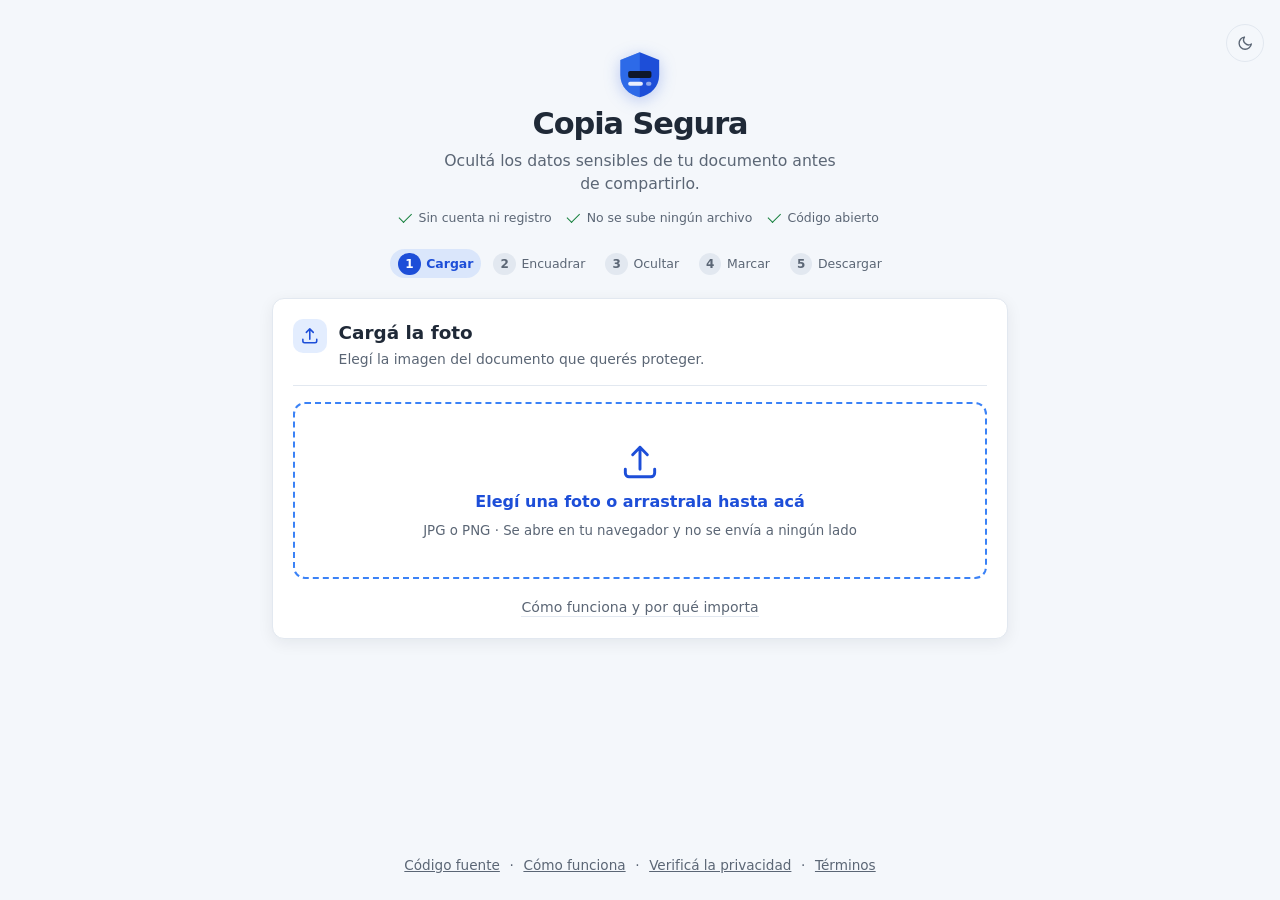
<file: index.html>
<!DOCTYPE html>
<html lang="es">
<head>
    <meta charset="UTF-8">
    <meta name="viewport" content="width=device-width, initial-scale=1.0">
    <title>Copia Segura: protegé tu documento antes de compartirlo</title>
    <meta name="description" content="Ocultá los datos sensibles de tu DNI u otro documento y agregale una marca de agua rastreable. Todo se procesa en tu navegador: nada se sube, y podés comprobarlo.">
    <link rel="icon" type="image/svg+xml" href="assets/icono.svg">
    <link rel="manifest" href="manifest.json">
    <meta name="theme-color" content="#1d4ed8">
    <link rel="stylesheet" href="css/base.css">
    <link rel="stylesheet" href="css/styles.css">
    <!-- In the head and without defer: applies the theme before the first
         paint, so there is no flash of the wrong theme. -->
    <script src="js/theme.js"></script>
</head>
<body>
    <a class="skip-link" href="#content">Saltar al contenido</a>

    <header class="header">
        <button type="button" id="btnTheme" class="theme-toggle" aria-label="Cambiar a modo oscuro">
            <svg class="to-dark" viewBox="0 0 24 24" aria-hidden="true" fill="none"
                 stroke="currentColor" stroke-width="1.8" stroke-linecap="round" stroke-linejoin="round">
                <path d="M20 13a8 8 0 1 1-9-9 6.5 6.5 0 0 0 9 9Z"/>
            </svg>
            <svg class="to-light" viewBox="0 0 24 24" aria-hidden="true" fill="none"
                 stroke="currentColor" stroke-width="1.8" stroke-linecap="round" stroke-linejoin="round">
                <circle cx="12" cy="12" r="4"/>
                <path d="M12 2v2m0 16v2M4.9 4.9l1.4 1.4m11.4 11.4 1.4 1.4M2 12h2m16 0h2M4.9 19.1l1.4-1.4M17.7 6.3l1.4-1.4"/>
            </svg>
        </button>
        <div class="brand">
            <svg class="brand-mark" viewBox="0 0 64 64" aria-hidden="true">
                <path d="M32 3 7 13v19c0 16 10.5 25.5 25 29 14.5-3.5 25-13 25-29V13Z" fill="#1d4ed8"/>
                <path d="M32 3 7 13v19c0 16 10.5 25.5 25 29Z" fill="#3b82f6" opacity=".55"/>
                <rect x="17" y="27" width="30" height="9" rx="2.5" fill="#0f172a"/>
                <rect x="17" y="41" width="19" height="5" rx="2.5" fill="#ffffff" opacity=".9"/>
                <rect x="40" y="41" width="7" height="5" rx="2.5" fill="#ffffff" opacity=".5"/>
            </svg>
            <h1>Copia Segura</h1>
            <p class="brand-tagline">Ocultá los datos sensibles de tu documento antes de compartirlo.</p>
            <ul class="brand-points">
                <li>Sin cuenta ni registro</li>
                <li>No se sube ningún archivo</li>
                <li>Código abierto</li>
            </ul>
        </div>
        <nav aria-label="Progreso">
            <ol id="steps">
                <li data-n="1"><span class="num">1</span><span class="step-name">Cargar</span></li>
                <li data-n="2"><span class="num">2</span><span class="step-name">Encuadrar</span></li>
                <li data-n="3"><span class="num">3</span><span class="step-name">Ocultar</span></li>
                <li data-n="4"><span class="num">4</span><span class="step-name">Marcar</span></li>
                <li data-n="5"><span class="num">5</span><span class="step-name">Descargar</span></li>
            </ol>
        </nav>
    </header>

    <main id="content">
        <!-- ================= Step 1 · Load ================= -->
        <section class="step load" data-step="1" aria-labelledby="t1">
            <div class="step-header">
                <svg viewBox="0 0 24 24" aria-hidden="true" fill="none" stroke="currentColor"
                     stroke-width="1.8" stroke-linecap="round" stroke-linejoin="round">
                    <path d="M12 16V4m0 0 4 4m-4-4-4 4"/><path d="M4 16v2a2 2 0 0 0 2 2h12a2 2 0 0 0 2-2v-2"/>
                </svg>
                <div>
                    <h2 id="t1">Cargá la foto</h2>
                    <p class="step-goal">Elegí la imagen del documento que querés proteger.</p>
                </div>
            </div>
            <div id="uploadZone" class="upload-zone" tabindex="0" role="button"
                 aria-label="Elegir una imagen, o arrastrarla hasta acá">
                <svg viewBox="0 0 24 24" width="44" height="44" aria-hidden="true" fill="none"
                     stroke="currentColor" stroke-width="1.6" stroke-linecap="round" stroke-linejoin="round">
                    <path d="M12 16V4m0 0 4 4m-4-4-4 4"/>
                    <path d="M4 16v2a2 2 0 0 0 2 2h12a2 2 0 0 0 2-2v-2"/>
                </svg>
                <strong>Elegí una foto o arrastrala hasta acá</strong>
                <small>JPG o PNG · Se abre en tu navegador y no se envía a ningún lado</small>
            </div>
            <input type="file" id="fileInput" accept="image/*" hidden>
            <p class="aside-link">
                <a href="como-funciona.html">Cómo funciona y por qué importa</a>
            </p>
        </section>

        <!-- ================= Step 2 · Frame ================= -->
        <section class="step frame" data-step="2" hidden aria-labelledby="t2">
            <div class="step-header">
                <svg viewBox="0 0 24 24" aria-hidden="true" fill="none" stroke="currentColor"
                     stroke-width="1.8" stroke-linecap="round" stroke-linejoin="round">
                    <path d="M4 7V4h3M17 4h3v3M20 17v3h-3M7 20H4v-3"/>
                </svg>
                <div>
                    <h2 id="t2">Encuadrá el documento</h2>
                    <p class="step-goal">Acá recortás y enderezás la foto. No se modifica ningún dato todavía.</p>
                </div>
            </div>

            <div id="templateList" class="template-list" role="radiogroup"
                 aria-label="Tipo de documento"></div>

            <div class="canvas-slot"></div>

            <p class="help">
                <strong>Arrastrá los cuatro círculos</strong> hasta las esquinas del documento.
                Sirve aunque la foto haya salido inclinada o en diagonal: al enderezar, el
                documento queda derecho y recortado.
            </p>
            <div class="button-row">
                <button type="button" id="btnStraighten" class="secondary featured">Enderezar y recortar</button>
                <button type="button" id="btnRotate" class="secondary">
                    <span aria-hidden="true">↻</span> Girar 90°
                </button>
                <button type="button" id="btnRestore" class="secondary">Volver a la original</button>
            </div>

            <div class="button-row main">
                <button type="button" id="btnChangeImage" class="tertiary">Cambiar foto</button>
                <button type="button" id="btnContinue2" class="primary">Continuar</button>
            </div>
        </section>

        <!-- ================= Step 3 · Hide ================= -->
        <section class="step hide" data-step="3" hidden aria-labelledby="t3">
            <div class="step-header">
                <svg viewBox="0 0 24 24" aria-hidden="true" fill="none" stroke="currentColor"
                     stroke-width="1.8" stroke-linecap="round" stroke-linejoin="round">
                    <rect x="3" y="10" width="18" height="5" rx="1.5" fill="currentColor" stroke="none"/>
                    <path d="M3 5h10M3 20h14"/>
                </svg>
                <div>
                    <h2 id="t3">Ocultá los datos sensibles</h2>
                    <p class="step-goal">Acá sí se borra información, y no se puede recuperar.</p>
                </div>
            </div>

            <p class="key-note">
                <span class="key-label">Lo más importante</span>
                <span id="keyText"></span>
            </p>

            <div class="canvas-slot"></div>

            <p class="help" id="drawHint">
                <strong>Arrastrá sobre la foto</strong> para marcar cada zona a ocultar.
                Lo que tapes se destruye de forma irreversible: no es un efecto visual.
            </p>

            <div class="zones-header">
                <h3>Zonas marcadas <span id="zoneCount" class="counter">0</span></h3>
                <button type="button" id="btnUndo" class="tertiary" disabled>Deshacer lo último</button>
            </div>
            <ul id="zoneList" class="zone-list"></ul>

            <details class="guide">
                <summary>Ver la guía completa: qué tapar y qué dejar visible</summary>
                <p class="guide-intro">Si tapás de más, la copia no sirve para el trámite y te la
                   pueden rechazar. El criterio es ocultar lo que permite
                   <strong>hacerse pasar por vos</strong> y dejar lo que permite
                   <strong>verificar que sos vos</strong>.</p>
                <h4 class="guide-heading cover">Conviene tapar</h4>
                <ul id="coverList" class="guide-list"></ul>
                <h4 class="guide-heading keep">Conviene dejar visible</h4>
                <ul id="keepList" class="guide-list"></ul>
            </details>

            <details class="advanced">
                <summary>Estilo del relleno</summary>
                <div class="fill-options" role="radiogroup" aria-label="Estilo del relleno">
                    <label><input type="radio" name="fillMode" value="solid" checked> Sólido</label>
                    <label><input type="radio" name="fillMode" value="noise"> Ruido</label>
                </div>
                <p class="help-minor">Los dos destruyen la información por igual. Es solo estético.</p>
            </details>

            <div class="button-row main">
                <button type="button" id="btnBack3" class="tertiary">Volver</button>
                <button type="button" id="btnContinue3" class="primary">Ocultar y continuar</button>
            </div>
        </section>

        <!-- ================= Step 4 · Mark ================= -->
        <section class="step mark" data-step="4" hidden aria-labelledby="t4">
            <div class="step-header">
                <svg viewBox="0 0 24 24" aria-hidden="true" fill="none" stroke="currentColor"
                     stroke-width="1.8" stroke-linecap="round" stroke-linejoin="round">
                    <path d="M4 20 20 4M9 20l11-11M4 13 13 4"/>
                </svg>
                <div>
                    <h2 id="t4">Agregá una marca de agua</h2>
                    <p class="step-goal">Escribís un texto que se repite sobre toda la copia. Es opcional.</p>
                </div>
            </div>
            <p class="help">Deja constancia de a quién le mandás la copia y para qué. Sirve para
               que no la reutilicen, y el <strong>código</strong> te permite saber cuál se filtró
               si aparece donde no debía.</p>

            <div class="canvas-slot"></div>

            <div class="form">
                <label for="fieldRecipient">¿Para quién es esta copia?</label>
                <input type="text" id="fieldRecipient" maxlength="60"
                       placeholder="Inmobiliaria San Martín" autocomplete="off">

                <label for="fieldPurpose">¿Para qué trámite?</label>
                <input type="text" id="fieldPurpose" maxlength="60"
                       placeholder="Garantía de alquiler" autocomplete="off">

                <label for="fieldDate">Fecha</label>
                <input type="text" id="fieldDate" maxlength="20" autocomplete="off">

                <label for="rangeOpacity">Intensidad de la marca</label>
                <input type="range" id="rangeOpacity" min="12" max="55" value="28">
            </div>

            <p class="code">Código de esta copia: <output id="codeOutput">-</output></p>

            <div class="button-row main">
                <button type="button" id="btnBack4" class="tertiary">Volver</button>
                <button type="button" id="btnContinue4" class="primary">Continuar</button>
            </div>
        </section>

        <!-- ================= Step 5 · Download ================= -->
        <section class="step download" data-step="5" hidden aria-labelledby="t5">
            <div class="step-header">
                <svg viewBox="0 0 24 24" aria-hidden="true" fill="none" stroke="currentColor"
                     stroke-width="1.8" stroke-linecap="round" stroke-linejoin="round">
                    <path d="M12 4v12m0 0 4-4m-4 4-4-4"/><path d="M4 18v2h16v-2"/>
                </svg>
                <div>
                    <h2 id="t5">Revisá y descargá</h2>
                    <p class="step-goal">Mirá el resultado final antes de guardarlo.</p>
                </div>
            </div>
            <p class="help">Esto es exactamente lo que se va a guardar. El archivo se genera de
               cero: sin metadatos, sin ubicación y sin el nombre del archivo original.</p>

            <div class="canvas-area">
                <canvas id="finalCanvas"></canvas>
            </div>

            <div class="download-options">
                <div class="group" role="radiogroup" aria-label="Formato">
                    <span class="group-title">Formato</span>
                    <label><input type="radio" name="format" value="png" checked> PNG</label>
                    <label><input type="radio" name="format" value="jpeg"> JPG · más liviano</label>
                </div>
                <div class="group">
                    <span class="group-title">Opciones</span>
                    <label><input type="checkbox" id="checkGrayscale"> Blanco y negro</label>
                    <label><input type="checkbox" id="checkWatermark" checked> Marca de agua</label>
                </div>
            </div>

            <p class="code" id="codeRow" hidden>
                Anotá el código de esta copia: <strong id="finalCode"></strong>.
                Con el destinatario, el propósito y la fecha podés volver a calcularlo cuando quieras.
            </p>

            <div class="button-row main">
                <button type="button" id="btnBack5" class="tertiary">Volver</button>
                <button type="button" id="btnDownload" class="primary">Descargar</button>
            </div>
            <p id="downloadMsg" class="success" role="status"></p>
            <div class="button-row centered">
                <button type="button" id="btnReset" class="tertiary">Proteger otro documento</button>
            </div>
        </section>
    </main>

    <!-- Canvas shared by steps 2, 3 and 4. main.js moves it to the slot of the
         active step, so the photo always sits above the controls. -->
    <div id="canvasArea" class="canvas-area" hidden>
        <canvas id="canvas"></canvas>
    </div>

    <div id="notice" class="notice" role="alert" hidden></div>

    <footer class="footer">
        <a href="https://github.com/fabiobritez/copiasegura" target="_blank" rel="noopener noreferrer">Código fuente</a>
        <span aria-hidden="true">·</span>
        <a href="como-funciona.html">Cómo funciona</a>
        <span aria-hidden="true">·</span>
        <a href="verificacion.html">Verificá la privacidad</a>
        <span aria-hidden="true">·</span>
        <a href="terminos.html">Términos</a>
    </footer>

    <!--
      Classic scripts, not ES modules, on purpose: browsers block modules over
      file:// because of CORS. This way anyone who downloads the folder can
      double-click index.html and use the tool with no server and no install.
      The order is the dependency order.
    -->
    <script src="js/templates.js"></script>
    <script src="js/geometry.js"></script>
    <script src="js/editor.js"></script>
    <script src="js/redact.js"></script>
    <script src="js/watermark.js"></script>
    <script src="js/export.js"></script>
    <script src="js/main.js"></script>
</body>
</html>
</file>
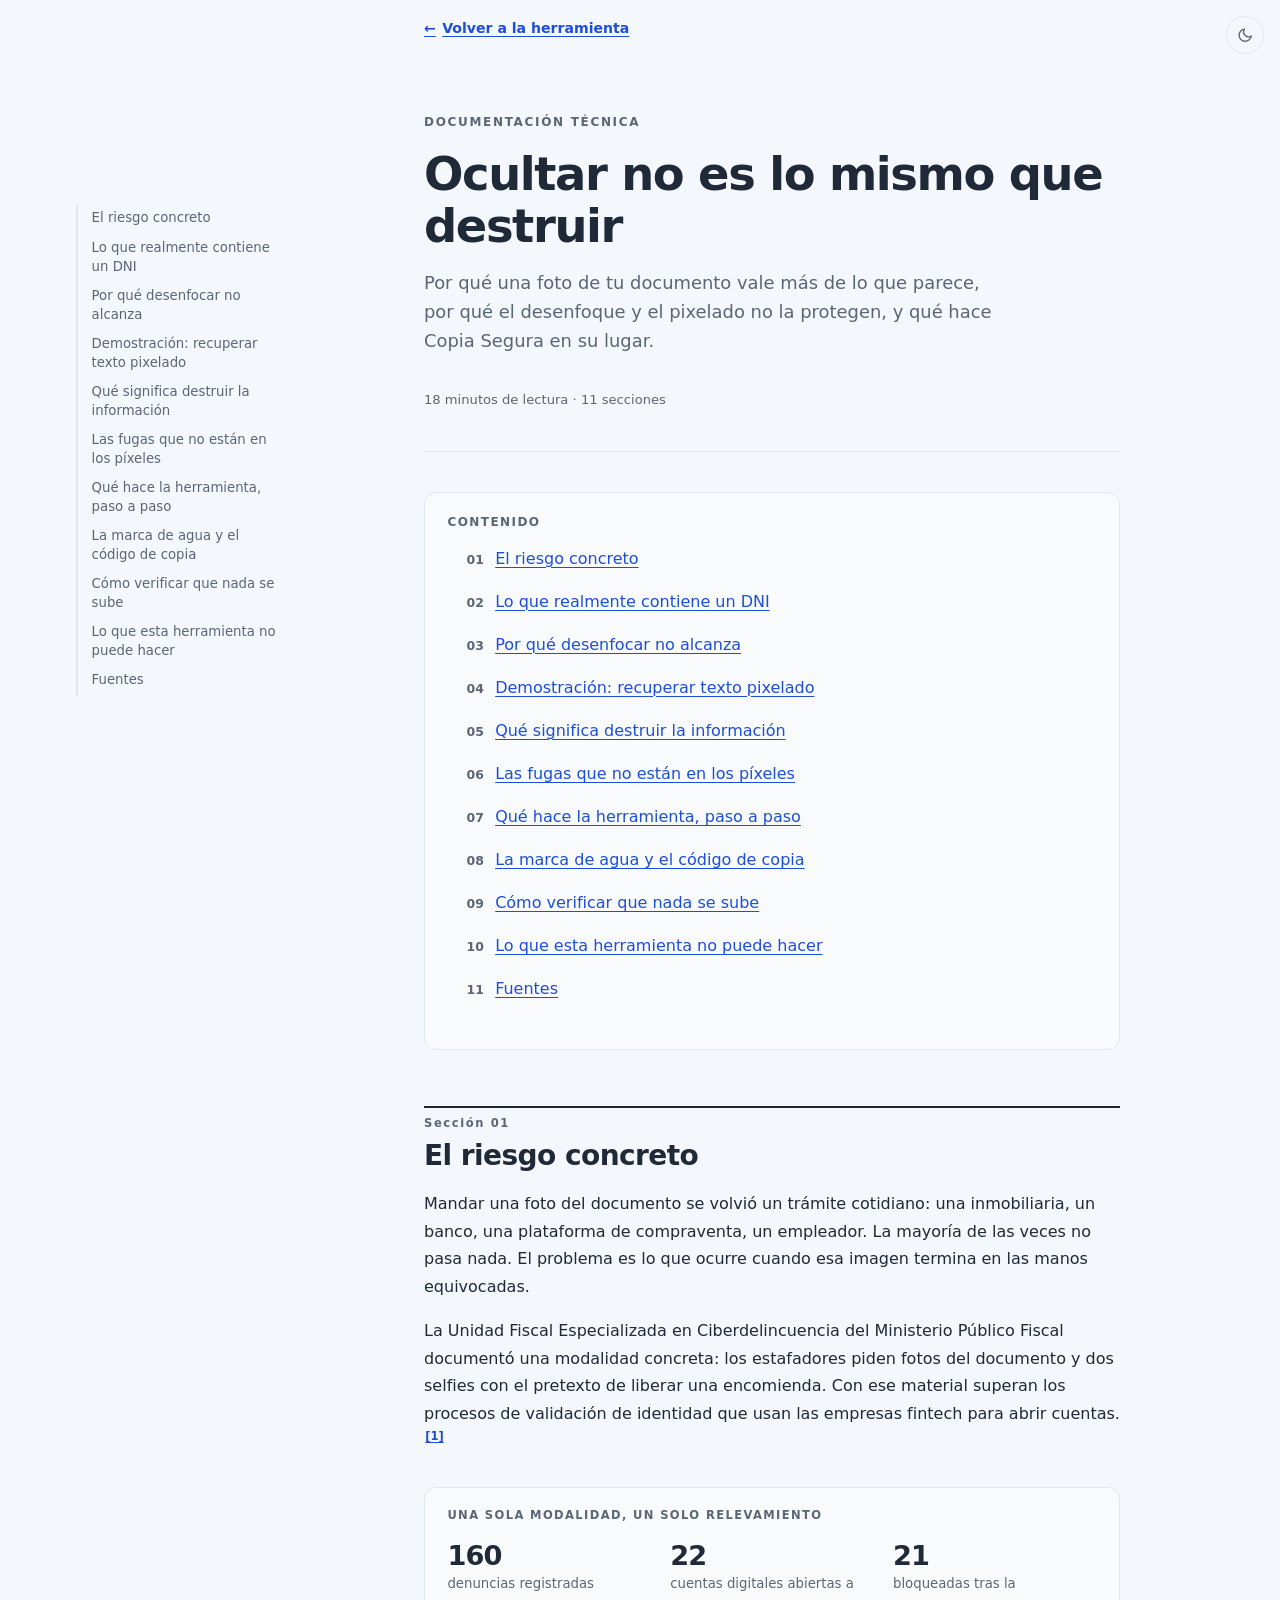
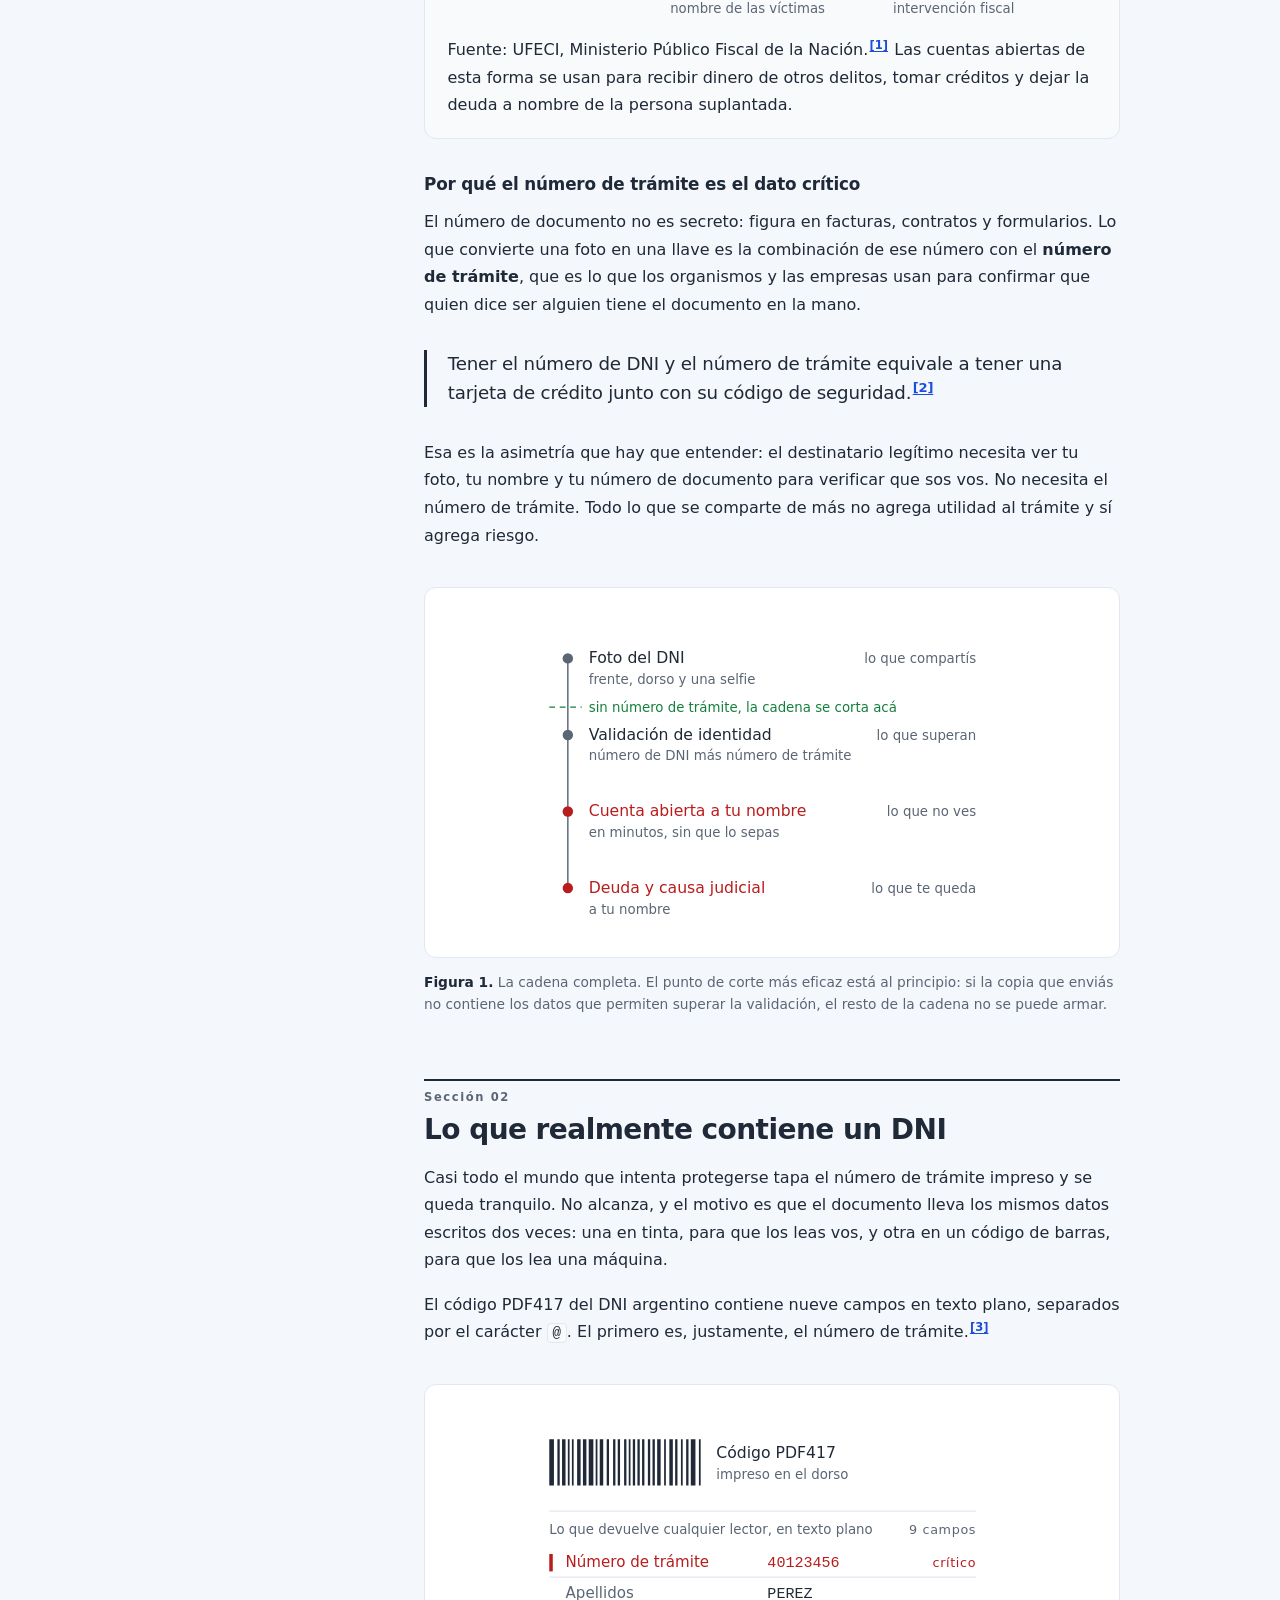
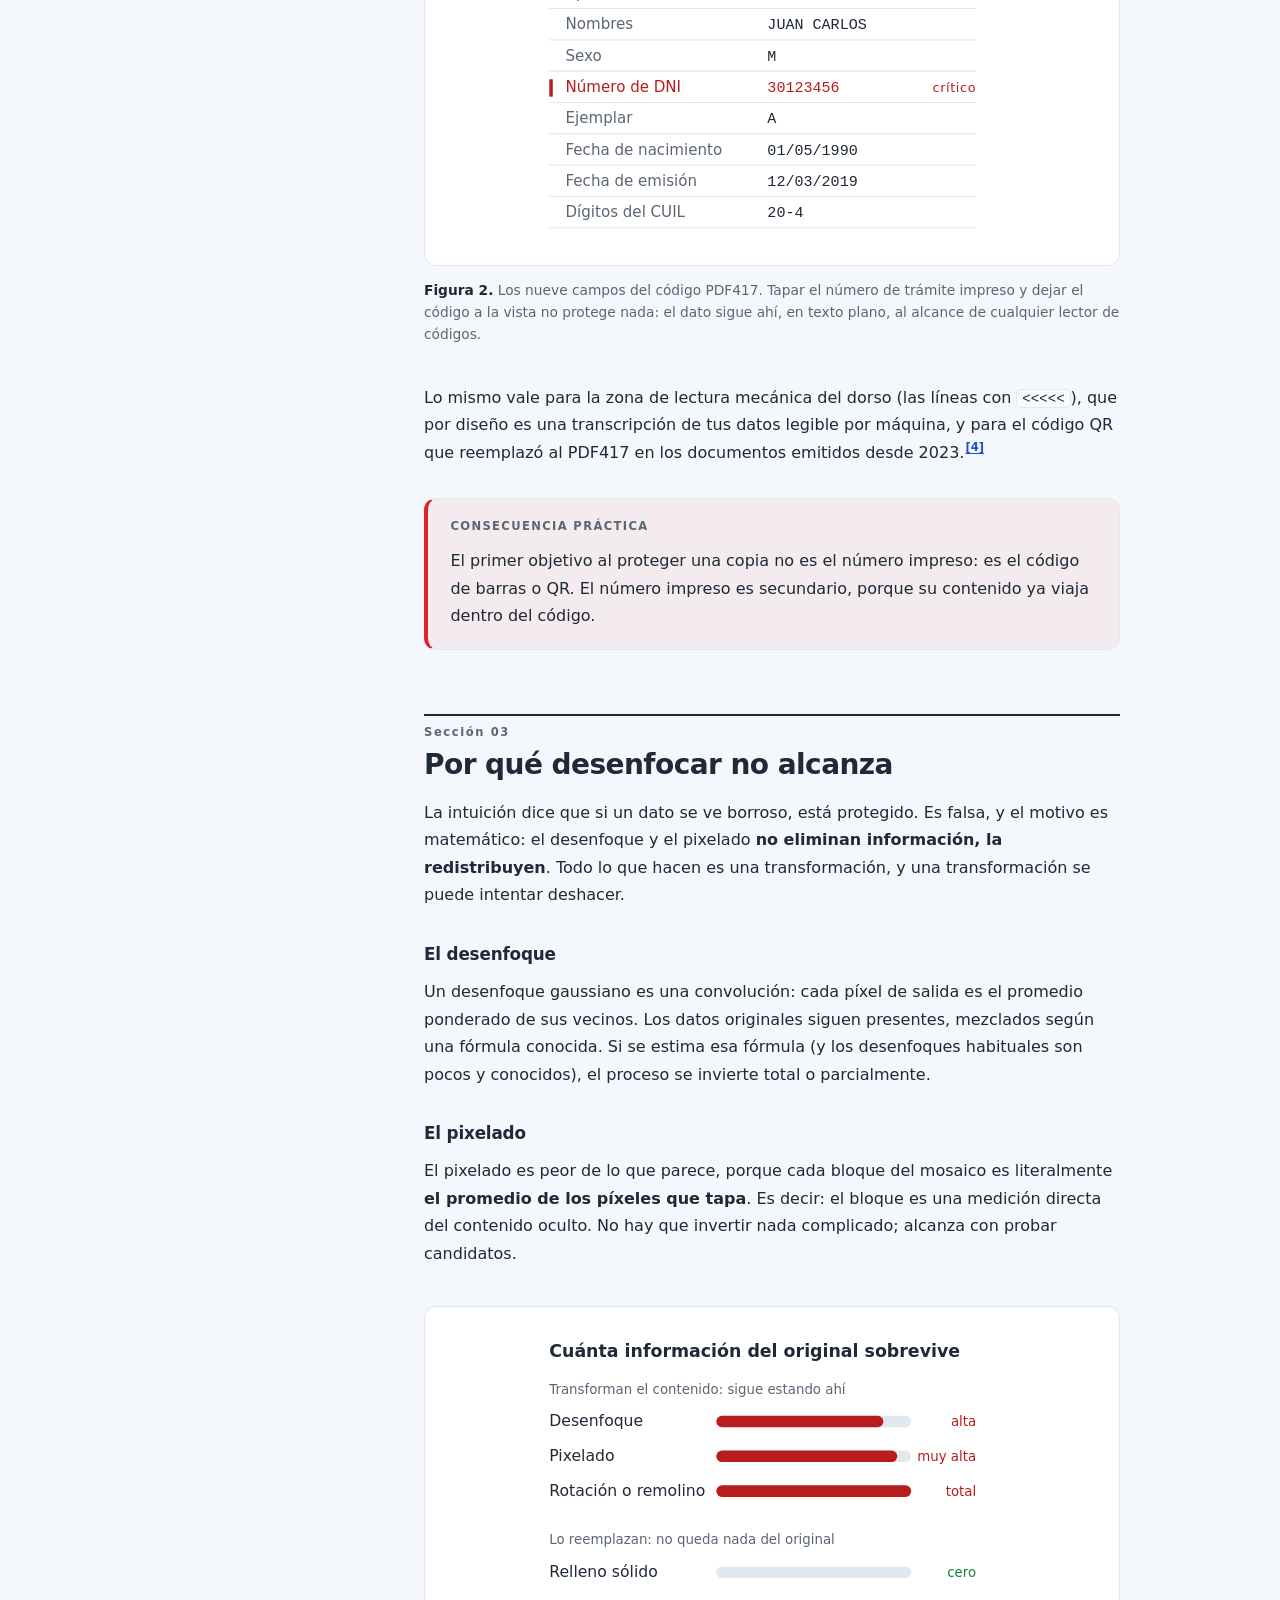
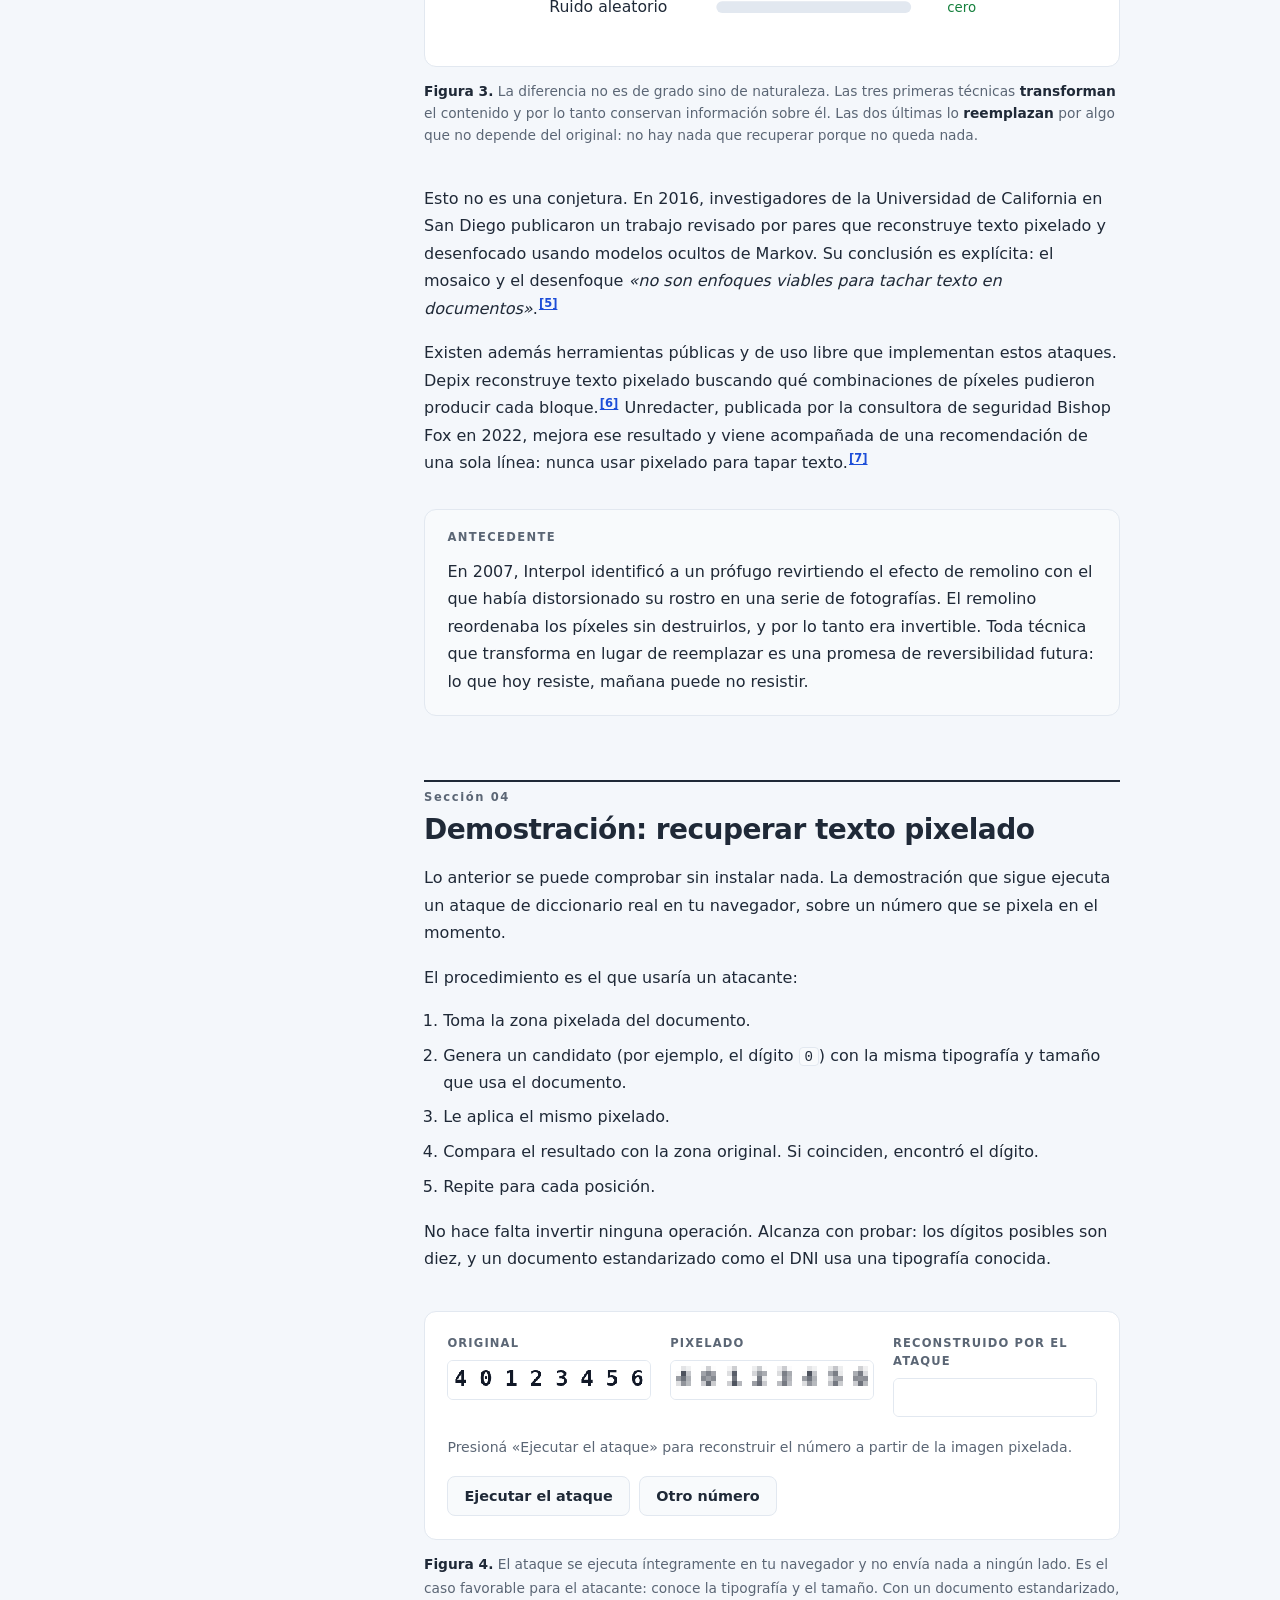
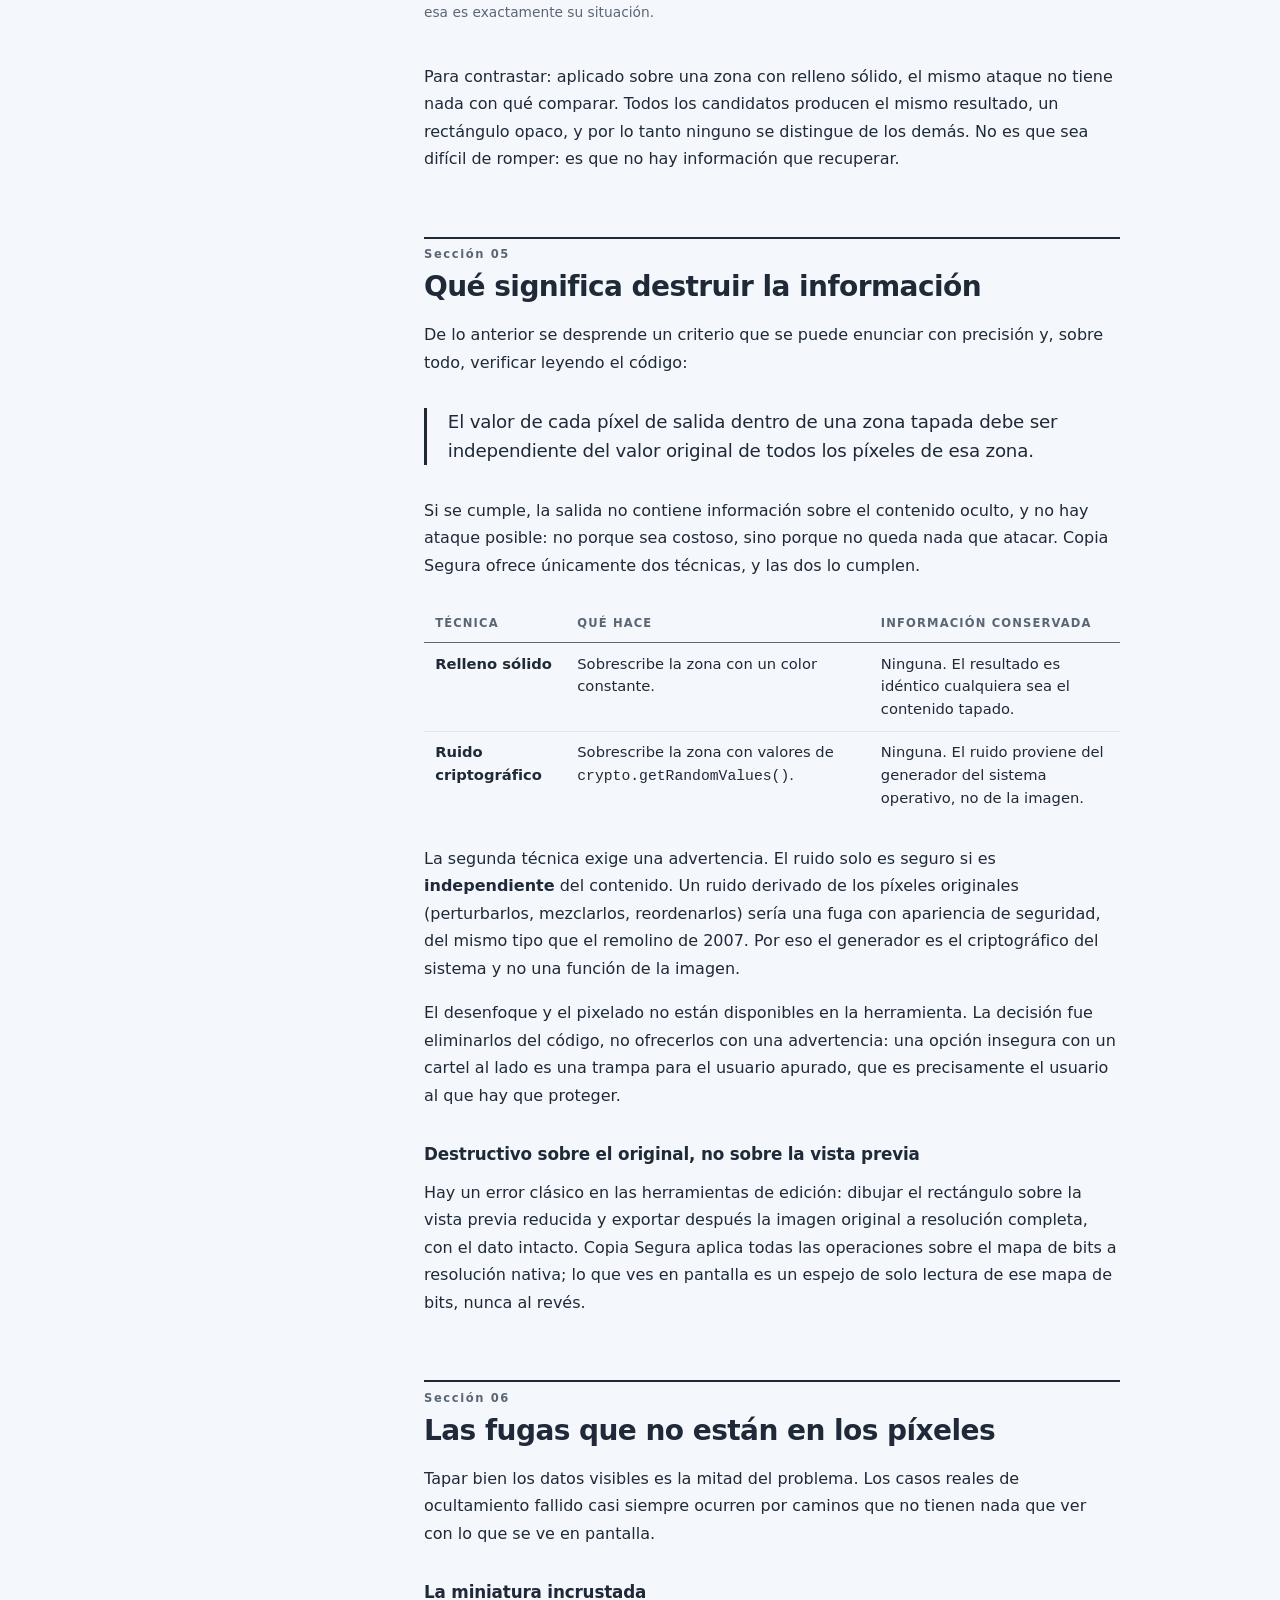
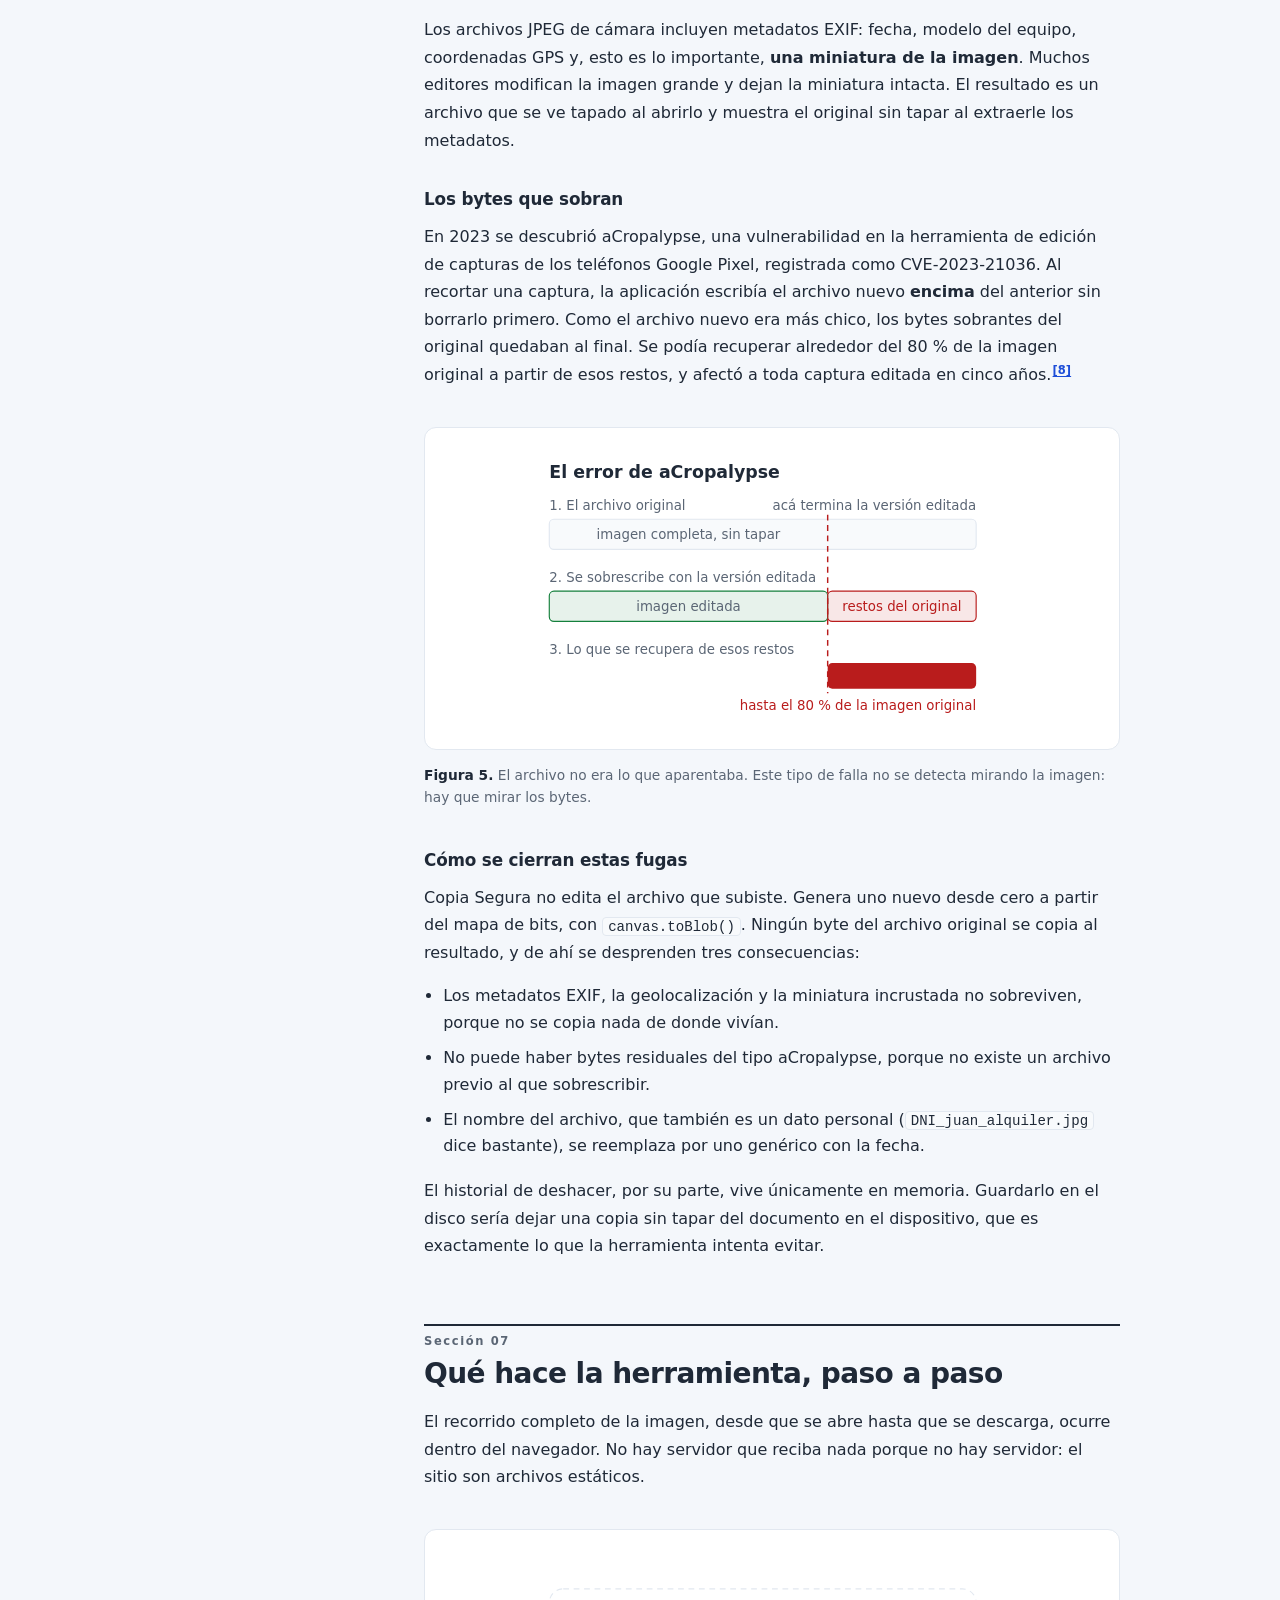
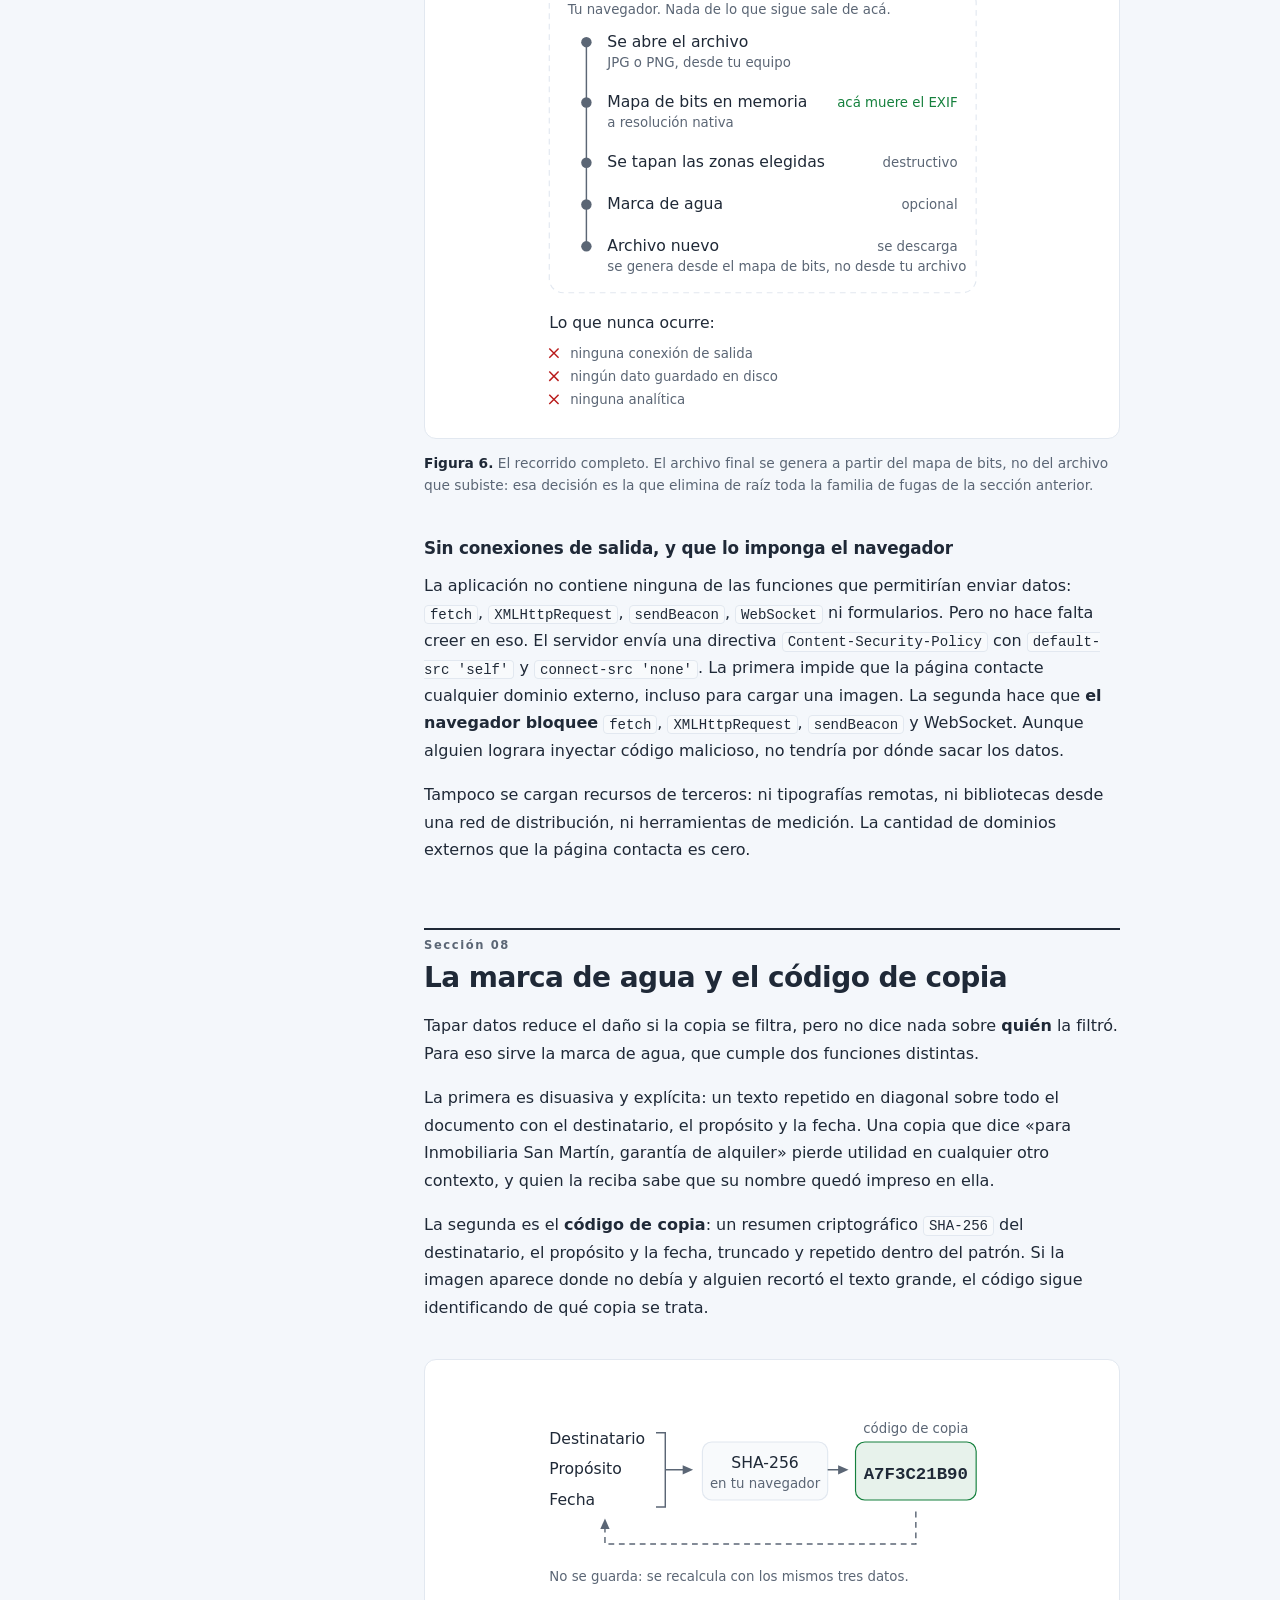
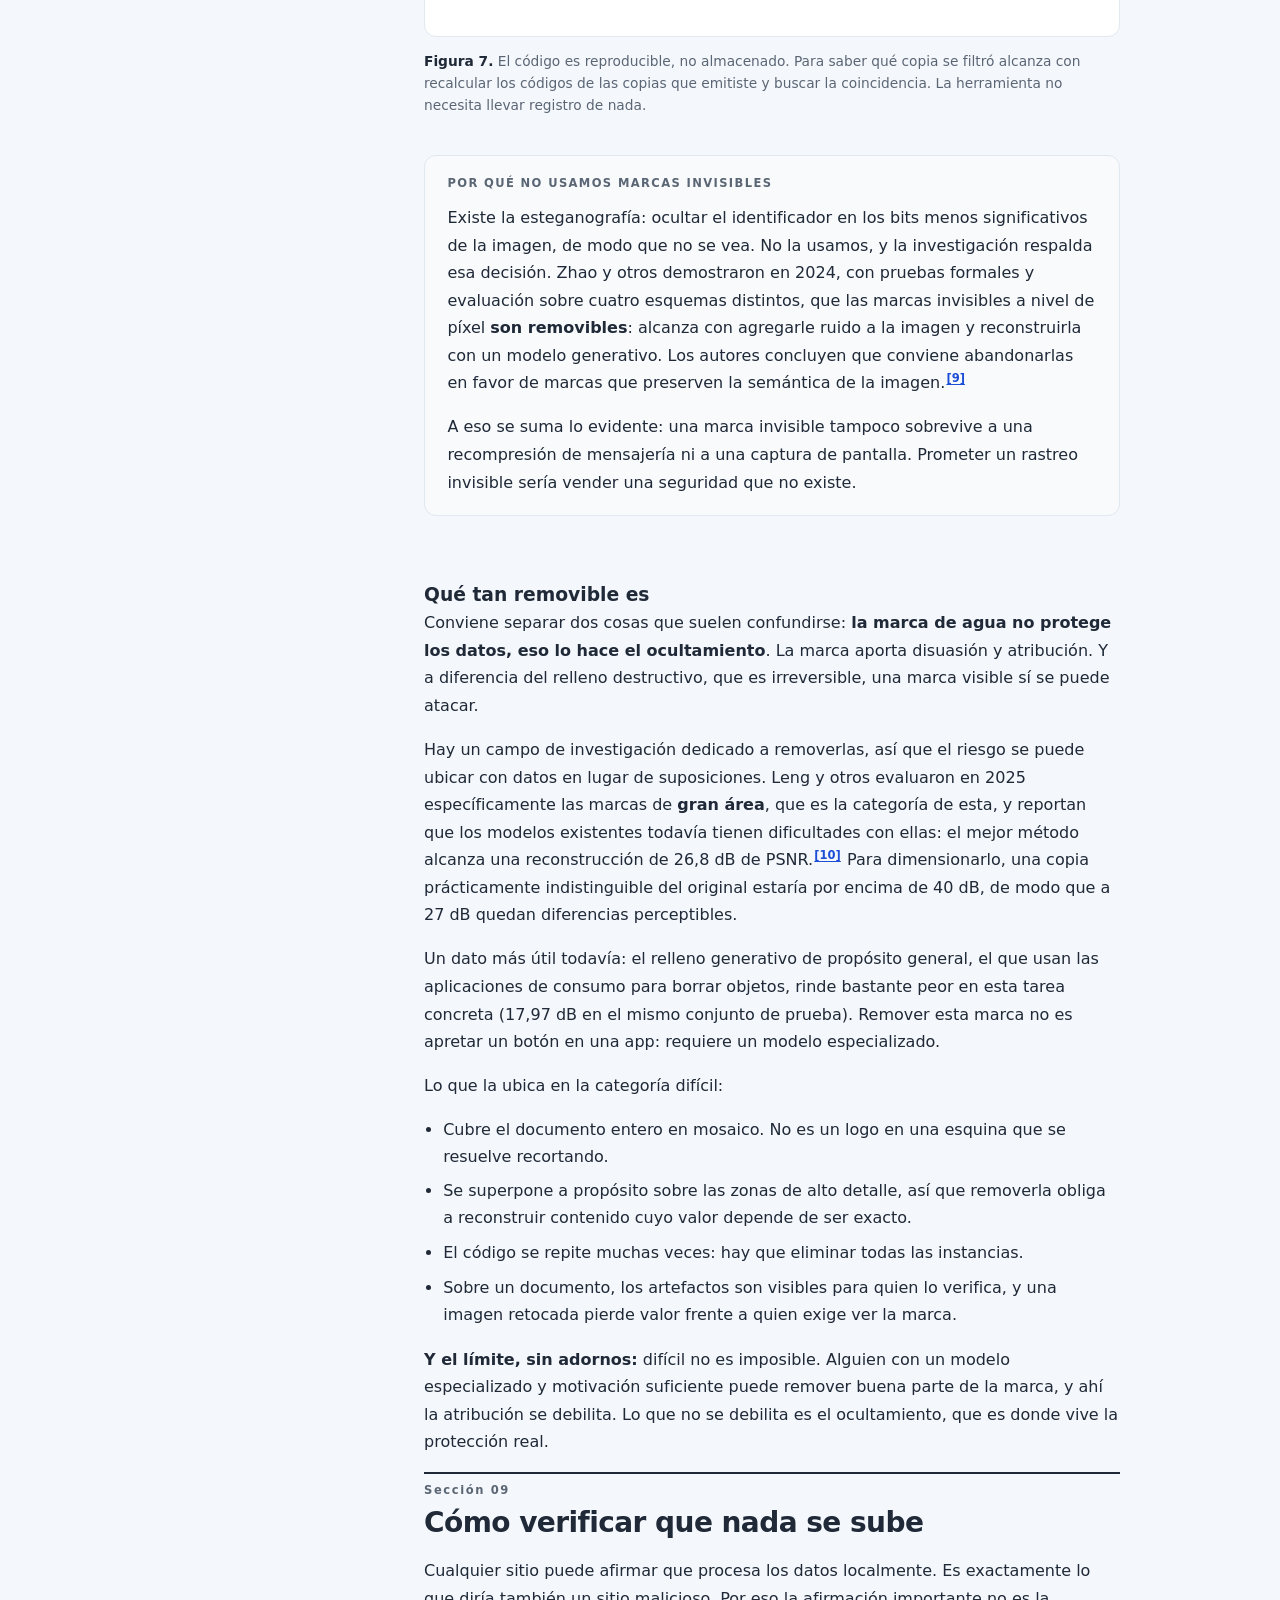
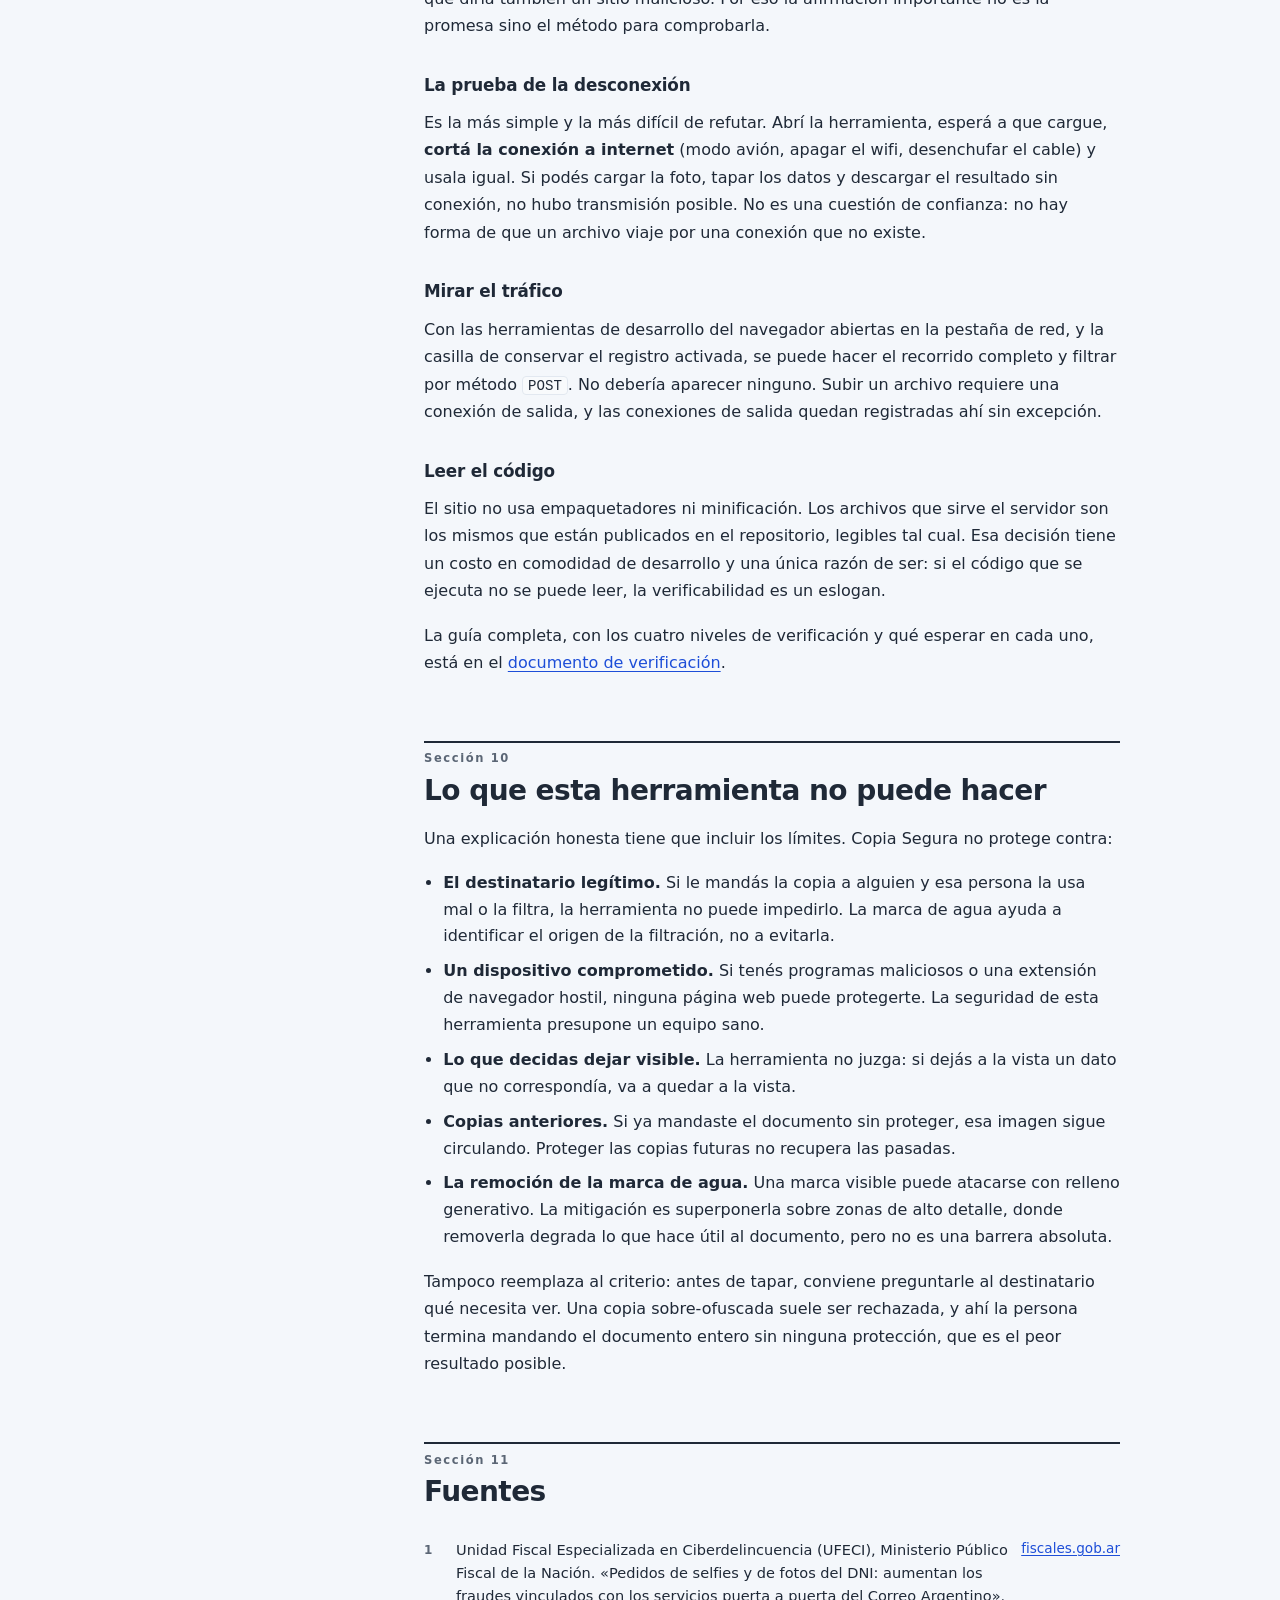
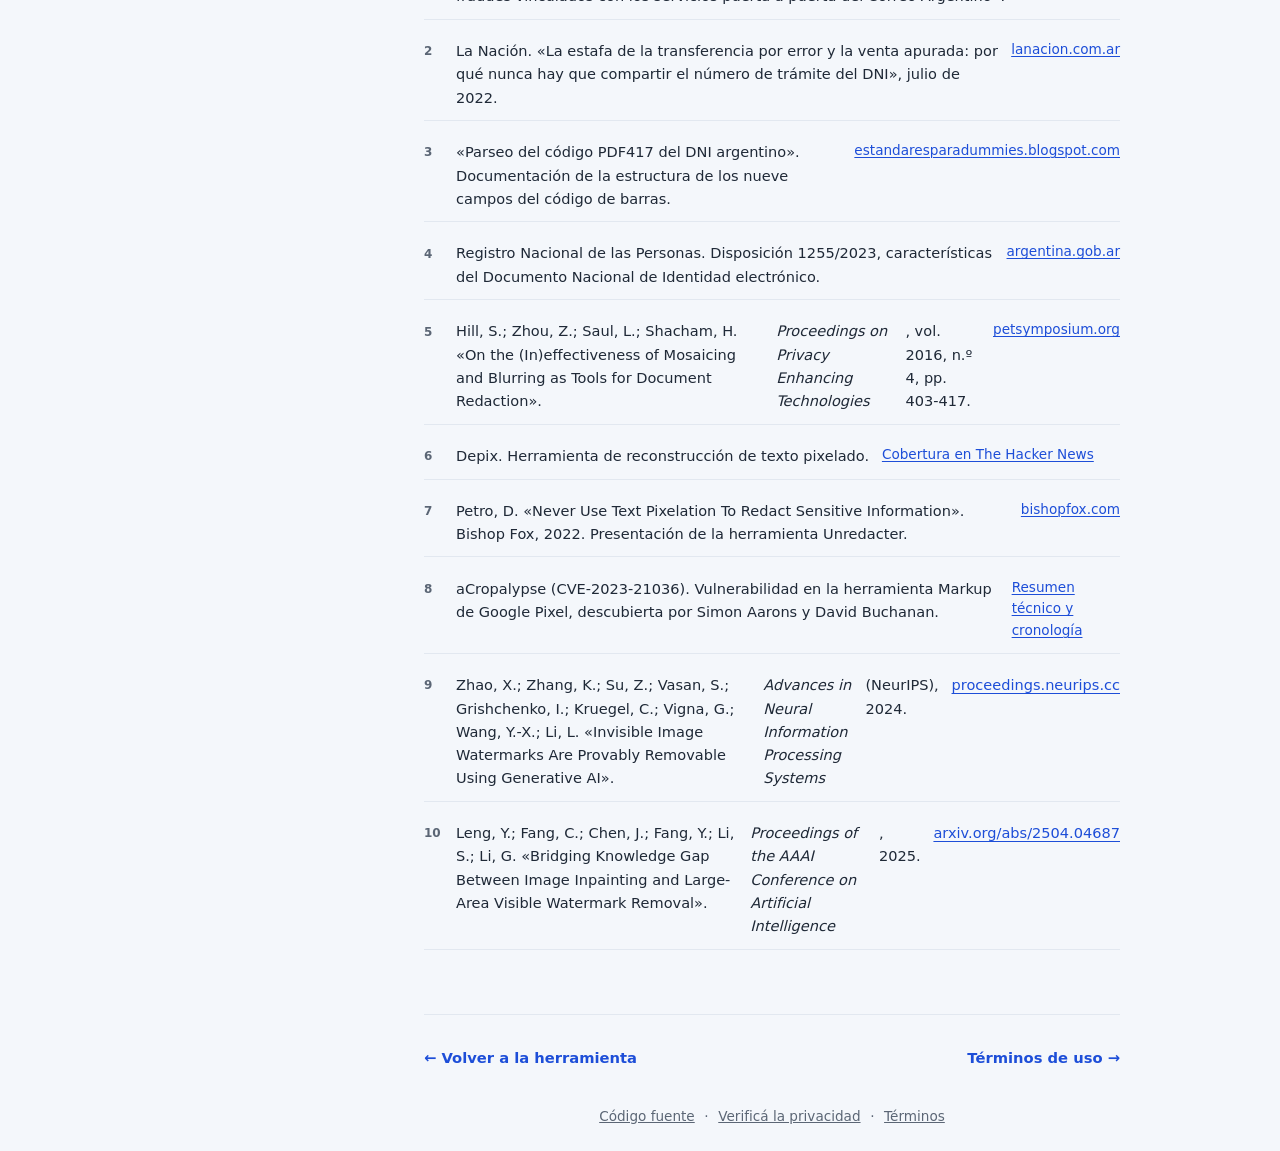
<file: como-funciona.html>
<!DOCTYPE html>
<html lang="es" class="reading">
<head>
    <meta charset="UTF-8">
    <meta name="viewport" content="width=device-width, initial-scale=1.0">
    <title>Cómo funciona · Copia Segura</title>
    <meta name="description" content="Por qué ocultar datos de un documento de identidad importa, por qué desenfocar no alcanza, y cómo Copia Segura destruye la información en lugar de disimularla.">
    <link rel="icon" type="image/svg+xml" href="assets/icono.svg">
    <meta name="theme-color" content="#f4f7fb">
    <link rel="stylesheet" href="css/base.css">
    <link rel="stylesheet" href="css/document.css">
    <script src="js/theme.js"></script>
</head>
<body>
    <a class="skip-link" href="#content">Saltar al contenido</a>

    <header class="header">
        <button type="button" id="btnTheme" class="theme-toggle" aria-label="Cambiar a modo oscuro">
            <svg class="to-dark" viewBox="0 0 24 24" aria-hidden="true" fill="none"
                 stroke="currentColor" stroke-width="1.8" stroke-linecap="round" stroke-linejoin="round">
                <path d="M20 13a8 8 0 1 1-9-9 6.5 6.5 0 0 0 9 9Z"/>
            </svg>
            <svg class="to-light" viewBox="0 0 24 24" aria-hidden="true" fill="none"
                 stroke="currentColor" stroke-width="1.8" stroke-linecap="round" stroke-linejoin="round">
                <circle cx="12" cy="12" r="4"/>
                <path d="M12 2v2m0 16v2M4.9 4.9l1.4 1.4m11.4 11.4 1.4 1.4M2 12h2m16 0h2M4.9 19.1l1.4-1.4M17.7 6.3l1.4-1.4"/>
            </svg>
        </button>
    </header>

    <main class="doc" id="content">
        <a class="back-to-app" href="index.html">
            <span aria-hidden="true">&larr;</span> Volver a la herramienta
        </a>

        <div class="doc-cover">
            <p class="category">Documentación técnica</p>
            <h1>Ocultar no es lo mismo que destruir</h1>
            <p class="lede">
                Por qué una foto de tu documento vale más de lo que parece, por qué el desenfoque
                y el pixelado no la protegen, y qué hace Copia Segura en su lugar.
            </p>
        </div>

        <nav class="toc" aria-labelledby="idx">
            <h2 id="idx">Contenido</h2>
            <ol>
                <li><a href="#riesgo">El riesgo concreto</a></li>
                <li><a href="#codigo">Lo que realmente contiene un DNI</a></li>
                <li><a href="#reversible">Por qué desenfocar no alcanza</a></li>
                <li><a href="#demostracion">Demostración: recuperar texto pixelado</a></li>
                <li><a href="#destruir">Qué significa destruir la información</a></li>
                <li><a href="#fugas">Las fugas que no están en los píxeles</a></li>
                <li><a href="#pipeline">Qué hace la herramienta, paso a paso</a></li>
                <li><a href="#marca">La marca de agua y el código de copia</a></li>
                <li><a href="#verificar">Cómo verificar que nada se sube</a></li>
                <li><a href="#limites">Lo que esta herramienta no puede hacer</a></li>
                <li><a href="#fuentes">Fuentes</a></li>
            </ol>
        </nav>

        <!-- ============================================================ -->
        <section class="section" id="riesgo">
            <h2><span class="number">Sección 01</span>El riesgo concreto</h2>

            <p>
                Mandar una foto del documento se volvió un trámite cotidiano: una inmobiliaria, un
                banco, una plataforma de compraventa, un empleador. La mayoría de las veces no pasa
                nada. El problema es lo que ocurre cuando esa imagen termina en las manos
                equivocadas.
            </p>

            <p>
                La Unidad Fiscal Especializada en Ciberdelincuencia del Ministerio Público Fiscal
                documentó una modalidad concreta: los estafadores piden fotos del documento y dos
                selfies con el pretexto de liberar una encomienda. Con ese material superan los
                procesos de validación de identidad que usan las empresas fintech para abrir
                cuentas.<a href="#f1" class="ref">[1]</a>
            </p>

            <div class="panel-fact">
                <h4>Una sola modalidad, un solo relevamiento</h4>
                <div class="stats">
                    <div class="stat"><strong>160</strong><span>denuncias registradas</span></div>
                    <div class="stat"><strong>22</strong><span>cuentas digitales abiertas a nombre de las víctimas</span></div>
                    <div class="stat"><strong>21</strong><span>bloqueadas tras la intervención fiscal</span></div>
                </div>
                <p class="spaced-top">
                    Fuente: UFECI, Ministerio Público Fiscal de la Nación.<a href="#f1" class="ref">[1]</a>
                    Las cuentas abiertas de esta forma se usan para recibir dinero de otros delitos,
                    tomar créditos y dejar la deuda a nombre de la persona suplantada.
                </p>
            </div>

            <h3>Por qué el número de trámite es el dato crítico</h3>

            <p>
                El número de documento no es secreto: figura en facturas, contratos y formularios.
                Lo que convierte una foto en una llave es la combinación de ese número con el
                <b>número de trámite</b>, que es lo que los organismos y las empresas usan para
                confirmar que quien dice ser alguien tiene el documento en la mano.
            </p>

            <blockquote class="pull-quote">
                Tener el número de DNI y el número de trámite equivale a tener una tarjeta de
                crédito junto con su código de seguridad.<a href="#f2" class="ref">[2]</a>
            </blockquote>

            <p>
                Esa es la asimetría que hay que entender: el destinatario legítimo necesita ver tu
                foto, tu nombre y tu número de documento para verificar que sos vos. No necesita el
                número de trámite. Todo lo que se comparte de más no agrega utilidad al trámite y sí
                agrega riesgo.
            </p>

            <figure class="figure">
                <div class="figure-frame">
                    <svg class="diagram diagram-fit" viewBox="0 0 400 276" role="img"
                         aria-label="Cadena de la suplantación en cuatro pasos: la foto del documento habilita la validación de identidad, la validación abre una cuenta a tu nombre y la cuenta deja deuda y causa judicial a tu nombre. Sin número de trámite la cadena se corta en el primer paso.">
                        <path class="d-line" d="M24 40 V238"/>

                        <circle class="d-mark" cx="24" cy="40" r="4.5"/>
                        <text class="d-key" x="42" y="44">Foto del DNI</text>
                        <text class="d-sub" x="42" y="62">frente, dorso y una selfie</text>
                        <text class="d-sub" x="376" y="44" text-anchor="end">lo que compartís</text>

                        <path class="d-line d-line-safe d-dash" d="M8 82 H36"/>
                        <text class="d-sub d-safe" x="42" y="86">sin número de trámite, la cadena se corta acá</text>

                        <circle class="d-mark" cx="24" cy="106" r="4.5"/>
                        <text class="d-key" x="42" y="110">Validación de identidad</text>
                        <text class="d-sub" x="42" y="128">número de DNI más número de trámite</text>
                        <text class="d-sub" x="376" y="110" text-anchor="end">lo que superan</text>

                        <circle class="d-mark d-mark-crit" cx="24" cy="172" r="4.5"/>
                        <text class="d-key d-crit" x="42" y="176">Cuenta abierta a tu nombre</text>
                        <text class="d-sub" x="42" y="194">en minutos, sin que lo sepas</text>
                        <text class="d-sub" x="376" y="176" text-anchor="end">lo que no ves</text>

                        <circle class="d-mark d-mark-crit" cx="24" cy="238" r="4.5"/>
                        <text class="d-key d-crit" x="42" y="242">Deuda y causa judicial</text>
                        <text class="d-sub" x="42" y="260">a tu nombre</text>
                        <text class="d-sub" x="376" y="242" text-anchor="end">lo que te queda</text>
                    </svg>
                </div>
                <figcaption>
                    <b>Figura 1.</b> La cadena completa. El punto de corte más eficaz está al
                    principio: si la copia que enviás no contiene los datos que permiten superar la
                    validación, el resto de la cadena no se puede armar.
                </figcaption>
            </figure>
        </section>

        <!-- ============================================================ -->
        <section class="section" id="codigo">
            <h2><span class="number">Sección 02</span>Lo que realmente contiene un DNI</h2>

            <p>
                Casi todo el mundo que intenta protegerse tapa el número de trámite impreso y se
                queda tranquilo. No alcanza, y el motivo es que el documento lleva los mismos datos
                escritos dos veces: una en tinta, para que los leas vos, y otra en un código de
                barras, para que los lea una máquina.
            </p>

            <p>
                El código PDF417 del DNI argentino contiene nueve campos en texto plano, separados
                por el carácter <code>@</code>. El primero es, justamente, el número de
                trámite.<a href="#f3" class="ref">[3]</a>
            </p>

            <figure class="figure">
                <div class="figure-frame">
                    <svg class="diagram diagram-fit" viewBox="0 0 400 372" role="img"
                         aria-label="Los nueve campos que cualquier lector obtiene del código PDF417 del DNI, en texto plano: número de trámite (crítico), apellidos, nombres, sexo, número de DNI (crítico), ejemplar, fecha de nacimiento, fecha de emisión y dígitos del CUIL.">
                        <path class="d-ink" d="M8 26h4v40h-4z M15 26h2v40h-2z M19 26h3v40h-3z M24 26h1.5v40h-1.5z
                              M27.5 26h1.5v40h-1.5z M32 26h3v40h-3z M37 26h3v40h-3z M42 26h4v40h-4z
                              M48 26h1.5v40h-1.5z M51.5 26h3v40h-3z M57.5 26h2v40h-2z M63 26h2v40h-2z
                              M67 26h2v40h-2z M72.5 26h2v40h-2z M76.5 26h1.5v40h-1.5z M80 26h2v40h-2z
                              M84 26h2v40h-2z M88 26h2v40h-2z M93 26h2v40h-2z M97 26h2v40h-2z
                              M101 26h3v40h-3z M107 26h1.5v40h-1.5z M111.5 26h3v40h-3z M116.5 26h2v40h-2z
                              M121.5 26h1.5v40h-1.5z M126 26h2v40h-2z M130 26h4v40h-4z M137 26h1.5v40h-1.5z"/>
                        <text class="d-key" x="152" y="42">Código PDF417</text>
                        <text class="d-sub" x="152" y="60">impreso en el dorso</text>

                        <path class="d-rule" d="M8 88 H376"/>
                        <text class="d-sub" x="8" y="108">Lo que devuelve cualquier lector, en texto plano</text>
                        <text class="d-tag" x="376" y="108" text-anchor="end">9 campos</text>

                        <rect class="d-bar" x="8" y="125" width="3" height="15"/>
                        <text class="d-field d-crit" x="22" y="136">Número de trámite</text>
                        <text class="d-mono d-crit" x="196" y="136">40123456</text>
                        <text class="d-tag d-crit" x="376" y="136" text-anchor="end">crítico</text>
                        <path class="d-rule" d="M8 145 H376"/>

                        <text class="d-field" x="22" y="163">Apellidos</text>
                        <text class="d-mono" x="196" y="163">PEREZ</text>
                        <path class="d-rule" d="M8 172 H376"/>

                        <text class="d-field" x="22" y="190">Nombres</text>
                        <text class="d-mono" x="196" y="190">JUAN CARLOS</text>
                        <path class="d-rule" d="M8 199 H376"/>

                        <text class="d-field" x="22" y="217">Sexo</text>
                        <text class="d-mono" x="196" y="217">M</text>
                        <path class="d-rule" d="M8 226 H376"/>

                        <rect class="d-bar" x="8" y="233" width="3" height="15"/>
                        <text class="d-field d-crit" x="22" y="244">Número de DNI</text>
                        <text class="d-mono d-crit" x="196" y="244">30123456</text>
                        <text class="d-tag d-crit" x="376" y="244" text-anchor="end">crítico</text>
                        <path class="d-rule" d="M8 253 H376"/>

                        <text class="d-field" x="22" y="271">Ejemplar</text>
                        <text class="d-mono" x="196" y="271">A</text>
                        <path class="d-rule" d="M8 280 H376"/>

                        <text class="d-field" x="22" y="298">Fecha de nacimiento</text>
                        <text class="d-mono" x="196" y="298">01/05/1990</text>
                        <path class="d-rule" d="M8 307 H376"/>

                        <text class="d-field" x="22" y="325">Fecha de emisión</text>
                        <text class="d-mono" x="196" y="325">12/03/2019</text>
                        <path class="d-rule" d="M8 334 H376"/>

                        <text class="d-field" x="22" y="352">Dígitos del CUIL</text>
                        <text class="d-mono" x="196" y="352">20-4</text>
                        <path class="d-rule" d="M8 361 H376"/>
                    </svg>
                </div>
                <figcaption>
                    <b>Figura 2.</b> Los nueve campos del código PDF417. Tapar el número de trámite
                    impreso y dejar el código a la vista no protege nada: el dato sigue ahí, en
                    texto plano, al alcance de cualquier lector de códigos.
                </figcaption>
            </figure>

            <p>
                Lo mismo vale para la zona de lectura mecánica del dorso (las líneas con
                <code>&lt;&lt;&lt;&lt;&lt;</code>), que por diseño es una transcripción de tus datos
                legible por máquina, y para el código QR que reemplazó al PDF417 en los documentos
                emitidos desde 2023.<a href="#f4" class="ref">[4]</a>
            </p>

            <div class="panel-fact panel-alert">
                <h4>Consecuencia práctica</h4>
                <p>
                    El primer objetivo al proteger una copia no es el número impreso: es el código
                    de barras o QR. El número impreso es secundario, porque su contenido ya viaja
                    dentro del código.
                </p>
            </div>
        </section>

        <!-- ============================================================ -->
        <section class="section" id="reversible">
            <h2><span class="number">Sección 03</span>Por qué desenfocar no alcanza</h2>

            <p>
                La intuición dice que si un dato se ve borroso, está protegido. Es falsa, y el
                motivo es matemático: el desenfoque y el pixelado <b>no eliminan información, la
                redistribuyen</b>. Todo lo que hacen es una transformación, y una transformación se
                puede intentar deshacer.
            </p>

            <h3>El desenfoque</h3>

            <p>
                Un desenfoque gaussiano es una convolución: cada píxel de salida es el promedio
                ponderado de sus vecinos. Los datos originales siguen presentes, mezclados según una
                fórmula conocida. Si se estima esa fórmula (y los desenfoques habituales son pocos
                y conocidos), el proceso se invierte total o parcialmente.
            </p>

            <h3>El pixelado</h3>

            <p>
                El pixelado es peor de lo que parece, porque cada bloque del mosaico es literalmente
                <b>el promedio de los píxeles que tapa</b>. Es decir: el bloque es una medición
                directa del contenido oculto. No hay que invertir nada complicado; alcanza con
                probar candidatos.
            </p>

            <figure class="figure">
                <div class="figure-frame">
                    <svg class="diagram diagram-fit" viewBox="0 0 400 268" role="img"
                         aria-label="Cuánta información del original sobrevive a cada técnica. Las que transforman el contenido conservan información: desenfoque, alta; pixelado, muy alta; rotación o remolino, total. Las que lo reemplazan no conservan nada: relleno sólido, cero; ruido aleatorio, cero.">
                        <text class="d-title" x="8" y="22">Cuánta información del original sobrevive</text>

                        <text class="d-sub" x="8" y="54">Transforman el contenido: sigue estando ahí</text>

                        <text class="d-key" x="8" y="82">Desenfoque</text>
                        <rect class="d-track" x="152" y="73" width="168" height="10" rx="5"/>
                        <rect class="d-bar" x="152" y="73" width="144" height="10" rx="5"/>
                        <text class="d-sub d-crit" x="376" y="82" text-anchor="end">alta</text>

                        <text class="d-key" x="8" y="112">Pixelado</text>
                        <rect class="d-track" x="152" y="103" width="168" height="10" rx="5"/>
                        <rect class="d-bar" x="152" y="103" width="156" height="10" rx="5"/>
                        <text class="d-sub d-crit" x="376" y="112" text-anchor="end">muy alta</text>

                        <text class="d-key" x="8" y="142">Rotación o remolino</text>
                        <rect class="d-track" x="152" y="133" width="168" height="10" rx="5"/>
                        <rect class="d-bar" x="152" y="133" width="168" height="10" rx="5"/>
                        <text class="d-sub d-crit" x="376" y="142" text-anchor="end">total</text>

                        <text class="d-sub" x="8" y="184">Lo reemplazan: no queda nada del original</text>

                        <text class="d-key" x="8" y="212">Relleno sólido</text>
                        <rect class="d-track" x="152" y="203" width="168" height="10" rx="5"/>
                        <text class="d-sub d-safe" x="376" y="212" text-anchor="end">cero</text>

                        <text class="d-key" x="8" y="242">Ruido aleatorio</text>
                        <rect class="d-track" x="152" y="233" width="168" height="10" rx="5"/>
                        <text class="d-sub d-safe" x="376" y="242" text-anchor="end">cero</text>
                    </svg>
                </div>
                <figcaption>
                    <b>Figura 3.</b> La diferencia no es de grado sino de naturaleza. Las tres
                    primeras técnicas <b>transforman</b> el contenido y por lo tanto conservan
                    información sobre él. Las dos últimas lo <b>reemplazan</b> por algo que no
                    depende del original: no hay nada que recuperar porque no queda nada.
                </figcaption>
            </figure>

            <p>
                Esto no es una conjetura. En 2016, investigadores de la Universidad de California
                en San Diego publicaron un trabajo revisado por pares que reconstruye texto
                pixelado y desenfocado usando modelos ocultos de Markov. Su conclusión es
                explícita: el mosaico y el desenfoque <em>«no son enfoques viables para
                tachar texto en documentos»</em>.<a href="#f5" class="ref">[5]</a>
            </p>

            <p>
                Existen además herramientas públicas y de uso libre que implementan estos ataques.
                Depix reconstruye texto pixelado buscando qué combinaciones de píxeles pudieron
                producir cada bloque.<a href="#f6" class="ref">[6]</a> Unredacter, publicada por la
                consultora de seguridad Bishop Fox en 2022, mejora ese resultado y viene acompañada
                de una recomendación de una sola línea: nunca usar pixelado para tapar
                texto.<a href="#f7" class="ref">[7]</a>
            </p>

            <div class="panel-fact">
                <h4>Antecedente</h4>
                <p>
                    En 2007, Interpol identificó a un prófugo revirtiendo el efecto de remolino con
                    el que había distorsionado su rostro en una serie de fotografías. El remolino
                    reordenaba los píxeles sin destruirlos, y por lo tanto era invertible. Toda
                    técnica que transforma en lugar de reemplazar es una promesa de reversibilidad
                    futura: lo que hoy resiste, mañana puede no resistir.
                </p>
            </div>
        </section>

        <!-- ============================================================ -->
        <section class="section" id="demostracion">
            <h2><span class="number">Sección 04</span>Demostración: recuperar texto pixelado</h2>

            <p>
                Lo anterior se puede comprobar sin instalar nada. La demostración que sigue ejecuta
                un ataque de diccionario real en tu navegador, sobre un número que se pixela en el
                momento.
            </p>

            <p>El procedimiento es el que usaría un atacante:</p>

            <ol>
                <li>Toma la zona pixelada del documento.</li>
                <li>Genera un candidato (por ejemplo, el dígito <code>0</code>) con la misma
                    tipografía y tamaño que usa el documento.</li>
                <li>Le aplica el mismo pixelado.</li>
                <li>Compara el resultado con la zona original. Si coinciden, encontró el dígito.</li>
                <li>Repite para cada posición.</li>
            </ol>

            <p>
                No hace falta invertir ninguna operación. Alcanza con probar: los dígitos posibles
                son diez, y un documento estandarizado como el DNI usa una tipografía conocida.
            </p>

            <div class="demo" id="pixelDemo">
                <div class="demo-panel">
                    <div class="demo-row">
                        <div class="demo-cell">
                            <h4>Original</h4>
                            <canvas id="cvOriginal" width="320" height="60"></canvas>
                        </div>
                        <div class="demo-cell">
                            <h4>Pixelado</h4>
                            <canvas id="cvPixelated" width="320" height="60"></canvas>
                        </div>
                        <div class="demo-cell">
                            <h4>Reconstruido por el ataque</h4>
                            <canvas id="cvRecovered" width="320" height="60"></canvas>
                        </div>
                    </div>
                    <p class="demo-status" id="demoStatus">
                        Presioná «Ejecutar el ataque» para reconstruir el número a partir de la
                        imagen pixelada.
                    </p>
                    <div class="demo-controls">
                        <button type="button" id="btnAttack">Ejecutar el ataque</button>
                        <button type="button" id="btnOtherNumber">Otro número</button>
                    </div>
                </div>
                <p class="figure-caption">
                    <b>Figura 4.</b> El ataque se ejecuta íntegramente en tu navegador y no envía
                    nada a ningún lado. Es el caso favorable para el atacante: conoce la tipografía
                    y el tamaño. Con un documento estandarizado, esa es exactamente su situación.
                </p>
            </div>

            <p>
                Para contrastar: aplicado sobre una zona con relleno sólido, el mismo ataque no
                tiene nada con qué comparar. Todos los candidatos producen el mismo resultado, un
                rectángulo opaco, y por lo tanto ninguno se distingue de los demás. No es que sea
                difícil de romper: es que no hay información que recuperar.
            </p>
        </section>

        <!-- ============================================================ -->
        <section class="section" id="destruir">
            <h2><span class="number">Sección 05</span>Qué significa destruir la información</h2>

            <p>
                De lo anterior se desprende un criterio que se puede enunciar con precisión y, sobre
                todo, verificar leyendo el código:
            </p>

            <blockquote class="pull-quote">
                El valor de cada píxel de salida dentro de una zona tapada debe ser independiente
                del valor original de todos los píxeles de esa zona.
            </blockquote>

            <p>
                Si se cumple, la salida no contiene información sobre el contenido oculto, y no hay
                ataque posible: no porque sea costoso, sino porque no queda nada que atacar. Copia
                Segura ofrece únicamente dos técnicas, y las dos lo cumplen.
            </p>

            <table>
                <thead>
                    <tr><th>Técnica</th><th>Qué hace</th><th>Información conservada</th></tr>
                </thead>
                <tbody>
                    <tr>
                        <td><b>Relleno sólido</b></td>
                        <td>Sobrescribe la zona con un color constante.</td>
                        <td>Ninguna. El resultado es idéntico cualquiera sea el contenido tapado.</td>
                    </tr>
                    <tr>
                        <td><b>Ruido criptográfico</b></td>
                        <td>Sobrescribe la zona con valores de <code>crypto.getRandomValues()</code>.</td>
                        <td>Ninguna. El ruido proviene del generador del sistema operativo, no de la imagen.</td>
                    </tr>
                </tbody>
            </table>

            <p>
                La segunda técnica exige una advertencia. El ruido solo es seguro si es
                <b>independiente</b> del contenido. Un ruido derivado de los píxeles originales
                (perturbarlos, mezclarlos, reordenarlos) sería una fuga con apariencia de seguridad,
                del mismo tipo que el remolino de 2007. Por eso el generador es el criptográfico del
                sistema y no una función de la imagen.
            </p>

            <p>
                El desenfoque y el pixelado no están disponibles en la herramienta. La decisión fue
                eliminarlos del código, no ofrecerlos con una advertencia: una opción insegura con
                un cartel al lado es una trampa para el usuario apurado, que es precisamente el
                usuario al que hay que proteger.
            </p>

            <h3>Destructivo sobre el original, no sobre la vista previa</h3>

            <p>
                Hay un error clásico en las herramientas de edición: dibujar el rectángulo sobre la
                vista previa reducida y exportar después la imagen original a resolución completa,
                con el dato intacto. Copia Segura aplica todas las operaciones sobre el mapa de bits
                a resolución nativa; lo que ves en pantalla es un espejo de solo lectura de ese mapa
                de bits, nunca al revés.
            </p>
        </section>

        <!-- ============================================================ -->
        <section class="section" id="fugas">
            <h2><span class="number">Sección 06</span>Las fugas que no están en los píxeles</h2>

            <p>
                Tapar bien los datos visibles es la mitad del problema. Los casos reales de
                ocultamiento fallido casi siempre ocurren por caminos que no tienen nada que ver con lo
                que se ve en pantalla.
            </p>

            <h3>La miniatura incrustada</h3>

            <p>
                Los archivos JPEG de cámara incluyen metadatos EXIF: fecha, modelo del equipo,
                coordenadas GPS y, esto es lo importante, <b>una miniatura de la imagen</b>. Muchos
                editores modifican la imagen grande y dejan la miniatura intacta. El resultado es un
                archivo que se ve tapado al abrirlo y muestra el original sin tapar al extraerle los
                metadatos.
            </p>

            <h3>Los bytes que sobran</h3>

            <p>
                En 2023 se descubrió aCropalypse, una vulnerabilidad en la herramienta de edición de
                capturas de los teléfonos Google Pixel, registrada como CVE-2023-21036. Al recortar
                una captura, la aplicación escribía el archivo nuevo <b>encima</b> del anterior sin
                borrarlo primero. Como el archivo nuevo era más chico, los bytes sobrantes del
                original quedaban al final. Se podía recuperar alrededor del 80 % de la imagen
                original a partir de esos restos, y afectó a toda captura editada en cinco
                años.<a href="#f8" class="ref">[8]</a>
            </p>

            <figure class="figure">
                <div class="figure-frame">
                    <svg class="diagram diagram-fit" viewBox="0 0 400 236" role="img"
                         aria-label="El error de aCropalypse: el archivo editado, más chico, se escribe encima del original sin borrarlo, así que la parte final del archivo original queda en el disco y de esos restos se recupera hasta el 80 por ciento de la imagen sin tapar.">
                        <text class="d-title" x="8" y="22">El error de aCropalypse</text>

                        <text class="d-sub" x="8" y="50">1. El archivo original</text>
                        <text class="d-sub" x="376" y="50" text-anchor="end">acá termina la versión editada</text>
                        <rect class="d-box" x="8" y="58" width="368" height="26" rx="4"/>
                        <text class="d-sub" x="128" y="75" text-anchor="middle">imagen completa, sin tapar</text>

                        <text class="d-sub" x="8" y="112">2. Se sobrescribe con la versión editada</text>
                        <rect class="d-box-safe" x="8" y="120" width="240" height="26" rx="4"/>
                        <text class="d-sub" x="128" y="137" text-anchor="middle">imagen editada</text>
                        <rect class="d-box-crit" x="248" y="120" width="128" height="26" rx="4"/>
                        <text class="d-sub d-crit" x="312" y="137" text-anchor="middle">restos del original</text>

                        <text class="d-sub" x="8" y="174">3. Lo que se recupera de esos restos</text>
                        <rect class="d-bar" x="248" y="182" width="128" height="22" rx="4"/>
                        <text class="d-sub d-crit" x="376" y="222" text-anchor="end">hasta el 80 % de la imagen original</text>

                        <path class="d-line d-line-crit d-dash" d="M248 54 V208"/>
                    </svg>
                </div>
                <figcaption>
                    <b>Figura 5.</b> El archivo no era lo que aparentaba. Este tipo de falla no se
                    detecta mirando la imagen: hay que mirar los bytes.
                </figcaption>
            </figure>

            <h3>Cómo se cierran estas fugas</h3>

            <p>
                Copia Segura no edita el archivo que subiste. Genera uno nuevo desde cero a partir
                del mapa de bits, con <code>canvas.toBlob()</code>. Ningún byte del archivo original
                se copia al resultado, y de ahí se desprenden tres consecuencias:
            </p>

            <ul>
                <li>Los metadatos EXIF, la geolocalización y la miniatura incrustada no sobreviven,
                    porque no se copia nada de donde vivían.</li>
                <li>No puede haber bytes residuales del tipo aCropalypse, porque no existe un
                    archivo previo al que sobrescribir.</li>
                <li>El nombre del archivo, que también es un dato personal
                    (<code>DNI_juan_alquiler.jpg</code> dice bastante), se reemplaza por uno
                    genérico con la fecha.</li>
            </ul>

            <p>
                El historial de deshacer, por su parte, vive únicamente en memoria. Guardarlo en el
                disco sería dejar una copia sin tapar del documento en el dispositivo, que es
                exactamente lo que la herramienta intenta evitar.
            </p>
        </section>

        <!-- ============================================================ -->
        <section class="section" id="pipeline">
            <h2><span class="number">Sección 07</span>Qué hace la herramienta, paso a paso</h2>

            <p>
                El recorrido completo de la imagen, desde que se abre hasta que se descarga, ocurre
                dentro del navegador. No hay servidor que reciba nada porque no hay servidor: el
                sitio son archivos estáticos.
            </p>

            <figure class="figure">
                <div class="figure-frame">
                    <svg class="diagram diagram-fit" viewBox="0 0 400 396" role="img"
                         aria-label="Recorrido de la imagen dentro del navegador: se abre el archivo, se convierte en mapa de bits en memoria (ahí muere el EXIF), se tapan las zonas elegidas, se agrega la marca de agua opcional y se genera un archivo nuevo desde el mapa de bits. Nunca hay conexiones de salida, datos guardados en disco ni analítica.">
                        <rect class="d-frame" x="8" y="30" width="368" height="262" rx="12"/>
                        <text class="d-sub" x="24" y="52">Tu navegador. Nada de lo que sigue sale de acá.</text>

                        <path class="d-line" d="M40 76 V252"/>

                        <circle class="d-mark" cx="40" cy="76" r="4.5"/>
                        <text class="d-key" x="58" y="80">Se abre el archivo</text>
                        <text class="d-sub" x="58" y="97">JPG o PNG, desde tu equipo</text>

                        <circle class="d-mark" cx="40" cy="128" r="4.5"/>
                        <text class="d-key" x="58" y="132">Mapa de bits en memoria</text>
                        <text class="d-sub" x="58" y="149">a resolución nativa</text>
                        <text class="d-sub d-safe" x="360" y="132" text-anchor="end">acá muere el EXIF</text>

                        <circle class="d-mark" cx="40" cy="180" r="4.5"/>
                        <text class="d-key" x="58" y="184">Se tapan las zonas elegidas</text>
                        <text class="d-sub" x="360" y="184" text-anchor="end">destructivo</text>

                        <circle class="d-mark" cx="40" cy="216" r="4.5"/>
                        <text class="d-key" x="58" y="220">Marca de agua</text>
                        <text class="d-sub" x="360" y="220" text-anchor="end">opcional</text>

                        <circle class="d-mark" cx="40" cy="252" r="4.5"/>
                        <text class="d-key" x="58" y="256">Archivo nuevo</text>
                        <text class="d-sub" x="58" y="273">se genera desde el mapa de bits, no desde tu archivo</text>
                        <text class="d-sub" x="360" y="256" text-anchor="end">se descarga</text>

                        <text class="d-key" x="8" y="322">Lo que nunca ocurre:</text>
                        <path class="d-line d-line-crit" d="M8 340 l8 8 M16 340 l-8 8"/>
                        <text class="d-sub" x="26" y="348">ninguna conexión de salida</text>
                        <path class="d-line d-line-crit" d="M8 360 l8 8 M16 360 l-8 8"/>
                        <text class="d-sub" x="26" y="368">ningún dato guardado en disco</text>
                        <path class="d-line d-line-crit" d="M8 380 l8 8 M16 380 l-8 8"/>
                        <text class="d-sub" x="26" y="388">ninguna analítica</text>
                    </svg>
                </div>
                <figcaption>
                    <b>Figura 6.</b> El recorrido completo. El archivo final se genera a partir del
                    mapa de bits, no del archivo que subiste: esa decisión es la que elimina de raíz
                    toda la familia de fugas de la sección anterior.
                </figcaption>
            </figure>

            <h3>Sin conexiones de salida, y que lo imponga el navegador</h3>

            <p>
                La aplicación no contiene ninguna de las funciones que permitirían enviar datos:
                <code>fetch</code>, <code>XMLHttpRequest</code>, <code>sendBeacon</code>,
                <code>WebSocket</code> ni formularios. Pero no hace falta creer en eso. El servidor
                envía una directiva <code>Content-Security-Policy</code> con
                <code>default-src 'self'</code> y <code>connect-src 'none'</code>. La primera impide
                que la página contacte cualquier dominio externo, incluso para cargar una imagen. La
                segunda hace que <b>el navegador bloquee</b> <code>fetch</code>,
                <code>XMLHttpRequest</code>, <code>sendBeacon</code> y WebSocket. Aunque alguien
                lograra inyectar código malicioso, no tendría por dónde sacar los datos.
            </p>

            <p>
                Tampoco se cargan recursos de terceros: ni tipografías remotas, ni bibliotecas desde
                una red de distribución, ni herramientas de medición. La cantidad de dominios
                externos que la página contacta es cero.
            </p>
        </section>

        <!-- ============================================================ -->
        <section class="section" id="marca">
            <h2><span class="number">Sección 08</span>La marca de agua y el código de copia</h2>

            <p>
                Tapar datos reduce el daño si la copia se filtra, pero no dice nada sobre
                <b>quién</b> la filtró. Para eso sirve la marca de agua, que cumple dos funciones
                distintas.
            </p>

            <p>
                La primera es disuasiva y explícita: un texto repetido en diagonal sobre todo el
                documento con el destinatario, el propósito y la fecha. Una copia que dice «para
                Inmobiliaria San Martín, garantía de alquiler» pierde utilidad en cualquier otro
                contexto, y quien la reciba sabe que su nombre quedó impreso en ella.
            </p>

            <p>
                La segunda es el <b>código de copia</b>: un resumen criptográfico
                <code>SHA-256</code> del destinatario, el propósito y la fecha, truncado y repetido
                dentro del patrón. Si la imagen aparece donde no debía y alguien recortó el texto
                grande, el código sigue identificando de qué copia se trata.
            </p>

            <figure class="figure">
                <div class="figure-frame">
                    <svg class="diagram diagram-fit" viewBox="0 0 400 196" role="img"
                         aria-label="El código de copia: el destinatario, el propósito y la fecha entran a un SHA-256 calculado en tu navegador y sale un código corto. El código no se guarda: se recalcula a partir de los mismos tres datos.">
                        <text class="d-key" x="8" y="52">Destinatario</text>
                        <text class="d-key" x="8" y="78">Propósito</text>
                        <text class="d-key" x="8" y="104">Fecha</text>
                        <path class="d-line" d="M100 42 H108 V106 H100"/>

                        <path class="d-line" d="M108 74 H126"/>
                        <polygon class="d-mark" points="132,74 123,70 123,78"/>

                        <rect class="d-box" x="140" y="50" width="108" height="50" rx="8"/>
                        <text class="d-key" x="194" y="72" text-anchor="middle">SHA-256</text>
                        <text class="d-sub" x="194" y="90" text-anchor="middle">en tu navegador</text>

                        <path class="d-line" d="M248 74 H260"/>
                        <polygon class="d-mark" points="266,74 257,70 257,78"/>

                        <text class="d-sub" x="324" y="42" text-anchor="middle">código de copia</text>
                        <rect class="d-box-safe" x="272" y="50" width="104" height="50" rx="8"/>
                        <text class="d-code" x="324" y="82" text-anchor="middle">A7F3C21B90</text>

                        <path class="d-line d-dash" d="M324 110 V138 H56 V122"/>
                        <polygon class="d-mark" points="56,116 52,125 60,125"/>
                        <text class="d-sub" x="8" y="170">No se guarda: se recalcula con los mismos tres datos.</text>
                    </svg>
                </div>
                <figcaption>
                    <b>Figura 7.</b> El código es reproducible, no almacenado. Para saber qué copia
                    se filtró alcanza con recalcular los códigos de las copias que emitiste y buscar
                    la coincidencia. La herramienta no necesita llevar registro de nada.
                </figcaption>
            </figure>

            <div class="panel-fact">
                <h4>Por qué no usamos marcas invisibles</h4>
                <p>
                    Existe la esteganografía: ocultar el identificador en los bits menos
                    significativos de la imagen, de modo que no se vea. No la usamos, y la
                    investigación respalda esa decisión. Zhao y otros demostraron en 2024, con
                    pruebas formales y evaluación sobre cuatro esquemas distintos, que las marcas
                    invisibles a nivel de píxel <b>son removibles</b>: alcanza con agregarle ruido a
                    la imagen y reconstruirla con un modelo generativo. Los autores concluyen que
                    conviene abandonarlas en favor de marcas que preserven la semántica de la
                    imagen.<a href="#f9" class="ref">[9]</a>
                </p>
                <p>
                    A eso se suma lo evidente: una marca invisible tampoco sobrevive a una
                    recompresión de mensajería ni a una captura de pantalla. Prometer un rastreo
                    invisible sería vender una seguridad que no existe.
                </p>
            </div>
        </section>

            <h3>Qué tan removible es</h3>

            <p>
                Conviene separar dos cosas que suelen confundirse: <b>la marca de agua no protege los
                datos, eso lo hace el ocultamiento</b>. La marca aporta disuasión y atribución. Y a
                diferencia del relleno destructivo, que es irreversible, una marca visible sí se
                puede atacar.
            </p>

            <p>
                Hay un campo de investigación dedicado a removerlas, así que el riesgo se puede
                ubicar con datos en lugar de suposiciones. Leng y otros evaluaron en 2025
                específicamente las marcas de <b>gran área</b>, que es la categoría de esta, y
                reportan que los modelos existentes todavía tienen dificultades con ellas: el mejor
                método alcanza una reconstrucción de 26,8 dB de PSNR.<a href="#f10" class="ref">[10]</a>
                Para dimensionarlo, una copia prácticamente indistinguible del original estaría por
                encima de 40 dB, de modo que a 27 dB quedan diferencias perceptibles.
            </p>

            <p>
                Un dato más útil todavía: el relleno generativo de propósito general, el que usan las
                aplicaciones de consumo para borrar objetos, rinde bastante peor en esta tarea
                concreta (17,97 dB en el mismo conjunto de prueba). Remover esta marca no es apretar
                un botón en una app: requiere un modelo especializado.
            </p>

            <p>Lo que la ubica en la categoría difícil:</p>

            <ul>
                <li>Cubre el documento entero en mosaico. No es un logo en una esquina que se
                    resuelve recortando.</li>
                <li>Se superpone a propósito sobre las zonas de alto detalle, así que removerla
                    obliga a reconstruir contenido cuyo valor depende de ser exacto.</li>
                <li>El código se repite muchas veces: hay que eliminar todas las instancias.</li>
                <li>Sobre un documento, los artefactos son visibles para quien lo verifica, y una
                    imagen retocada pierde valor frente a quien exige ver la marca.</li>
            </ul>

            <p>
                <b>Y el límite, sin adornos:</b> difícil no es imposible. Alguien con un modelo
                especializado y motivación suficiente puede remover buena parte de la marca, y ahí la
                atribución se debilita. Lo que no se debilita es el ocultamiento, que es donde vive la
                protección real.
            </p>
        </section>

        <!-- ============================================================ -->
        <section class="section" id="verificar">
            <h2><span class="number">Sección 09</span>Cómo verificar que nada se sube</h2>

            <p>
                Cualquier sitio puede afirmar que procesa los datos localmente. Es exactamente lo
                que diría también un sitio malicioso. Por eso la afirmación importante no es la
                promesa sino el método para comprobarla.
            </p>

            <h3>La prueba de la desconexión</h3>

            <p>
                Es la más simple y la más difícil de refutar. Abrí la herramienta, esperá a que
                cargue, <b>cortá la conexión a internet</b> (modo avión, apagar el wifi,
                desenchufar el cable) y usala igual. Si podés cargar la foto, tapar los datos y descargar el
                resultado sin conexión, no hubo transmisión posible. No es una cuestión de
                confianza: no hay forma de que un archivo viaje por una conexión que no existe.
            </p>

            <h3>Mirar el tráfico</h3>

            <p>
                Con las herramientas de desarrollo del navegador abiertas en la pestaña de red, y la
                casilla de conservar el registro activada, se puede hacer el recorrido completo y
                filtrar por método <code>POST</code>. No debería aparecer ninguno. Subir un archivo
                requiere una conexión de salida, y las conexiones de salida quedan registradas ahí
                sin excepción.
            </p>

            <h3>Leer el código</h3>

            <p>
                El sitio no usa empaquetadores ni minificación. Los archivos que sirve el servidor
                son los mismos que están publicados en el repositorio, legibles tal cual. Esa
                decisión tiene un costo en comodidad de desarrollo y una única razón de ser: si el
                código que se ejecuta no se puede leer, la verificabilidad es un eslogan.
            </p>

            <p>
                La guía completa, con los cuatro niveles de verificación y qué esperar en cada uno,
                está en el <a href="verificacion.html">documento de verificación</a>.
            </p>
        </section>

        <!-- ============================================================ -->
        <section class="section" id="limites">
            <h2><span class="number">Sección 10</span>Lo que esta herramienta no puede hacer</h2>

            <p>
                Una explicación honesta tiene que incluir los límites. Copia Segura no protege
                contra:
            </p>

            <ul>
                <li><b>El destinatario legítimo.</b> Si le mandás la copia a alguien y esa persona
                    la usa mal o la filtra, la herramienta no puede impedirlo. La marca de agua
                    ayuda a identificar el origen de la filtración, no a evitarla.</li>
                <li><b>Un dispositivo comprometido.</b> Si tenés programas maliciosos o una
                    extensión de navegador hostil, ninguna página web puede protegerte. La seguridad
                    de esta herramienta presupone un equipo sano.</li>
                <li><b>Lo que decidas dejar visible.</b> La herramienta no juzga: si dejás a la
                    vista un dato que no correspondía, va a quedar a la vista.</li>
                <li><b>Copias anteriores.</b> Si ya mandaste el documento sin proteger, esa imagen
                    sigue circulando. Proteger las copias futuras no recupera las pasadas.</li>
                <li><b>La remoción de la marca de agua.</b> Una marca visible puede atacarse con
                    relleno generativo. La mitigación es superponerla sobre zonas de alto detalle,
                    donde removerla degrada lo que hace útil al documento, pero no es una barrera
                    absoluta.</li>
            </ul>

            <p>
                Tampoco reemplaza al criterio: antes de tapar, conviene preguntarle al destinatario
                qué necesita ver. Una copia sobre-ofuscada suele ser rechazada, y ahí la persona
                termina mandando el documento entero sin ninguna protección, que es el peor
                resultado posible.
            </p>
        </section>

        <!-- ============================================================ -->
        <section class="section sources" id="fuentes">
            <h2><span class="number">Sección 11</span>Fuentes</h2>

            <ol>
                <li id="f1">
                    Unidad Fiscal Especializada en Ciberdelincuencia (UFECI), Ministerio Público
                    Fiscal de la Nación. «Pedidos de selfies y de fotos del DNI: aumentan los
                    fraudes vinculados con los servicios puerta a puerta del Correo Argentino».
                    <span class="publication">
                        <a href="https://www.fiscales.gob.ar/ciberdelincuencia/pedidos-de-selfies-y-de-fotos-del-dni-aumentan-los-fraudes-vinculados-con-los-servicios-puerta-a-puerta-del-correo-argentino/" target="_blank" rel="noopener noreferrer">fiscales.gob.ar</a>
                    </span>
                </li>
                <li id="f2">
                    La Nación. «La estafa de la transferencia por error y la venta apurada: por qué
                    nunca hay que compartir el número de trámite del DNI», julio de 2022.
                    <span class="publication">
                        <a href="https://www.lanacion.com.ar/tecnologia/la-estafa-de-la-transferencia-por-error-y-la-venta-apurada-por-que-nunca-hay-que-compartir-el-numero-nid08072022/" target="_blank" rel="noopener noreferrer">lanacion.com.ar</a>
                    </span>
                </li>
                <li id="f3">
                    «Parseo del código PDF417 del DNI argentino». Documentación de la estructura de
                    los nueve campos del código de barras.
                    <span class="publication">
                        <a href="https://estandaresparadummies.blogspot.com/2020/12/parseo-del-codigo-pdf417-del-dni.html" target="_blank" rel="noopener noreferrer">estandaresparadummies.blogspot.com</a>
                    </span>
                </li>
                <li id="f4">
                    Registro Nacional de las Personas. Disposición 1255/2023, características del
                    Documento Nacional de Identidad electrónico.
                    <span class="publication">
                        <a href="https://www.argentina.gob.ar/normativa/nacional/disposici%C3%B3n-1255-2023-394189/actualizacion" target="_blank" rel="noopener noreferrer">argentina.gob.ar</a>
                    </span>
                </li>
                <li id="f5">
                    Hill, S.; Zhou, Z.; Saul, L.; Shacham, H. «On the (In)effectiveness of Mosaicing
                    and Blurring as Tools for Document Redaction». <i>Proceedings on Privacy
                    Enhancing Technologies</i>, vol. 2016, n.º 4, pp. 403-417.
                    <span class="publication">
                        <a href="https://petsymposium.org/popets/2016/popets-2016-0047.php" target="_blank" rel="noopener noreferrer">petsymposium.org</a>
                    </span>
                </li>
                <li id="f6">
                    Depix. Herramienta de reconstrucción de texto pixelado.
                    <span class="publication">
                        <a href="https://thehackernews.com/2022/02/this-new-tool-can-retrieve-pixelated.html" target="_blank" rel="noopener noreferrer">Cobertura en The Hacker News</a>
                    </span>
                </li>
                <li id="f7">
                    Petro, D. «Never Use Text Pixelation To Redact Sensitive Information».
                    Bishop Fox, 2022. Presentación de la herramienta Unredacter.
                    <span class="publication">
                        <a href="https://bishopfox.com/blog/unredacter-tool-never-pixelation" target="_blank" rel="noopener noreferrer">bishopfox.com</a>
                    </span>
                </li>
                <li id="f8">
                    aCropalypse (CVE-2023-21036). Vulnerabilidad en la herramienta Markup de Google
                    Pixel, descubierta por Simon Aarons y David Buchanan.
                    <span class="publication">
                        <a href="https://en.wikipedia.org/wiki/ACropalypse" target="_blank" rel="noopener noreferrer">Resumen técnico y cronología</a>
                    </span>
                </li>
                <li id="f9">
                    Zhao, X.; Zhang, K.; Su, Z.; Vasan, S.; Grishchenko, I.; Kruegel, C.; Vigna, G.;
                    Wang, Y.-X.; Li, L. «Invisible Image Watermarks Are Provably Removable Using
                    Generative AI». <i>Advances in Neural Information Processing Systems</i>
                    (NeurIPS), 2024.
                    <span class="source-pub">
                        <a href="https://proceedings.neurips.cc/paper_files/paper/2024/file/10272bfd0371ef960ec557ed6c866058-Paper-Conference.pdf" target="_blank" rel="noopener noreferrer">proceedings.neurips.cc</a>
                    </span>
                </li>
                <li id="f10">
                    Leng, Y.; Fang, C.; Chen, J.; Fang, Y.; Li, S.; Li, G. «Bridging Knowledge Gap
                    Between Image Inpainting and Large-Area Visible Watermark Removal».
                    <i>Proceedings of the AAAI Conference on Artificial Intelligence</i>, 2025.
                    <span class="source-pub">
                        <a href="https://arxiv.org/abs/2504.04687" target="_blank" rel="noopener noreferrer">arxiv.org/abs/2504.04687</a>
                    </span>
                </li>
            </ol>
        </section>

        <nav class="doc-nav">
            <a href="index.html"><span aria-hidden="true">&larr;</span> Volver a la herramienta</a>
            <a href="terminos.html">Términos de uso <span aria-hidden="true">&rarr;</span></a>
        </nav>
    </main>

    <footer class="footer">
        <a href="https://github.com/fabiobritez/copiasegura" target="_blank" rel="noopener noreferrer">Código fuente</a>
        <span aria-hidden="true">·</span>
        <a href="verificacion.html">Verificá la privacidad</a>
        <span aria-hidden="true">·</span>
        <a href="terminos.html">Términos</a>
    </footer>

    <script src="js/demos.js"></script>
    <script src="js/navigation.js"></script>
</body>
</html>
</file>
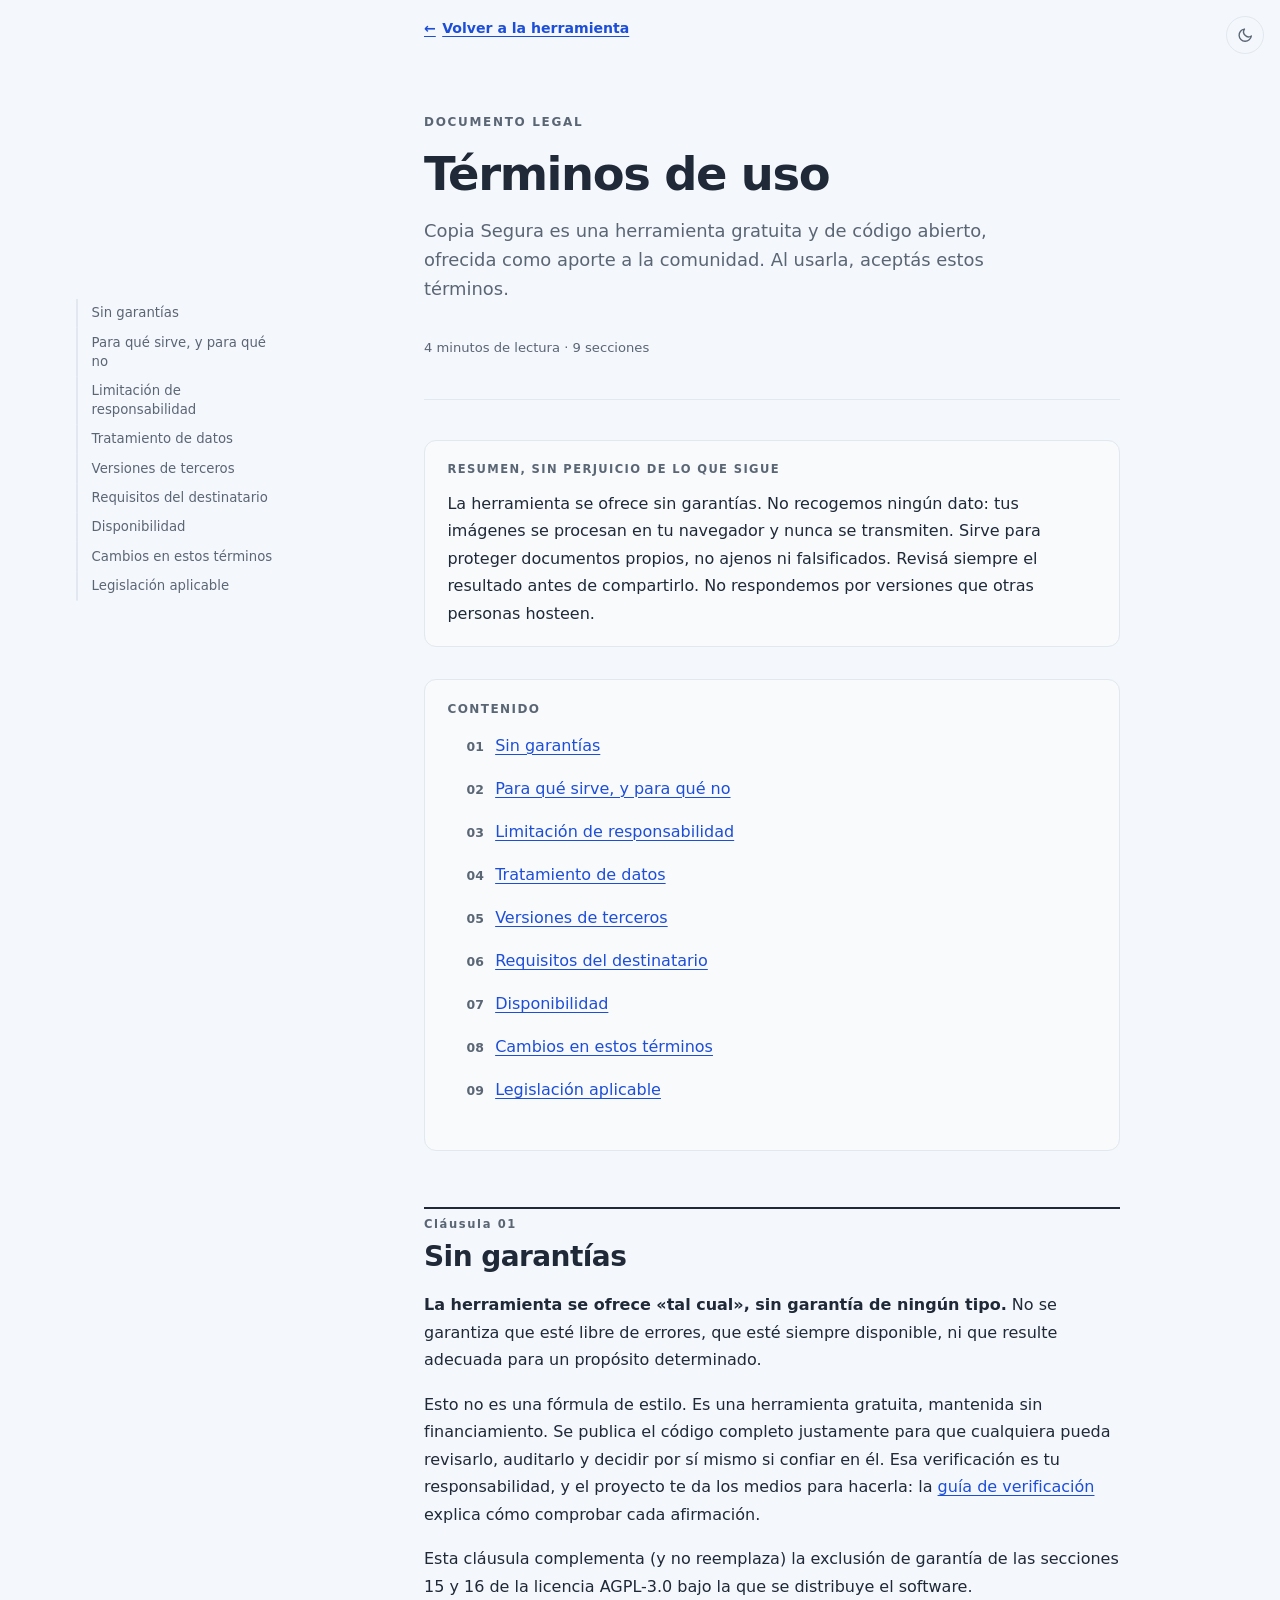
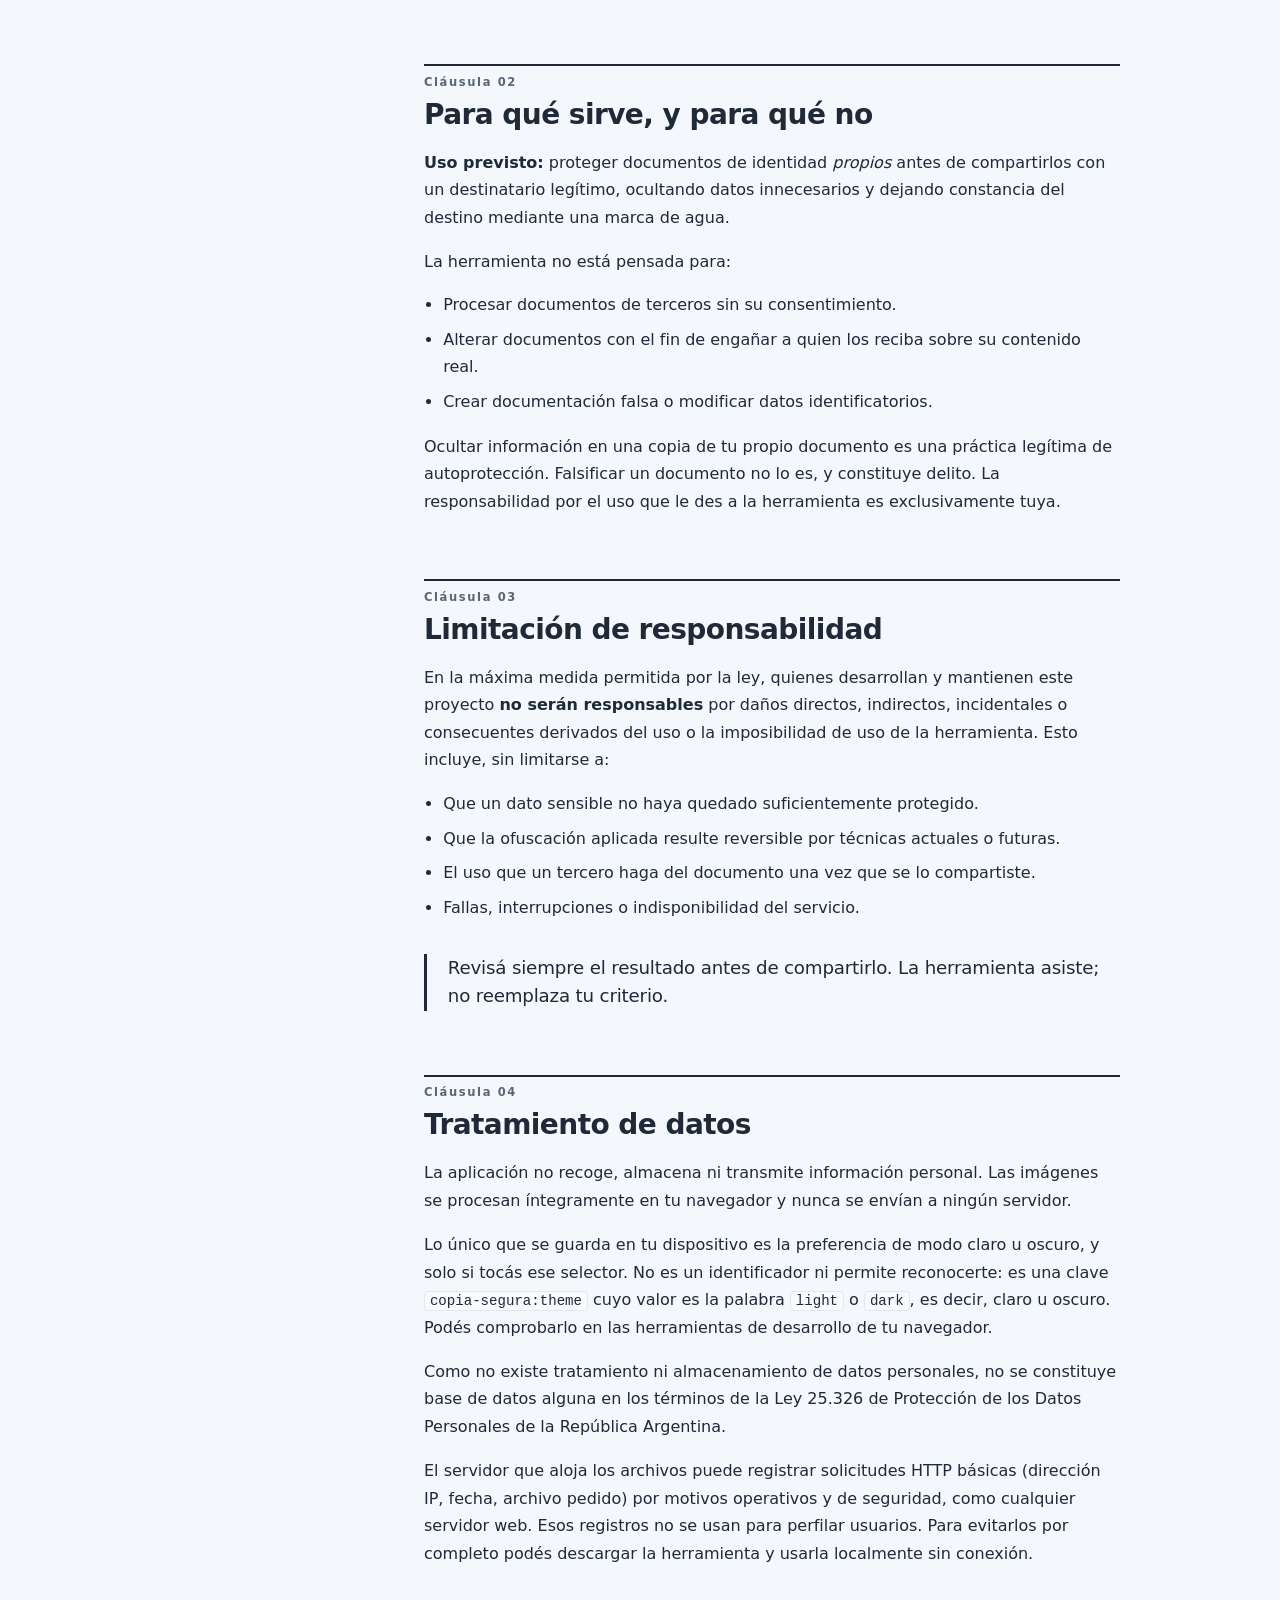
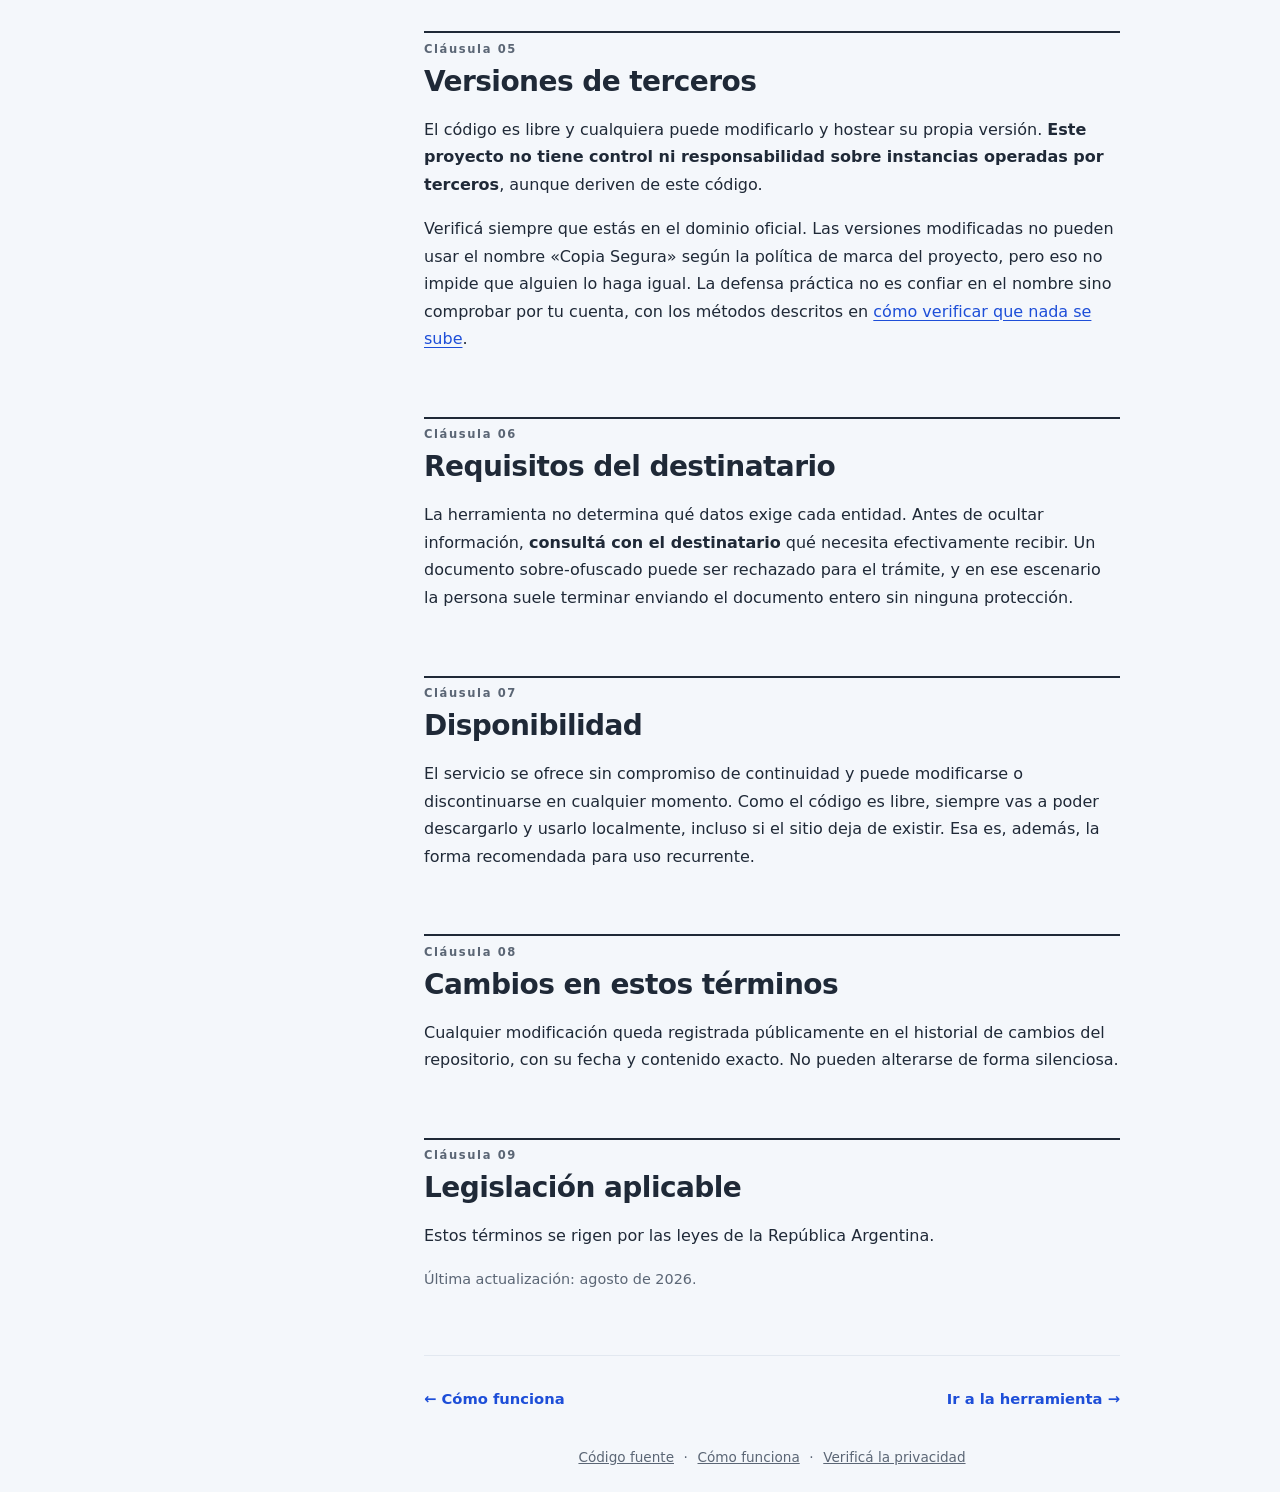
<file: terminos.html>
<!DOCTYPE html>
<html lang="es" class="reading">
<head>
    <meta charset="UTF-8">
    <meta name="viewport" content="width=device-width, initial-scale=1.0">
    <title>Términos de uso · Copia Segura</title>
    <meta name="description" content="Términos de uso de Copia Segura: alcance, garantías, limitación de responsabilidad y tratamiento de datos.">
    <link rel="icon" type="image/svg+xml" href="assets/icono.svg">
    <meta name="theme-color" content="#f4f7fb">
    <link rel="stylesheet" href="css/base.css">
    <link rel="stylesheet" href="css/document.css">
    <script src="js/theme.js"></script>
</head>
<body>
    <a class="skip-link" href="#content">Saltar al contenido</a>

    <header class="header">
        <button type="button" id="btnTheme" class="theme-toggle" aria-label="Cambiar a modo oscuro">
            <svg class="to-dark" viewBox="0 0 24 24" aria-hidden="true" fill="none"
                 stroke="currentColor" stroke-width="1.8" stroke-linecap="round" stroke-linejoin="round">
                <path d="M20 13a8 8 0 1 1-9-9 6.5 6.5 0 0 0 9 9Z"/>
            </svg>
            <svg class="to-light" viewBox="0 0 24 24" aria-hidden="true" fill="none"
                 stroke="currentColor" stroke-width="1.8" stroke-linecap="round" stroke-linejoin="round">
                <circle cx="12" cy="12" r="4"/>
                <path d="M12 2v2m0 16v2M4.9 4.9l1.4 1.4m11.4 11.4 1.4 1.4M2 12h2m16 0h2M4.9 19.1l1.4-1.4M17.7 6.3l1.4-1.4"/>
            </svg>
        </button>
    </header>

    <main class="doc" id="content">
        <a class="back-to-app" href="index.html">
            <span aria-hidden="true">&larr;</span> Volver a la herramienta
        </a>

        <div class="doc-cover">
            <p class="category">Documento legal</p>
            <h1>Términos de uso</h1>
            <p class="lede">
                Copia Segura es una herramienta gratuita y de código abierto, ofrecida como aporte
                a la comunidad. Al usarla, aceptás estos términos.
            </p>
        </div>

        <div class="panel-fact">
            <h4>Resumen, sin perjuicio de lo que sigue</h4>
            <p>
                La herramienta se ofrece sin garantías. No recogemos ningún dato: tus imágenes se
                procesan en tu navegador y nunca se transmiten. Sirve para proteger documentos
                propios, no ajenos ni falsificados. Revisá siempre el resultado antes de
                compartirlo. No respondemos por versiones que otras personas hosteen.
            </p>
        </div>

        <nav class="toc" aria-labelledby="idx">
            <h2 id="idx">Contenido</h2>
            <ol>
                <li><a href="#garantias">Sin garantías</a></li>
                <li><a href="#alcance">Para qué sirve, y para qué no</a></li>
                <li><a href="#responsabilidad">Limitación de responsabilidad</a></li>
                <li><a href="#datos">Tratamiento de datos</a></li>
                <li><a href="#terceros">Versiones de terceros</a></li>
                <li><a href="#destinatario">Requisitos del destinatario</a></li>
                <li><a href="#disponibilidad">Disponibilidad</a></li>
                <li><a href="#cambios">Cambios en estos términos</a></li>
                <li><a href="#ley">Legislación aplicable</a></li>
            </ol>
        </nav>

        <section class="section" id="garantias">
            <h2><span class="number">Cláusula 01</span>Sin garantías</h2>
            <p>
                <b>La herramienta se ofrece «tal cual», sin garantía de ningún tipo.</b> No se
                garantiza que esté libre de errores, que esté siempre disponible, ni que resulte
                adecuada para un propósito determinado.
            </p>
            <p>
                Esto no es una fórmula de estilo. Es una herramienta gratuita, mantenida sin
                financiamiento. Se publica el código completo justamente para que cualquiera pueda
                revisarlo, auditarlo y decidir por sí mismo si confiar en él. Esa verificación es
                tu responsabilidad, y el proyecto te da los medios para hacerla: la
                <a href="como-funciona.html#verificar">guía de verificación</a> explica cómo
                comprobar cada afirmación.
            </p>
            <p>
                Esta cláusula complementa (y no reemplaza) la exclusión de garantía de las
                secciones 15 y 16 de la licencia AGPL-3.0 bajo la que se distribuye el software.
            </p>
        </section>

        <section class="section" id="alcance">
            <h2><span class="number">Cláusula 02</span>Para qué sirve, y para qué no</h2>
            <p>
                <b>Uso previsto:</b> proteger documentos de identidad <i>propios</i> antes de
                compartirlos con un destinatario legítimo, ocultando datos innecesarios y dejando
                constancia del destino mediante una marca de agua.
            </p>
            <p>La herramienta no está pensada para:</p>
            <ul>
                <li>Procesar documentos de terceros sin su consentimiento.</li>
                <li>Alterar documentos con el fin de engañar a quien los reciba sobre su contenido real.</li>
                <li>Crear documentación falsa o modificar datos identificatorios.</li>
            </ul>
            <p>
                Ocultar información en una copia de tu propio documento es una práctica legítima de
                autoprotección. Falsificar un documento no lo es, y constituye delito. La
                responsabilidad por el uso que le des a la herramienta es exclusivamente tuya.
            </p>
        </section>

        <section class="section" id="responsabilidad">
            <h2><span class="number">Cláusula 03</span>Limitación de responsabilidad</h2>
            <p>
                En la máxima medida permitida por la ley, quienes desarrollan y mantienen este
                proyecto <b>no serán responsables</b> por daños directos, indirectos, incidentales o
                consecuentes derivados del uso o la imposibilidad de uso de la herramienta. Esto
                incluye, sin limitarse a:
            </p>
            <ul>
                <li>Que un dato sensible no haya quedado suficientemente protegido.</li>
                <li>Que la ofuscación aplicada resulte reversible por técnicas actuales o futuras.</li>
                <li>El uso que un tercero haga del documento una vez que se lo compartiste.</li>
                <li>Fallas, interrupciones o indisponibilidad del servicio.</li>
            </ul>
            <blockquote class="pull-quote">
                Revisá siempre el resultado antes de compartirlo. La herramienta asiste; no
                reemplaza tu criterio.
            </blockquote>
        </section>

        <section class="section" id="datos">
            <h2><span class="number">Cláusula 04</span>Tratamiento de datos</h2>
            <p>
                La aplicación no recoge, almacena ni transmite información personal. Las imágenes se
                procesan íntegramente en tu navegador y nunca se envían a ningún servidor.
            </p>
            <p>
                Lo único que se guarda en tu dispositivo es la preferencia de modo claro u oscuro, y
                solo si tocás ese selector. No es un identificador ni permite reconocerte: es una
                clave <code>copia-segura:theme</code> cuyo valor es la palabra <code>light</code>
                o <code>dark</code>, es decir, claro u oscuro. Podés comprobarlo en las herramientas
                de desarrollo de tu navegador.
            </p>
            <p>
                Como no existe tratamiento ni almacenamiento de datos personales, no se constituye
                base de datos alguna en los términos de la Ley 25.326 de Protección de los Datos
                Personales de la República Argentina.
            </p>
            <p>
                El servidor que aloja los archivos puede registrar solicitudes HTTP básicas
                (dirección IP, fecha, archivo pedido) por motivos operativos y de seguridad, como
                cualquier servidor web. Esos registros no se usan para perfilar usuarios. Para
                evitarlos por completo podés descargar la herramienta y usarla localmente sin
                conexión.
            </p>
        </section>

        <section class="section" id="terceros">
            <h2><span class="number">Cláusula 05</span>Versiones de terceros</h2>
            <p>
                El código es libre y cualquiera puede modificarlo y hostear su propia versión.
                <b>Este proyecto no tiene control ni responsabilidad sobre instancias operadas por
                terceros</b>, aunque deriven de este código.
            </p>
            <p>
                Verificá siempre que estás en el dominio oficial. Las versiones modificadas no
                pueden usar el nombre «Copia Segura» según la política de marca del proyecto, pero
                eso no impide que alguien lo haga igual. La defensa práctica no es confiar en el
                nombre sino comprobar por tu cuenta, con los métodos descritos en
                <a href="como-funciona.html#verificar">cómo verificar que nada se sube</a>.
            </p>
        </section>

        <section class="section" id="destinatario">
            <h2><span class="number">Cláusula 06</span>Requisitos del destinatario</h2>
            <p>
                La herramienta no determina qué datos exige cada entidad. Antes de ocultar
                información, <b>consultá con el destinatario</b> qué necesita efectivamente
                recibir. Un documento sobre-ofuscado puede ser rechazado para el trámite, y en ese
                escenario la persona suele terminar enviando el documento entero sin ninguna
                protección.
            </p>
        </section>

        <section class="section" id="disponibilidad">
            <h2><span class="number">Cláusula 07</span>Disponibilidad</h2>
            <p>
                El servicio se ofrece sin compromiso de continuidad y puede modificarse o
                discontinuarse en cualquier momento. Como el código es libre, siempre vas a poder
                descargarlo y usarlo localmente, incluso si el sitio deja de existir. Esa es,
                además, la forma recomendada para uso recurrente.
            </p>
        </section>

        <section class="section" id="cambios">
            <h2><span class="number">Cláusula 08</span>Cambios en estos términos</h2>
            <p>
                Cualquier modificación queda registrada públicamente en el historial de cambios del
                repositorio, con su fecha y contenido exacto. No pueden alterarse de forma
                silenciosa.
            </p>
        </section>

        <section class="section" id="ley">
            <h2><span class="number">Cláusula 09</span>Legislación aplicable</h2>
            <p>Estos términos se rigen por las leyes de la República Argentina.</p>
            <p class="note-minor">
                Última actualización: agosto de 2026.
            </p>
        </section>

        <nav class="doc-nav">
            <a href="como-funciona.html"><span aria-hidden="true">&larr;</span> Cómo funciona</a>
            <a href="index.html">Ir a la herramienta <span aria-hidden="true">&rarr;</span></a>
        </nav>
    </main>

    <footer class="footer">
        <a href="https://github.com/fabiobritez/copiasegura" target="_blank" rel="noopener noreferrer">Código fuente</a>
        <span aria-hidden="true">·</span>
        <a href="como-funciona.html">Cómo funciona</a>
        <span aria-hidden="true">·</span>
        <a href="verificacion.html">Verificá la privacidad</a>
    </footer>
    <script src="js/navigation.js"></script>
</body>
</html>
</file>
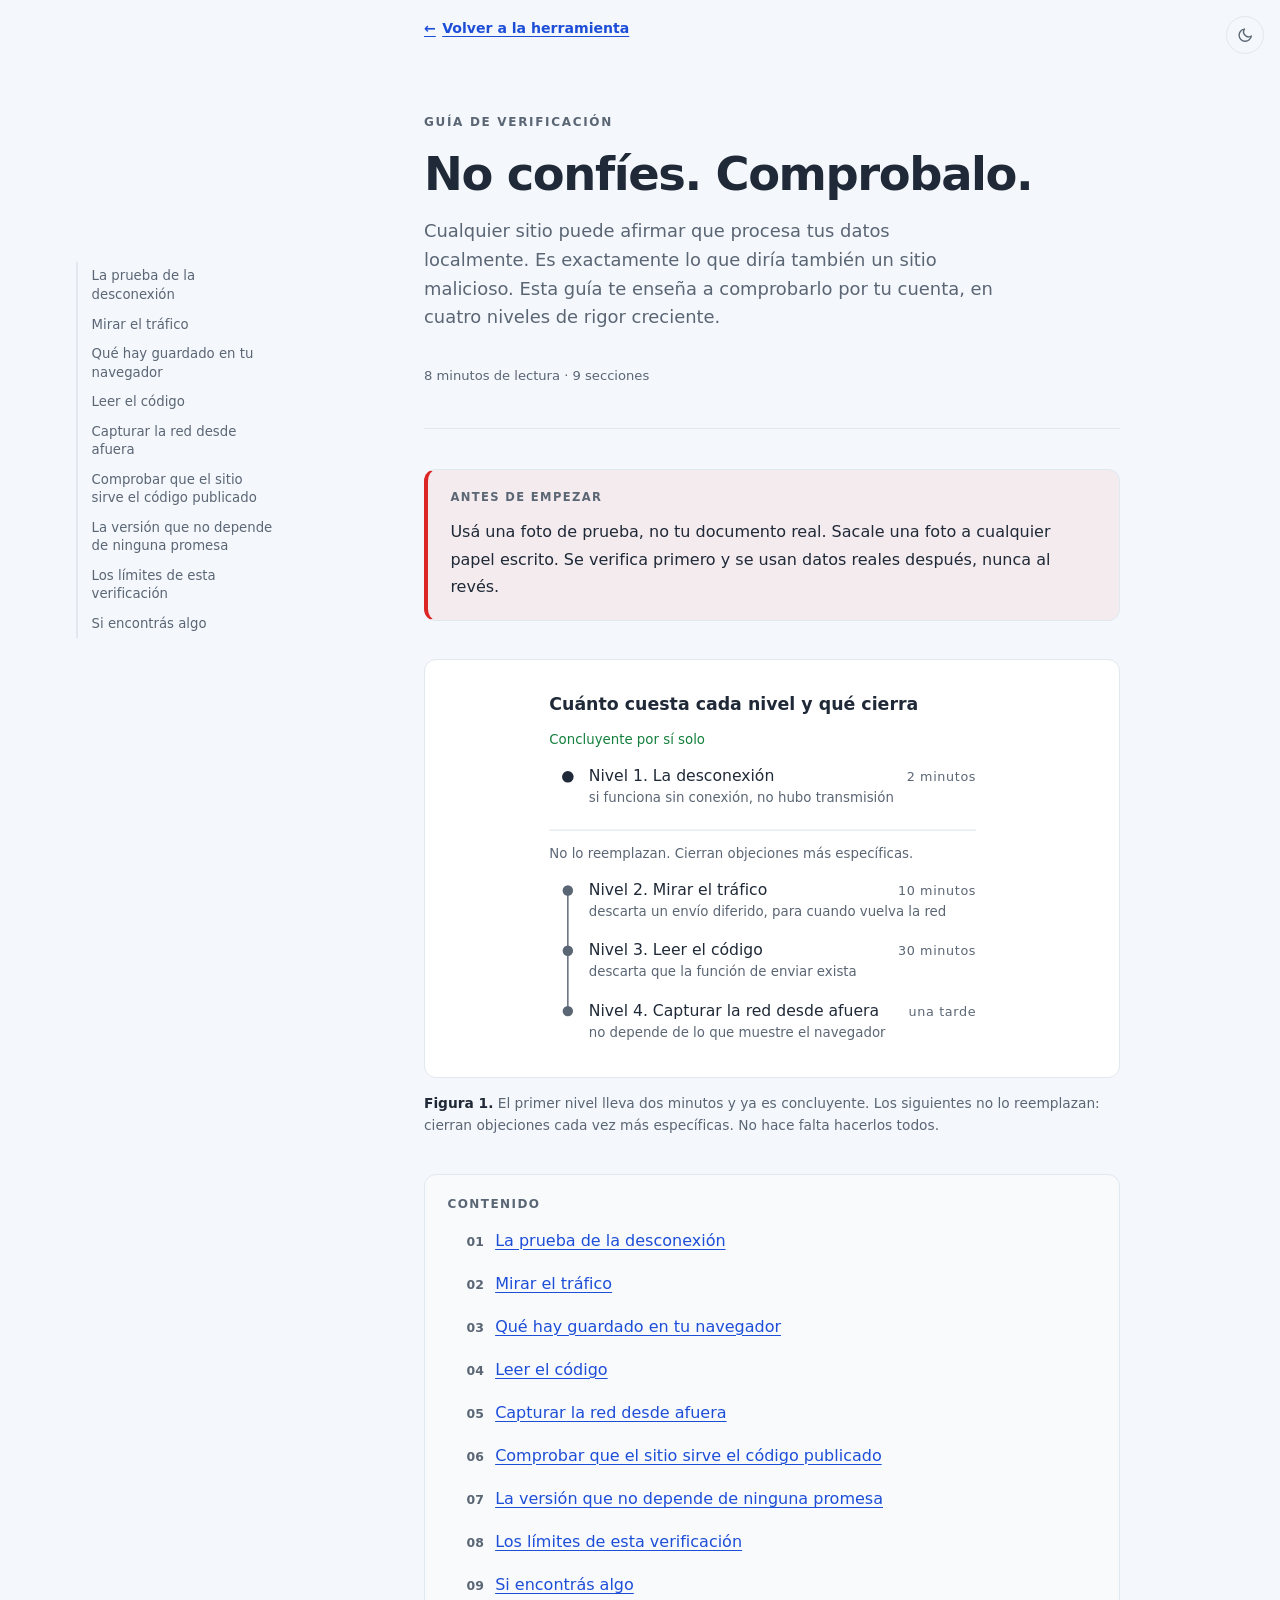
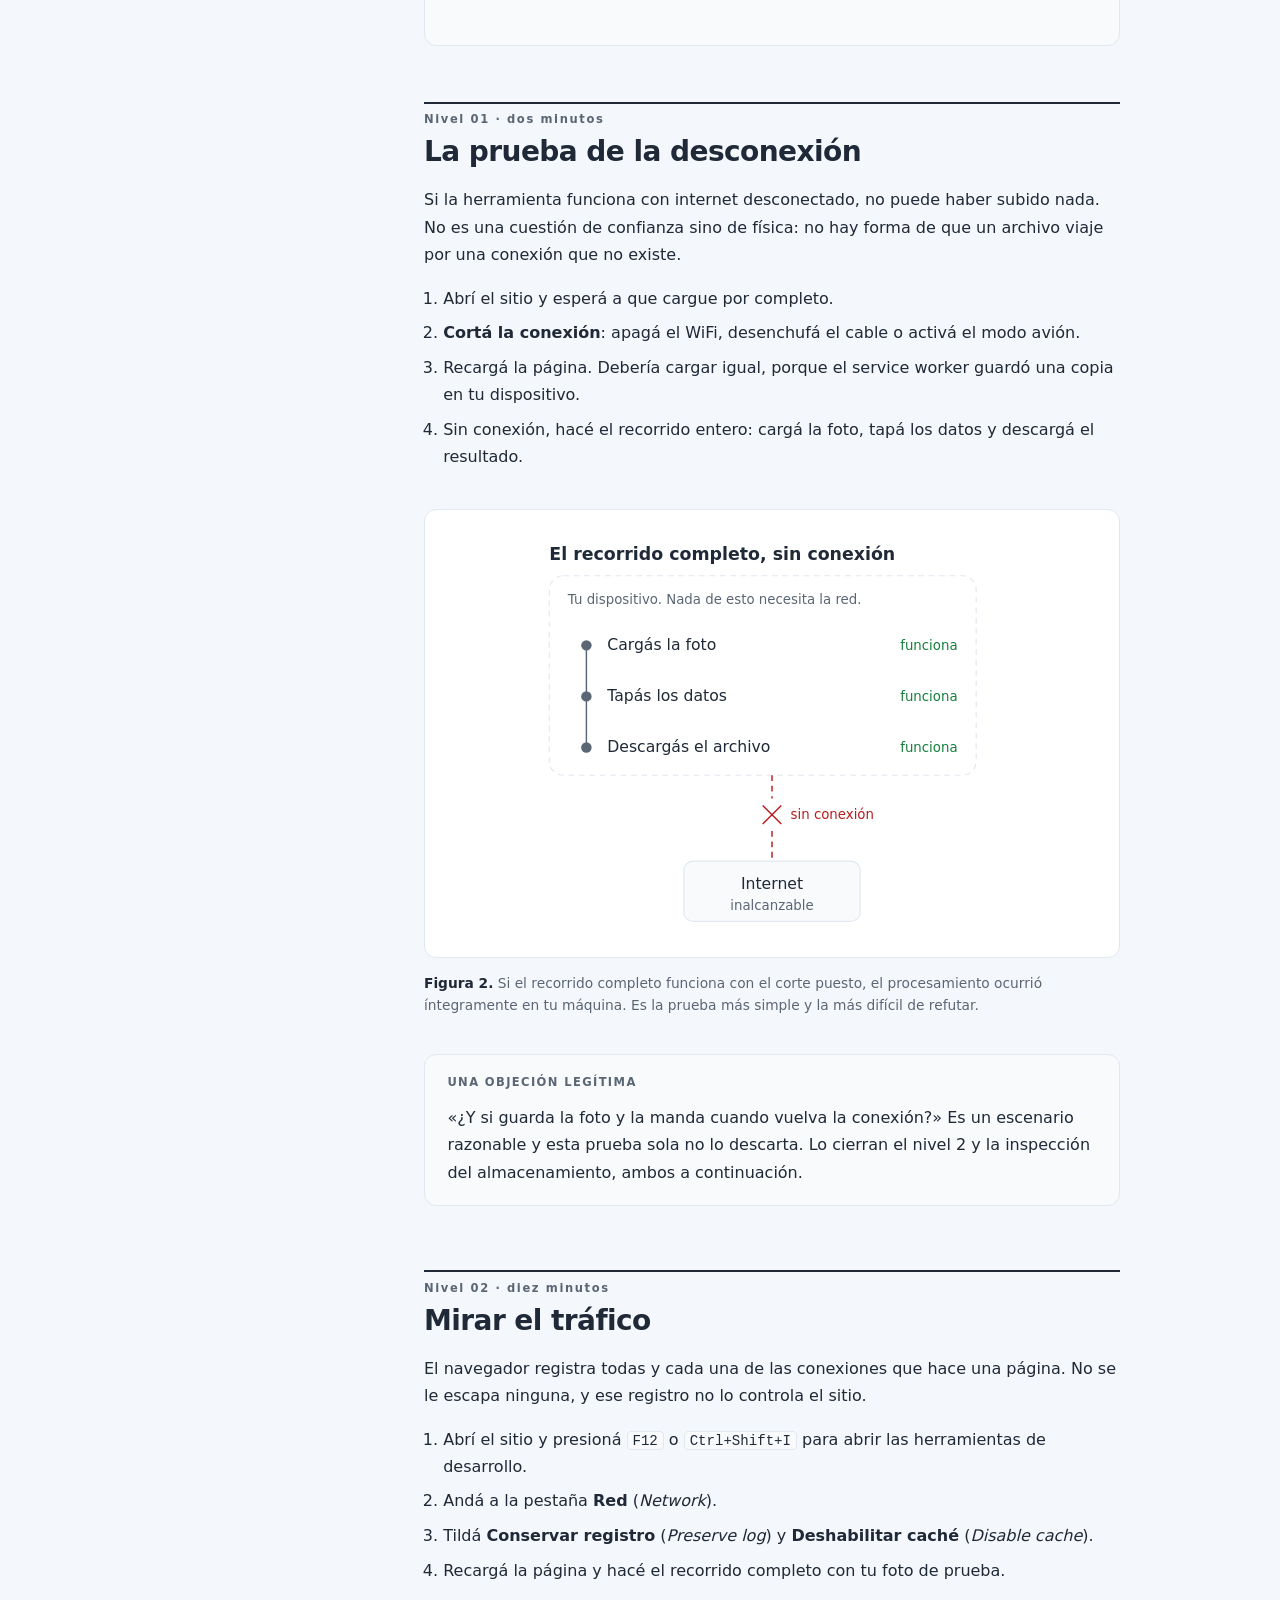
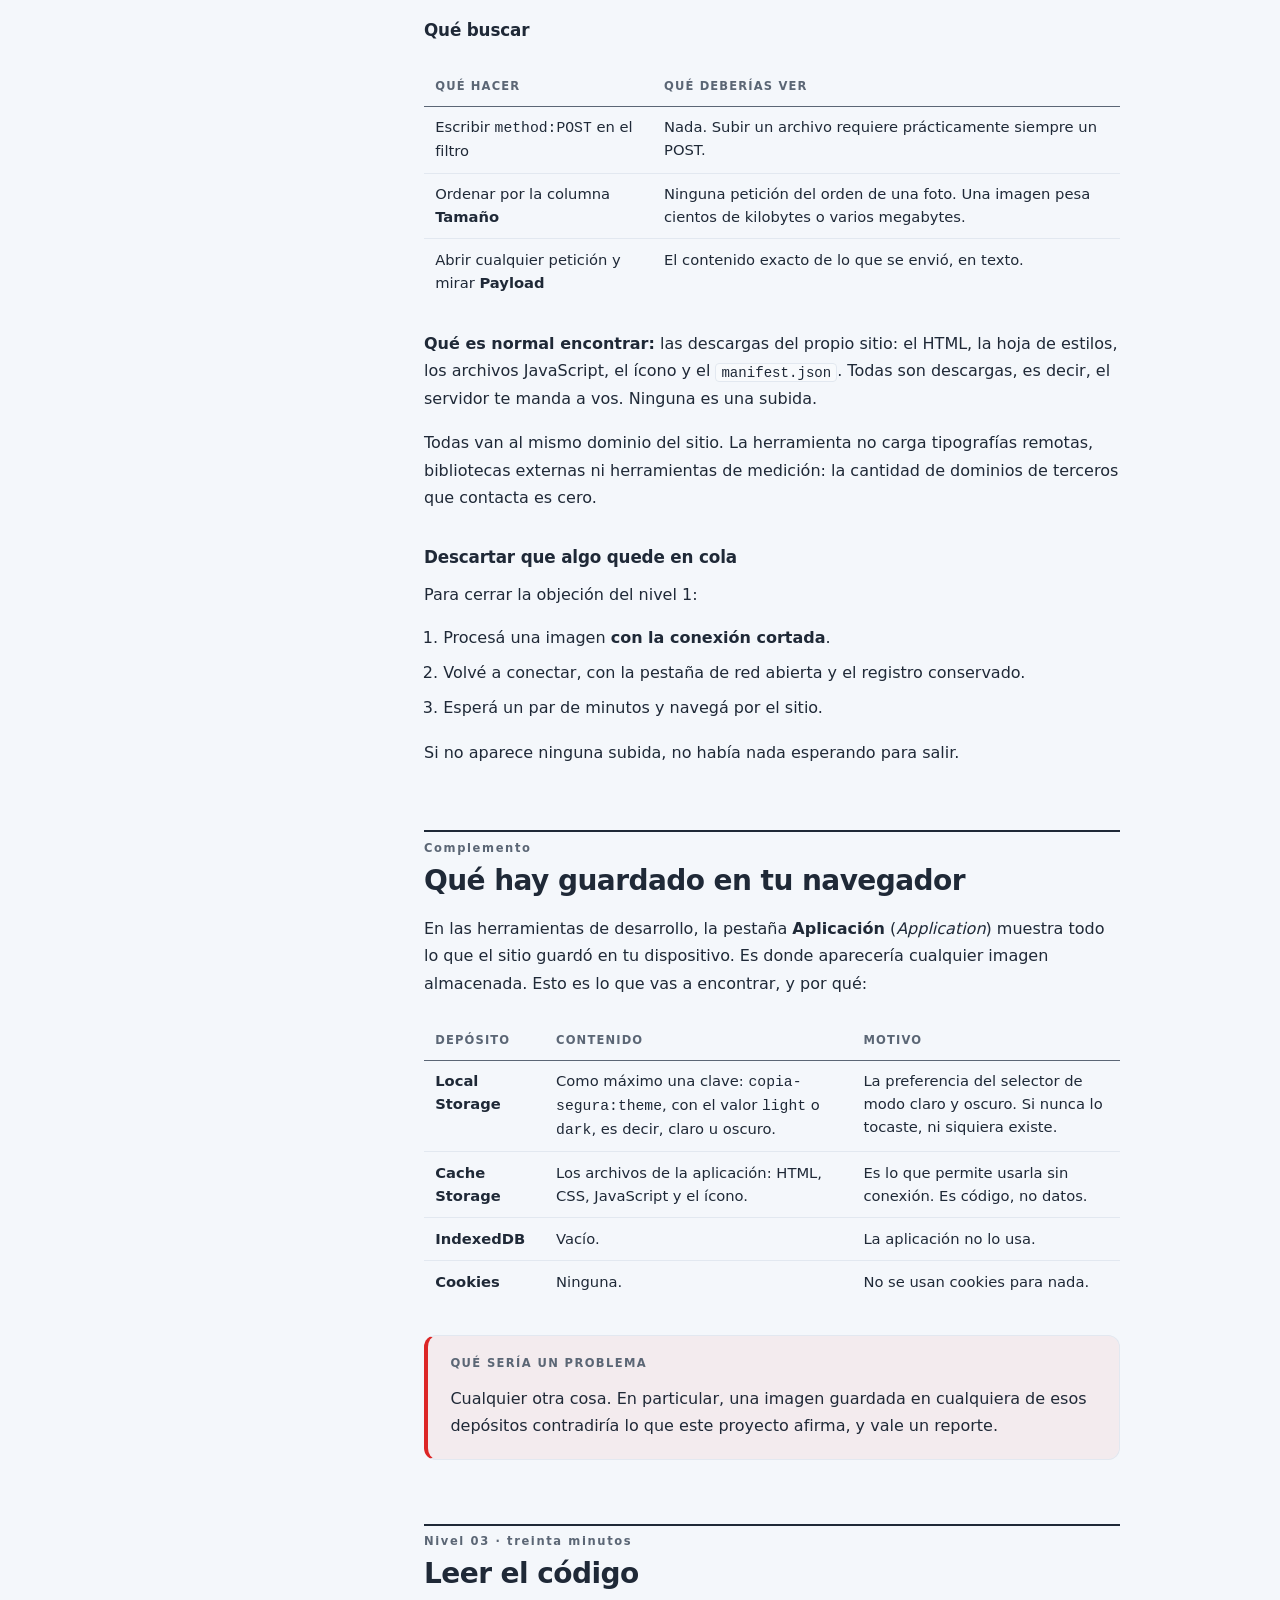
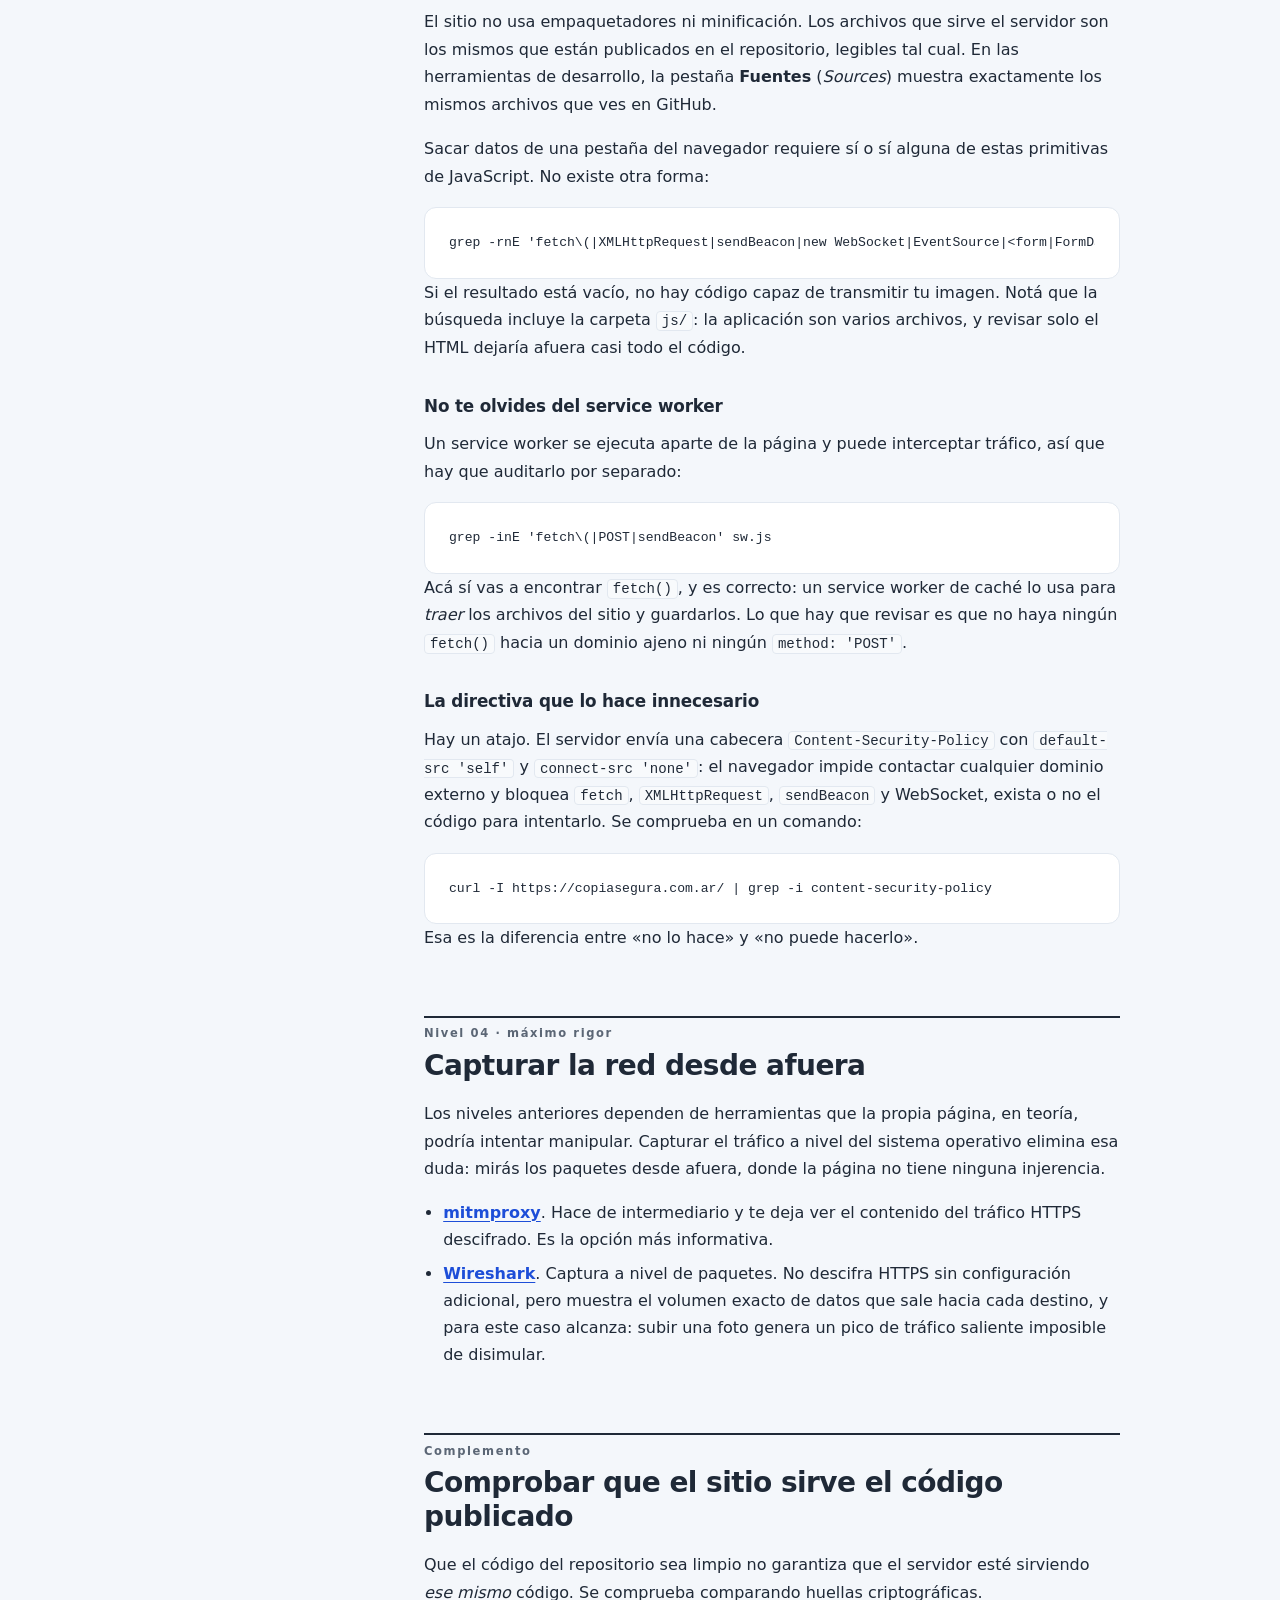
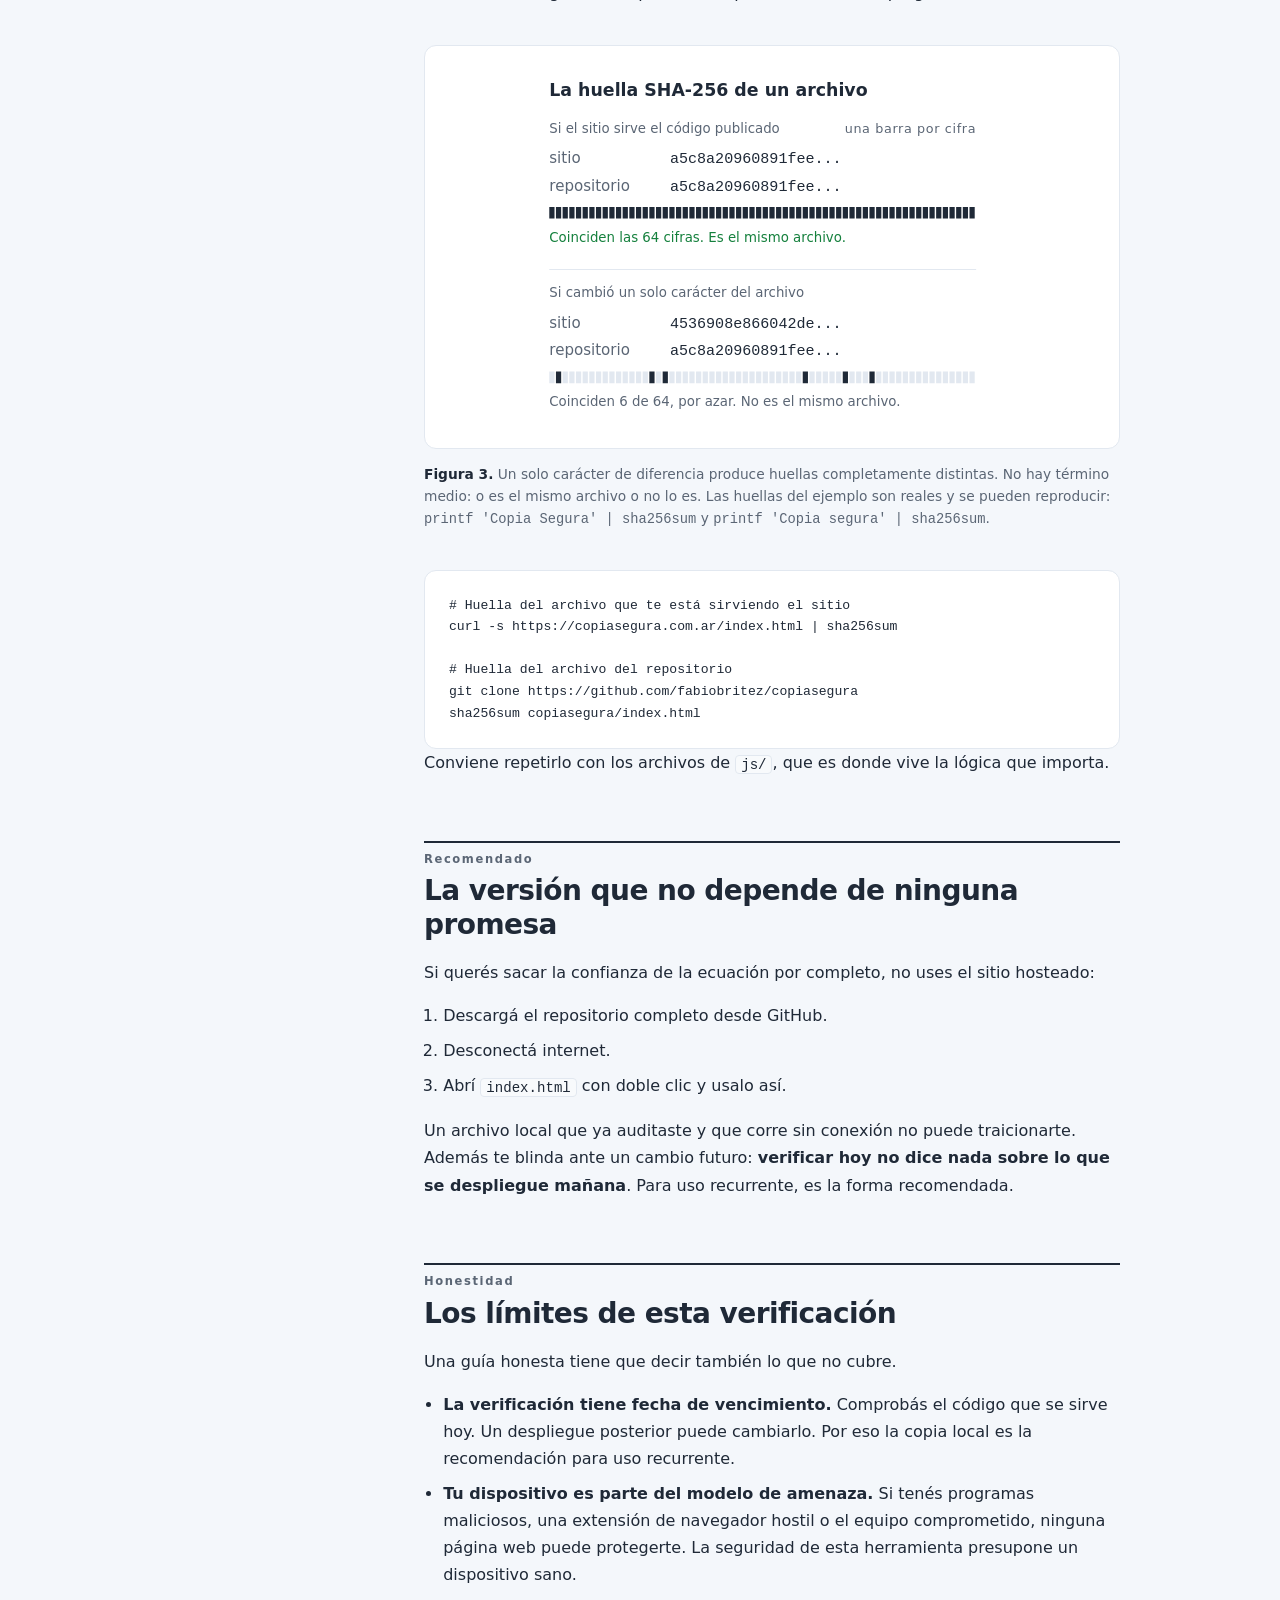
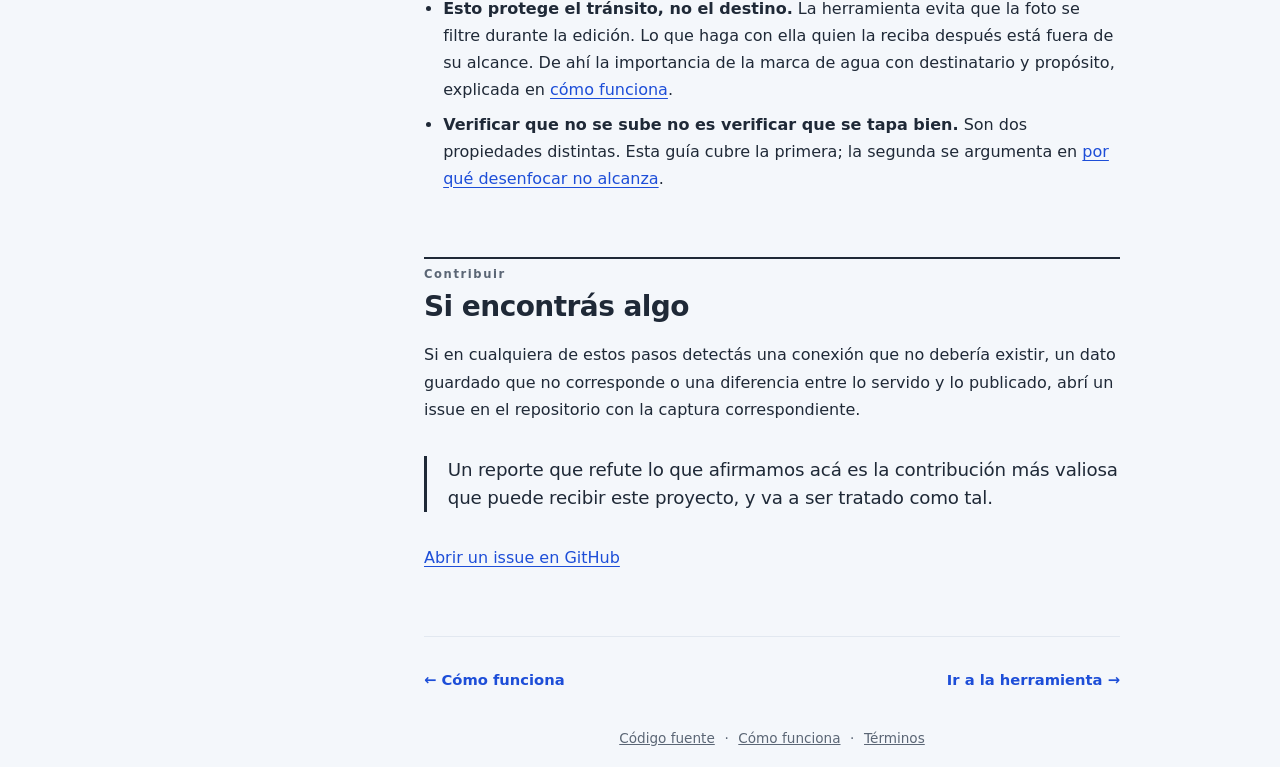
<file: verificacion.html>
<!DOCTYPE html>
<html lang="es" class="reading">
<head>
    <meta charset="UTF-8">
    <meta name="viewport" content="width=device-width, initial-scale=1.0">
    <title>Cómo verificar que nada se sube · Copia Segura</title>
    <meta name="description" content="Guía en cuatro niveles para comprobar por tu cuenta que Copia Segura no transmite tus imágenes. Desde cortar el WiFi hasta capturar el tráfico de red.">
    <link rel="icon" type="image/svg+xml" href="assets/icono.svg">
    <meta name="theme-color" content="#f4f7fb">
    <link rel="stylesheet" href="css/base.css">
    <link rel="stylesheet" href="css/document.css">
    <script src="js/theme.js"></script>
</head>
<body>
    <a class="skip-link" href="#content">Saltar al contenido</a>

    <header class="header">
        <button type="button" id="btnTheme" class="theme-toggle" aria-label="Cambiar a modo oscuro">
            <svg class="to-dark" viewBox="0 0 24 24" aria-hidden="true" fill="none"
                 stroke="currentColor" stroke-width="1.8" stroke-linecap="round" stroke-linejoin="round">
                <path d="M20 13a8 8 0 1 1-9-9 6.5 6.5 0 0 0 9 9Z"/>
            </svg>
            <svg class="to-light" viewBox="0 0 24 24" aria-hidden="true" fill="none"
                 stroke="currentColor" stroke-width="1.8" stroke-linecap="round" stroke-linejoin="round">
                <circle cx="12" cy="12" r="4"/>
                <path d="M12 2v2m0 16v2M4.9 4.9l1.4 1.4m11.4 11.4 1.4 1.4M2 12h2m16 0h2M4.9 19.1l1.4-1.4M17.7 6.3l1.4-1.4"/>
            </svg>
        </button>
    </header>

    <main class="doc" id="content">
        <a class="back-to-app" href="index.html">
            <span aria-hidden="true">&larr;</span> Volver a la herramienta
        </a>

        <div class="doc-cover">
            <p class="category">Guía de verificación</p>
            <h1>No confíes. Comprobalo.</h1>
            <p class="lede">
                Cualquier sitio puede afirmar que procesa tus datos localmente. Es exactamente lo
                que diría también un sitio malicioso. Esta guía te enseña a comprobarlo por tu
                cuenta, en cuatro niveles de rigor creciente.
            </p>
        </div>

        <div class="panel-fact panel-alert">
            <h4>Antes de empezar</h4>
            <p>
                Usá una foto de prueba, no tu documento real. Sacale una foto a cualquier papel
                escrito. Se verifica primero y se usan datos reales después, nunca al revés.
            </p>
        </div>

        <figure class="figure">
            <div class="figure-frame">
                <svg class="diagram diagram-fit" viewBox="0 0 400 318" role="img"
                     aria-label="Los cuatro niveles de verificación ordenados por esfuerzo. El primero, la prueba de la desconexión, lleva dos minutos y es concluyente por sí solo. Los otros tres no lo reemplazan: mirar el tráfico, diez minutos, descarta un envío diferido; leer el código, treinta minutos, descarta que la función de enviar exista; capturar la red desde afuera, una tarde, no depende de lo que muestre el navegador.">
                    <text class="d-title" x="8" y="22">Cuánto cuesta cada nivel y qué cierra</text>

                    <text class="d-sub d-safe" x="8" y="52">Concluyente por sí solo</text>

                    <circle class="d-ink" cx="24" cy="80" r="5"/>
                    <text class="d-key" x="42" y="84">Nivel 1. La desconexión</text>
                    <text class="d-sub" x="42" y="102">si funciona sin conexión, no hubo transmisión</text>
                    <text class="d-tag" x="376" y="84" text-anchor="end">2 minutos</text>

                    <path class="d-rule" d="M8 126 H376"/>

                    <text class="d-sub" x="8" y="150">No lo reemplazan. Cierran objeciones más específicas.</text>

                    <path class="d-line" d="M24 178 V282"/>

                    <circle class="d-mark" cx="24" cy="178" r="4.5"/>
                    <text class="d-key" x="42" y="182">Nivel 2. Mirar el tráfico</text>
                    <text class="d-sub" x="42" y="200">descarta un envío diferido, para cuando vuelva la red</text>
                    <text class="d-tag" x="376" y="182" text-anchor="end">10 minutos</text>

                    <circle class="d-mark" cx="24" cy="230" r="4.5"/>
                    <text class="d-key" x="42" y="234">Nivel 3. Leer el código</text>
                    <text class="d-sub" x="42" y="252">descarta que la función de enviar exista</text>
                    <text class="d-tag" x="376" y="234" text-anchor="end">30 minutos</text>

                    <circle class="d-mark" cx="24" cy="282" r="4.5"/>
                    <text class="d-key" x="42" y="286">Nivel 4. Capturar la red desde afuera</text>
                    <text class="d-sub" x="42" y="304">no depende de lo que muestre el navegador</text>
                    <text class="d-tag" x="376" y="286" text-anchor="end">una tarde</text>
                </svg>
            </div>
            <figcaption>
                <b>Figura 1.</b> El primer nivel lleva dos minutos y ya es concluyente. Los
                siguientes no lo reemplazan: cierran objeciones cada vez más específicas. No hace
                falta hacerlos todos.
            </figcaption>
        </figure>

        <nav class="toc" aria-labelledby="idx">
            <h2 id="idx">Contenido</h2>
            <ol>
                <li><a href="#nivel1">Nivel 1: la prueba de la desconexión</a></li>
                <li><a href="#nivel2">Nivel 2: mirar el tráfico</a></li>
                <li><a href="#almacenamiento">Qué hay guardado en tu navegador</a></li>
                <li><a href="#nivel3">Nivel 3: leer el código</a></li>
                <li><a href="#nivel4">Nivel 4: capturar la red desde afuera</a></li>
                <li><a href="#hashes">Comprobar que el sitio sirve el código publicado</a></li>
                <li><a href="#local">La versión que no depende de ninguna promesa</a></li>
                <li><a href="#limites">Los límites de esta verificación</a></li>
                <li><a href="#reportar">Si encontrás algo</a></li>
            </ol>
        </nav>

        <!-- ============================================================ -->
        <section class="section" id="nivel1">
            <h2><span class="number">Nivel 01 · dos minutos</span>La prueba de la desconexión</h2>

            <p>
                Si la herramienta funciona con internet desconectado, no puede haber subido nada.
                No es una cuestión de confianza sino de física: no hay forma de que un archivo viaje
                por una conexión que no existe.
            </p>

            <ol>
                <li>Abrí el sitio y esperá a que cargue por completo.</li>
                <li><b>Cortá la conexión</b>: apagá el WiFi, desenchufá el cable o activá el modo
                    avión.</li>
                <li>Recargá la página. Debería cargar igual, porque el service worker guardó una
                    copia en tu dispositivo.</li>
                <li>Sin conexión, hacé el recorrido entero: cargá la foto, tapá los datos y
                    descargá el resultado.</li>
            </ol>

            <figure class="figure">
                <div class="figure-frame">
                    <svg class="diagram diagram-fit" viewBox="0 0 400 344" role="img"
                         aria-label="La prueba de la desconexión. Dentro del dispositivo, y con la red cortada, el recorrido completo funciona: cargás la foto, tapás los datos y descargás el archivo. Fuera del dispositivo, la única salida hacia internet está cortada por una cruz, así que internet queda inalcanzable y la imagen no tuvo por dónde viajar.">
                        <text class="d-title" x="8" y="22">El recorrido completo, sin conexión</text>

                        <rect class="d-frame" x="8" y="36" width="368" height="172" rx="12"/>
                        <text class="d-sub" x="24" y="60">Tu dispositivo. Nada de esto necesita la red.</text>

                        <path class="d-line" d="M40 96 V184"/>

                        <circle class="d-mark" cx="40" cy="96" r="4.5"/>
                        <text class="d-key" x="58" y="100">Cargás la foto</text>
                        <text class="d-sub d-safe" x="360" y="100" text-anchor="end">funciona</text>

                        <circle class="d-mark" cx="40" cy="140" r="4.5"/>
                        <text class="d-key" x="58" y="144">Tapás los datos</text>
                        <text class="d-sub d-safe" x="360" y="144" text-anchor="end">funciona</text>

                        <circle class="d-mark" cx="40" cy="184" r="4.5"/>
                        <text class="d-key" x="58" y="188">Descargás el archivo</text>
                        <text class="d-sub d-safe" x="360" y="188" text-anchor="end">funciona</text>

                        <path class="d-line d-line-crit d-dash" d="M200 208 V228"/>
                        <path class="d-line d-line-crit" stroke-width="2"
                              d="M192 234 L208 250 M208 234 L192 250"/>
                        <text class="d-sub d-crit" x="216" y="246">sin conexión</text>
                        <path class="d-line d-line-crit d-dash" d="M200 256 V280"/>

                        <rect class="d-box" x="124" y="282" width="152" height="52" rx="8"/>
                        <text class="d-key" x="200" y="306" text-anchor="middle">Internet</text>
                        <text class="d-sub" x="200" y="324" text-anchor="middle">inalcanzable</text>
                    </svg>
                </div>
                <figcaption>
                    <b>Figura 2.</b> Si el recorrido completo funciona con el corte puesto, el
                    procesamiento ocurrió íntegramente en tu máquina. Es la prueba más simple y la
                    más difícil de refutar.
                </figcaption>
            </figure>

            <div class="panel-fact">
                <h4>Una objeción legítima</h4>
                <p>
                    «¿Y si guarda la foto y la manda cuando vuelva la conexión?» Es un escenario
                    razonable y esta prueba sola no lo descarta. Lo cierran el nivel 2 y la
                    inspección del almacenamiento, ambos a continuación.
                </p>
            </div>
        </section>

        <!-- ============================================================ -->
        <section class="section" id="nivel2">
            <h2><span class="number">Nivel 02 · diez minutos</span>Mirar el tráfico</h2>

            <p>
                El navegador registra todas y cada una de las conexiones que hace una página. No se
                le escapa ninguna, y ese registro no lo controla el sitio.
            </p>

            <ol>
                <li>Abrí el sitio y presioná <code>F12</code> o <code>Ctrl+Shift+I</code> para abrir
                    las herramientas de desarrollo.</li>
                <li>Andá a la pestaña <b>Red</b> (<i>Network</i>).</li>
                <li>Tildá <b>Conservar registro</b> (<i>Preserve log</i>) y <b>Deshabilitar caché</b>
                    (<i>Disable cache</i>).</li>
                <li>Recargá la página y hacé el recorrido completo con tu foto de prueba.</li>
            </ol>

            <h3>Qué buscar</h3>

            <table>
                <thead>
                    <tr><th>Qué hacer</th><th>Qué deberías ver</th></tr>
                </thead>
                <tbody>
                    <tr>
                        <td>Escribir <code>method:POST</code> en el filtro</td>
                        <td>Nada. Subir un archivo requiere prácticamente siempre un POST.</td>
                    </tr>
                    <tr>
                        <td>Ordenar por la columna <b>Tamaño</b></td>
                        <td>Ninguna petición del orden de una foto. Una imagen pesa cientos de
                            kilobytes o varios megabytes.</td>
                    </tr>
                    <tr>
                        <td>Abrir cualquier petición y mirar <b>Payload</b></td>
                        <td>El contenido exacto de lo que se envió, en texto.</td>
                    </tr>
                </tbody>
            </table>

            <p>
                <b>Qué es normal encontrar:</b> las descargas del propio sitio: el HTML, la hoja de
                estilos, los archivos JavaScript, el ícono y el <code>manifest.json</code>. Todas
                son descargas, es decir, el servidor te manda a vos. Ninguna es una subida.
            </p>

            <p>
                Todas van al mismo dominio del sitio. La herramienta no carga tipografías remotas,
                bibliotecas externas ni herramientas de medición: la cantidad de dominios de
                terceros que contacta es cero.
            </p>

            <h3>Descartar que algo quede en cola</h3>

            <p>Para cerrar la objeción del nivel 1:</p>

            <ol>
                <li>Procesá una imagen <b>con la conexión cortada</b>.</li>
                <li>Volvé a conectar, con la pestaña de red abierta y el registro conservado.</li>
                <li>Esperá un par de minutos y navegá por el sitio.</li>
            </ol>

            <p>
                Si no aparece ninguna subida, no había nada esperando para salir.
            </p>
        </section>

        <!-- ============================================================ -->
        <section class="section" id="almacenamiento">
            <h2><span class="number">Complemento</span>Qué hay guardado en tu navegador</h2>

            <p>
                En las herramientas de desarrollo, la pestaña <b>Aplicación</b>
                (<i>Application</i>) muestra todo lo que el sitio guardó en tu dispositivo. Es donde
                aparecería cualquier imagen almacenada. Esto es lo que vas a encontrar, y por qué:
            </p>

            <table>
                <thead>
                    <tr><th>Depósito</th><th>Contenido</th><th>Motivo</th></tr>
                </thead>
                <tbody>
                    <tr>
                        <td><b>Local Storage</b></td>
                        <td>Como máximo una clave: <code>copia-segura:theme</code>, con el valor
                            <code>light</code> o <code>dark</code>, es decir, claro u oscuro.</td>
                        <td>La preferencia del selector de modo claro y oscuro. Si nunca lo tocaste,
                            ni siquiera existe.</td>
                    </tr>
                    <tr>
                        <td><b>Cache Storage</b></td>
                        <td>Los archivos de la aplicación: HTML, CSS, JavaScript y el ícono.</td>
                        <td>Es lo que permite usarla sin conexión. Es código, no datos.</td>
                    </tr>
                    <tr>
                        <td><b>IndexedDB</b></td>
                        <td>Vacío.</td>
                        <td>La aplicación no lo usa.</td>
                    </tr>
                    <tr>
                        <td><b>Cookies</b></td>
                        <td>Ninguna.</td>
                        <td>No se usan cookies para nada.</td>
                    </tr>
                </tbody>
            </table>

            <div class="panel-fact panel-alert">
                <h4>Qué sería un problema</h4>
                <p>
                    Cualquier otra cosa. En particular, una imagen guardada en cualquiera de esos
                    depósitos contradiría lo que este proyecto afirma, y vale un reporte.
                </p>
            </div>
        </section>

        <!-- ============================================================ -->
        <section class="section" id="nivel3">
            <h2><span class="number">Nivel 03 · treinta minutos</span>Leer el código</h2>

            <p>
                El sitio no usa empaquetadores ni minificación. Los archivos que sirve el servidor
                son los mismos que están publicados en el repositorio, legibles tal cual. En las
                herramientas de desarrollo, la pestaña <b>Fuentes</b> (<i>Sources</i>) muestra
                exactamente los mismos archivos que ves en GitHub.
            </p>

            <p>
                Sacar datos de una pestaña del navegador requiere sí o sí alguna de estas
                primitivas de JavaScript. No existe otra forma:
            </p>

            <div class="figure-frame">
                <pre class="code-block"><code>grep -rnE 'fetch\(|XMLHttpRequest|sendBeacon|new WebSocket|EventSource|&lt;form|FormData|import\(|eval\(|new Function' index.html js/ css/</code></pre>
            </div>

            <p>
                Si el resultado está vacío, no hay código capaz de transmitir tu imagen. Notá que la
                búsqueda incluye la carpeta <code>js/</code>: la aplicación son varios archivos, y
                revisar solo el HTML dejaría afuera casi todo el código.
            </p>

            <h3>No te olvides del service worker</h3>

            <p>
                Un service worker se ejecuta aparte de la página y puede interceptar tráfico, así
                que hay que auditarlo por separado:
            </p>

            <div class="figure-frame">
                <pre class="code-block"><code>grep -inE 'fetch\(|POST|sendBeacon' sw.js</code></pre>
            </div>

            <p>
                Acá sí vas a encontrar <code>fetch()</code>, y es correcto: un service worker de
                caché lo usa para <em>traer</em> los archivos del sitio y guardarlos. Lo que hay que
                revisar es que no haya ningún <code>fetch()</code> hacia un dominio ajeno ni ningún
                <code>method: 'POST'</code>.
            </p>

            <h3>La directiva que lo hace innecesario</h3>

            <p>
                Hay un atajo. El servidor envía una cabecera
                <code>Content-Security-Policy</code> con <code>default-src 'self'</code> y
                <code>connect-src 'none'</code>: el navegador impide contactar cualquier dominio
                externo y bloquea <code>fetch</code>, <code>XMLHttpRequest</code>,
                <code>sendBeacon</code> y WebSocket, exista o no el código para intentarlo. Se comprueba en un comando:
            </p>

            <div class="figure-frame">
                <pre class="code-block"><code>curl -I https://copiasegura.com.ar/ | grep -i content-security-policy</code></pre>
            </div>

            <p>
                Esa es la diferencia entre «no lo hace» y «no puede hacerlo».
            </p>
        </section>

        <!-- ============================================================ -->
        <section class="section" id="nivel4">
            <h2><span class="number">Nivel 04 · máximo rigor</span>Capturar la red desde afuera</h2>

            <p>
                Los niveles anteriores dependen de herramientas que la propia página, en teoría,
                podría intentar manipular. Capturar el tráfico a nivel del sistema operativo elimina
                esa duda: mirás los paquetes desde afuera, donde la página no tiene ninguna
                injerencia.
            </p>

            <ul>
                <li><b><a href="https://mitmproxy.org/" target="_blank" rel="noopener noreferrer">mitmproxy</a></b>.
                    Hace de intermediario y te deja ver el contenido del tráfico HTTPS
                    descifrado. Es la opción más informativa.</li>
                <li><b><a href="https://www.wireshark.org/" target="_blank" rel="noopener noreferrer">Wireshark</a></b>.
                    Captura a nivel de paquetes. No descifra HTTPS sin configuración adicional,
                    pero muestra el volumen exacto de datos que sale hacia cada destino, y para este
                    caso alcanza: subir una foto genera un pico de tráfico saliente imposible de
                    disimular.</li>
            </ul>
        </section>

        <!-- ============================================================ -->
        <section class="section" id="hashes">
            <h2><span class="number">Complemento</span>Comprobar que el sitio sirve el código publicado</h2>

            <p>
                Que el código del repositorio sea limpio no garantiza que el servidor esté sirviendo
                <em>ese mismo</em> código. Se comprueba comparando huellas criptográficas.
            </p>

            <figure class="figure">
                <div class="figure-frame">
                    <svg class="diagram diagram-fit" viewBox="0 0 400 306" role="img"
                         aria-label="Comparación de dos huellas SHA-256. Cuando el archivo es el mismo, las 64 cifras de la huella coinciden. Cuando cambia un solo carácter del archivo, coinciden apenas 6 de las 64 cifras, por azar, y no queda ningún parecido entre ambas huellas.">
                        <text class="d-title" x="8" y="22">La huella SHA-256 de un archivo</text>
                        <text class="d-tag" x="376" y="54" text-anchor="end">una barra por cifra</text>

                        <text class="d-sub" x="8" y="54">Si el sitio sirve el código publicado</text>
                        <text class="d-field" x="8" y="80">sitio</text>
                        <text class="d-mono" x="112" y="80">a5c8a20960891fee...</text>
                        <text class="d-field" x="8" y="104">repositorio</text>
                        <text class="d-mono" x="112" y="104">a5c8a20960891fee...</text>
                        <path class="d-ink" d="M8 118h4.5v10.0h-4.5z M13.75 118h4.5v10.0h-4.5z M19.5 118h4.5v10.0h-4.5z M25.25 118h4.5v10.0h-4.5z M31 118h4.5v10.0h-4.5z M36.75 118h4.5v10.0h-4.5z M42.5 118h4.5v10.0h-4.5z M48.25 118h4.5v10.0h-4.5z M54 118h4.5v10.0h-4.5z M59.75 118h4.5v10.0h-4.5z M65.5 118h4.5v10.0h-4.5z M71.25 118h4.5v10.0h-4.5z M77 118h4.5v10.0h-4.5z M82.75 118h4.5v10.0h-4.5z M88.5 118h4.5v10.0h-4.5z M94.25 118h4.5v10.0h-4.5z M100 118h4.5v10.0h-4.5z M105.75 118h4.5v10.0h-4.5z M111.5 118h4.5v10.0h-4.5z M117.25 118h4.5v10.0h-4.5z M123 118h4.5v10.0h-4.5z M128.75 118h4.5v10.0h-4.5z M134.5 118h4.5v10.0h-4.5z M140.25 118h4.5v10.0h-4.5z M146 118h4.5v10.0h-4.5z M151.75 118h4.5v10.0h-4.5z M157.5 118h4.5v10.0h-4.5z M163.25 118h4.5v10.0h-4.5z M169 118h4.5v10.0h-4.5z M174.75 118h4.5v10.0h-4.5z M180.5 118h4.5v10.0h-4.5z M186.25 118h4.5v10.0h-4.5z M192 118h4.5v10.0h-4.5z M197.75 118h4.5v10.0h-4.5z M203.5 118h4.5v10.0h-4.5z M209.25 118h4.5v10.0h-4.5z M215 118h4.5v10.0h-4.5z M220.75 118h4.5v10.0h-4.5z M226.5 118h4.5v10.0h-4.5z M232.25 118h4.5v10.0h-4.5z M238 118h4.5v10.0h-4.5z M243.75 118h4.5v10.0h-4.5z M249.5 118h4.5v10.0h-4.5z M255.25 118h4.5v10.0h-4.5z M261 118h4.5v10.0h-4.5z M266.75 118h4.5v10.0h-4.5z M272.5 118h4.5v10.0h-4.5z M278.25 118h4.5v10.0h-4.5z M284 118h4.5v10.0h-4.5z M289.75 118h4.5v10.0h-4.5z M295.5 118h4.5v10.0h-4.5z M301.25 118h4.5v10.0h-4.5z M307 118h4.5v10.0h-4.5z M312.75 118h4.5v10.0h-4.5z M318.5 118h4.5v10.0h-4.5z M324.25 118h4.5v10.0h-4.5z M330 118h4.5v10.0h-4.5z M335.75 118h4.5v10.0h-4.5z M341.5 118h4.5v10.0h-4.5z M347.25 118h4.5v10.0h-4.5z M353 118h4.5v10.0h-4.5z M358.75 118h4.5v10.0h-4.5z M364.5 118h4.5v10.0h-4.5z M370.25 118h4.5v10.0h-4.5z"/>
                        <text class="d-sub d-safe" x="8" y="148">Coinciden las 64 cifras. Es el mismo archivo.</text>

                        <path class="d-rule" d="M8 172 H376"/>

                        <text class="d-sub" x="8" y="196">Si cambió un solo carácter del archivo</text>
                        <text class="d-field" x="8" y="222">sitio</text>
                        <text class="d-mono" x="112" y="222">4536908e866042de...</text>
                        <text class="d-field" x="8" y="246">repositorio</text>
                        <text class="d-mono" x="112" y="246">a5c8a20960891fee...</text>
                        <path class="d-track" d="M8 260h4.5v10.0h-4.5z M19.5 260h4.5v10.0h-4.5z M25.25 260h4.5v10.0h-4.5z M31 260h4.5v10.0h-4.5z M36.75 260h4.5v10.0h-4.5z M42.5 260h4.5v10.0h-4.5z M48.25 260h4.5v10.0h-4.5z M54 260h4.5v10.0h-4.5z M59.75 260h4.5v10.0h-4.5z M65.5 260h4.5v10.0h-4.5z M71.25 260h4.5v10.0h-4.5z M77 260h4.5v10.0h-4.5z M82.75 260h4.5v10.0h-4.5z M88.5 260h4.5v10.0h-4.5z M100 260h4.5v10.0h-4.5z M111.5 260h4.5v10.0h-4.5z M117.25 260h4.5v10.0h-4.5z M123 260h4.5v10.0h-4.5z M128.75 260h4.5v10.0h-4.5z M134.5 260h4.5v10.0h-4.5z M140.25 260h4.5v10.0h-4.5z M146 260h4.5v10.0h-4.5z M151.75 260h4.5v10.0h-4.5z M157.5 260h4.5v10.0h-4.5z M163.25 260h4.5v10.0h-4.5z M169 260h4.5v10.0h-4.5z M174.75 260h4.5v10.0h-4.5z M180.5 260h4.5v10.0h-4.5z M186.25 260h4.5v10.0h-4.5z M192 260h4.5v10.0h-4.5z M197.75 260h4.5v10.0h-4.5z M203.5 260h4.5v10.0h-4.5z M209.25 260h4.5v10.0h-4.5z M215 260h4.5v10.0h-4.5z M220.75 260h4.5v10.0h-4.5z M232.25 260h4.5v10.0h-4.5z M238 260h4.5v10.0h-4.5z M243.75 260h4.5v10.0h-4.5z M249.5 260h4.5v10.0h-4.5z M255.25 260h4.5v10.0h-4.5z M266.75 260h4.5v10.0h-4.5z M272.5 260h4.5v10.0h-4.5z M278.25 260h4.5v10.0h-4.5z M289.75 260h4.5v10.0h-4.5z M295.5 260h4.5v10.0h-4.5z M301.25 260h4.5v10.0h-4.5z M307 260h4.5v10.0h-4.5z M312.75 260h4.5v10.0h-4.5z M318.5 260h4.5v10.0h-4.5z M324.25 260h4.5v10.0h-4.5z M330 260h4.5v10.0h-4.5z M335.75 260h4.5v10.0h-4.5z M341.5 260h4.5v10.0h-4.5z M347.25 260h4.5v10.0h-4.5z M353 260h4.5v10.0h-4.5z M358.75 260h4.5v10.0h-4.5z M364.5 260h4.5v10.0h-4.5z M370.25 260h4.5v10.0h-4.5z"/>
                        <path class="d-ink" d="M13.75 260h4.5v10.0h-4.5z M94.25 260h4.5v10.0h-4.5z M105.75 260h4.5v10.0h-4.5z M226.5 260h4.5v10.0h-4.5z M261 260h4.5v10.0h-4.5z M284 260h4.5v10.0h-4.5z"/>
                        <text class="d-sub d-alert" x="8" y="290">Coinciden 6 de 64, por azar. No es el mismo archivo.</text>
                    </svg>
                </div>
                <figcaption>
                    <b>Figura 3.</b> Un solo carácter de diferencia produce huellas completamente
                    distintas. No hay término medio: o es el mismo archivo o no lo es. Las huellas
                    del ejemplo son reales y se pueden reproducir:
                    <code>printf 'Copia Segura' | sha256sum</code> y
                    <code>printf 'Copia segura' | sha256sum</code>.
                </figcaption>
            </figure>

            <div class="figure-frame">
                <pre class="code-block"><code># Huella del archivo que te está sirviendo el sitio
curl -s https://copiasegura.com.ar/index.html | sha256sum

# Huella del archivo del repositorio
git clone https://github.com/fabiobritez/copiasegura
sha256sum copiasegura/index.html</code></pre>
            </div>

            <p>
                Conviene repetirlo con los archivos de <code>js/</code>, que es donde vive la lógica
                que importa.
            </p>
        </section>

        <!-- ============================================================ -->
        <section class="section" id="local">
            <h2><span class="number">Recomendado</span>La versión que no depende de ninguna promesa</h2>

            <p>
                Si querés sacar la confianza de la ecuación por completo, no uses el sitio hosteado:
            </p>

            <ol>
                <li>Descargá el repositorio completo desde GitHub.</li>
                <li>Desconectá internet.</li>
                <li>Abrí <code>index.html</code> con doble clic y usalo así.</li>
            </ol>

            <p>
                Un archivo local que ya auditaste y que corre sin conexión no puede traicionarte.
                Además te blinda ante un cambio futuro: <b>verificar hoy no dice nada sobre lo que
                se despliegue mañana</b>. Para uso recurrente, es la forma recomendada.
            </p>
        </section>

        <!-- ============================================================ -->
        <section class="section" id="limites">
            <h2><span class="number">Honestidad</span>Los límites de esta verificación</h2>

            <p>Una guía honesta tiene que decir también lo que no cubre.</p>

            <ul>
                <li><b>La verificación tiene fecha de vencimiento.</b> Comprobás el código que se
                    sirve hoy. Un despliegue posterior puede cambiarlo. Por eso la copia local es la
                    recomendación para uso recurrente.</li>
                <li><b>Tu dispositivo es parte del modelo de amenaza.</b> Si tenés programas
                    maliciosos, una extensión de navegador hostil o el equipo comprometido, ninguna
                    página web puede protegerte. La seguridad de esta herramienta presupone un
                    dispositivo sano.</li>
                <li><b>Esto protege el tránsito, no el destino.</b> La herramienta evita que la foto
                    se filtre durante la edición. Lo que haga con ella quien la reciba después está
                    fuera de su alcance. De ahí la importancia de la marca de agua con destinatario
                    y propósito, explicada en
                    <a href="como-funciona.html#marca">cómo funciona</a>.</li>
                <li><b>Verificar que no se sube no es verificar que se tapa bien.</b> Son dos
                    propiedades distintas. Esta guía cubre la primera; la segunda se argumenta en
                    <a href="como-funciona.html#reversible">por qué desenfocar no alcanza</a>.</li>
            </ul>
        </section>

        <!-- ============================================================ -->
        <section class="section" id="reportar">
            <h2><span class="number">Contribuir</span>Si encontrás algo</h2>

            <p>
                Si en cualquiera de estos pasos detectás una conexión que no debería existir, un
                dato guardado que no corresponde o una diferencia entre lo servido y lo publicado,
                abrí un issue en el repositorio con la captura correspondiente.
            </p>

            <blockquote class="pull-quote">
                Un reporte que refute lo que afirmamos acá es la contribución más valiosa que puede
                recibir este proyecto, y va a ser tratado como tal.
            </blockquote>

            <p>
                <a href="https://github.com/fabiobritez/copiasegura/issues" target="_blank" rel="noopener noreferrer">Abrir un issue en GitHub</a>
            </p>
        </section>

        <nav class="doc-nav">
            <a href="como-funciona.html"><span aria-hidden="true">&larr;</span> Cómo funciona</a>
            <a href="index.html">Ir a la herramienta <span aria-hidden="true">&rarr;</span></a>
        </nav>
    </main>

    <footer class="footer">
        <a href="https://github.com/fabiobritez/copiasegura" target="_blank" rel="noopener noreferrer">Código fuente</a>
        <span aria-hidden="true">·</span>
        <a href="como-funciona.html">Cómo funciona</a>
        <span aria-hidden="true">·</span>
        <a href="terminos.html">Términos</a>
    </footer>
    <script src="js/navigation.js"></script>
</body>
</html>
</file>
<file: css/base.css>
/*
 * Copia Segura
 * Copyright (C) 2026 Fabio Britez
 * SPDX-License-Identifier: AGPL-3.0-or-later
 */

/*
 * base.css - Shared foundations: theme system, reset, body typography,
 * light/dark toggle, footer and accessibility.
 *
 * Loaded by both the tool (index.html) and the long-form pages, so the theme
 * and the visual identity stay one system instead of two that drift apart.
 *
 * No framework, no remote fonts (Decision 7). Mobile-first: most people edit
 * the photo of their ID on a phone.
 */

/* ---------- themes ----------
 *
 * Light by default; dark when the system asks for it unless the user chose
 * light, and always dark when the user chose dark. Written this way so the
 * site still looks right with JavaScript disabled: then only the media query
 * applies.
 *
 * Colours come in two families because one blue cannot do both jobs: the one
 * used as a BACKGROUND under white text must be dark, while the one used as
 * TEXT over the page background has to flip between themes to keep contrast.
 */

:root {
  /* solid colours: they carry white text on top */
  --blue: #1d4ed8;
  --blue-light: #3b82f6;
  --red: #dc2626;
  --green: #15803d;
  --violet: #7c3aed;

  /* the same colours, but for use as text over the background */
  --blue-text: #1d4ed8;
  --red-text: #b91c1c;
  --green-text: #15803d;

  /* surfaces and typography */
  --text: #1f2937;
  --text-muted: #5b6675;
  --border: #e2e8f0;
  --bg: #f4f7fb;
  --panel: #ffffff;
  --panel-subtle: #f8fafc;

  --radius: 12px;
  --shadow: 0 4px 16px rgba(15, 23, 42, 0.07);
  --shadow-lg: 0 10px 30px rgba(15, 23, 42, 0.12);
}

/* Dark by system preference... */
@media (prefers-color-scheme: dark) {
  :root:not([data-theme="light"]) {
    --blue: #2563eb;
    --blue-light: #3b82f6;
    --blue-text: #7cb0ff;
    --red-text: #fca5a5;
    --green-text: #6ee7a8;
    --violet: #a78bfa;

    --text: #e6edf6;
    --text-muted: #9aa8bd;
    --border: #2c3a4f;
    --bg: #0d1626;
    --panel: #16213a;
    --panel-subtle: #1b2942;

    --shadow: 0 4px 16px rgba(0, 0, 0, 0.35);
    --shadow-lg: 0 10px 30px rgba(0, 0, 0, 0.5);
  }
}

/* ...or by an explicit choice of the user. */
:root[data-theme="dark"] {
  --blue: #2563eb;
  --blue-light: #3b82f6;
  --blue-text: #7cb0ff;
  --red-text: #fca5a5;
  --green-text: #6ee7a8;
  --violet: #a78bfa;

  --text: #e6edf6;
  --text-muted: #9aa8bd;
  --border: #2c3a4f;
  --bg: #0d1626;
  --panel: #16213a;
  --panel-subtle: #1b2942;

  --shadow: 0 4px 16px rgba(0, 0, 0, 0.35);
  --shadow-lg: 0 10px 30px rgba(0, 0, 0, 0.5);
}

* {
  box-sizing: border-box;
  margin: 0;
  padding: 0;
}

/*
 * `hidden` means display:none, but only from the browser stylesheet: any
 * `display` declared here overrides it. Several classes use display:flex, so
 * their hidden elements kept being painted (the notice as an empty red bar,
 * the canvas panel as a blank box). This rule makes `hidden` always win.
 */
[hidden] {
  display: none !important;
}

body {
  font-family: system-ui, -apple-system, "Segoe UI", Roboto, "Helvetica Neue", Arial, sans-serif;
  -webkit-font-smoothing: antialiased;
  color: var(--text);
  background: var(--bg);
  line-height: 1.55;
  min-height: 100vh;
  display: flex;
  flex-direction: column;
  padding: 1rem;
}

/* Skip link: invisible until keyboard navigation reaches it. */
.skip-link {
  position: absolute;
  left: -9999px;
  background: var(--blue);
  color: #fff;
  padding: 0.6rem 1rem;
  border-radius: 0 0 var(--radius) 0;
  z-index: 20;
}

.skip-link:focus {
  left: 0;
  top: 0;
}

/* ---------- footer ---------- */

.footer {
  text-align: center;
  font-size: 0.85rem;
  color: var(--text-muted);
  padding: 1.25rem 0 0.5rem;
  display: flex;
  justify-content: center;
  gap: 0.6rem;
}

.footer a {
  color: var(--text-muted);
}

.footer a:hover {
  color: var(--blue-text);
}


/* ---------- accessibility and touch ---------- */

/* Focus always visible for keyboard navigation. */
:focus-visible {
  outline: 3px solid var(--blue-light);
  outline-offset: 2px;
  border-radius: 4px;
}

/* Comfortable touch targets: 44 px is the recommended minimum. */
@media (pointer: coarse) {
  button {
    min-height: 44px;
  }

  .button-row.main button {
    flex: 1 1 auto;
  }

  input[type="radio"],
  input[type="checkbox"] {
    width: 1.15rem;
    height: 1.15rem;
  }
}


/* ---------- theme toggle ----------
 *
 * Deliberately discreet: it is a preference, not a product feature. It sits
 * in the corner in muted text colour and only takes colour on hover, so it
 * does not compete with the five-step flow.
 */

.header {
  position: relative;
}

.theme-toggle {
  position: absolute;
  top: 0;
  right: 0;
  display: grid;
  place-items: center;
  width: 2.4rem;
  height: 2.4rem;
  padding: 0;
  border-radius: 50%;
  background: transparent;
  border: 1px solid var(--border);
  color: var(--text-muted);
  cursor: pointer;
  transition: color 0.2s, border-color 0.2s, background 0.2s;
}

.theme-toggle:hover {
  color: var(--blue-text);
  border-color: var(--blue-light);
  background: var(--panel);
}

.theme-toggle svg {
  width: 1.15rem;
  height: 1.15rem;
}

/* Shows the icon of what tapping gives you, not the current state: that is
   what people expect from a switch. */
.to-light {
  display: none;
}

:root[data-theme="dark"] .to-light {
  display: block;
}

:root[data-theme="dark"] .to-dark {
  display: none;
}

@media (max-width: 420px) {
  .theme-toggle {
    width: 2.1rem;
    height: 2.1rem;
  }
}
</file>
<file: css/styles.css>
/*
 * Copia Segura
 * Copyright (C) 2026 Fabio Britez
 * SPDX-License-Identifier: AGPL-3.0-or-later
 */

/*
 * styles.css - Styles specific to the tool (index.html).
 * The shared foundations live in base.css, loaded before this file.
 */

/* ---------- header ---------- */

.header {
  position: relative;
  text-align: center;
  margin: 0.5rem 0 1.25rem;
}

/* ---------- cover ----------
 *
 * Full on step 1, collapsed to a compact bar from step 2 on: once the user is
 * editing, the canvas needs the vertical space more than the branding does.
 */

.brand {
  display: flex;
  flex-direction: column;
  align-items: center;
  gap: 0.55rem;
  padding: 1.6rem 0 0.4rem;
}

.brand-mark {
  width: 3.1rem;
  height: 3.1rem;
  flex: none;
  filter: drop-shadow(0 3px 8px rgba(29, 78, 216, 0.28));
}

.header h1 {
  font-size: 1.9rem;
  font-weight: 700;
  letter-spacing: -0.035em;
  line-height: 1.05;
  color: var(--text);
}

.brand-tagline {
  font-size: 0.98rem;
  line-height: 1.5;
  color: var(--text-muted);
  max-width: 26rem;
}

.brand-points {
  display: flex;
  flex-wrap: wrap;
  justify-content: center;
  gap: 0.4rem 1.1rem;
  list-style: none;
  margin-top: 0.2rem;
  font-size: 0.78rem;
  color: var(--text-muted);
}

.brand-points li {
  display: flex;
  align-items: center;
  gap: 0.35rem;
}

/* Checkmark drawn in CSS so the list stays plain text in the markup. The
   rotation makes the glyph wider than its layout box, hence the margin. */
.brand-points li::before {
  content: "";
  width: 0.4rem;
  height: 0.7rem;
  margin-right: 0.28rem;
  border: solid var(--green-text);
  border-width: 0 1.5px 1.5px 0;
  transform: rotate(45deg) translateY(-0.06rem);
}

/* Collapsed state, from step 2 on. */
body.working .brand {
  flex-direction: row;
  justify-content: center;
  gap: 0.5rem;
  padding: 0.2rem 0 0;
}

body.working .brand-mark {
  width: 1.5rem;
  height: 1.5rem;
  filter: none;
}

body.working .header h1 {
  font-size: 1.1rem;
  letter-spacing: -0.02em;
}

body.working .brand-tagline,
body.working .brand-points {
  display: none;
}

@media (max-width: 420px) {
  .brand {
    padding-top: 1rem;
  }

  .header h1 {
    font-size: 1.6rem;
  }

  .brand-tagline {
    font-size: 0.92rem;
  }
}

/* Discreet link under the upload zone. */
.aside-link {
  margin-top: 1.1rem;
  text-align: center;
  font-size: 0.88rem;
}

.aside-link a {
  color: var(--text-muted);
  text-decoration: none;
  border-bottom: 1px solid var(--border);
  padding-bottom: 1px;
}

.aside-link a:hover {
  color: var(--blue-text);
  border-bottom-color: var(--blue-light);
}

#steps {
  display: flex;
  justify-content: center;
  gap: 0.25rem;
  margin-top: 1rem;
  list-style: none;
  flex-wrap: wrap;
}

#steps li {
  display: flex;
  align-items: center;
  gap: 0.35rem;
  font-size: 0.78rem;
  color: var(--text-muted);
  padding: 0.2rem 0.5rem;
  border-radius: 99px;
}

#steps .num {
  display: grid;
  place-items: center;
  width: 1.4rem;
  height: 1.4rem;
  border-radius: 50%;
  background: var(--border);
  color: var(--text-muted);
  font-weight: 700;
  font-size: 0.75rem;
  flex: none;
}

#steps li.done .num {
  background: var(--blue-light);
  font-size: 0;           /* hides the number and leaves only the tick */
}

#steps li.done .num::after {
  content: "✓";
  color: #fff;
  font-size: 0.8rem;
}

#steps li.active {
  background: rgba(59, 130, 246, 0.14);
  color: var(--blue-text);
  font-weight: 600;
}

#steps li.active .num {
  background: var(--blue);
  color: #fff;
}

/* On small screens only the current step name is shown: the five full names
   do not fit and wrapped the line. */
@media (max-width: 560px) {
  #steps li:not(.active) .step-name {
    display: none;
  }
}

/* ---------- structure ---------- */

main {
  width: 100%;
  max-width: 46rem;
  margin: 0 auto;
  flex: 1;
}

.step {
  background: var(--panel);
  border: 1px solid var(--border);
  border-radius: var(--radius);
  box-shadow: var(--shadow);
  padding: 1.25rem;
  margin-bottom: 1rem;
}

.step h2 {
  font-size: 1.1rem;
  margin-bottom: 0.75rem;
}

.help {
  font-size: 0.9rem;
  color: var(--text-muted);
  margin-bottom: 0.9rem;
}

.success {
  color: var(--green-text);
  font-size: 0.9rem;
  margin: 0.5rem 0;
}

/* ---------- upload ---------- */

.upload-zone {
  display: flex;
  flex-direction: column;
  align-items: center;
  gap: 0.4rem;
  border: 2px dashed var(--blue-light);
  border-radius: var(--radius);
  padding: 2.2rem 1rem;
  text-align: center;
  cursor: pointer;
  color: var(--blue-text);
  transition: background 0.2s, border-color 0.2s;
}

.upload-zone small {
  color: var(--text-muted);
}

.upload-zone:hover,
.upload-zone:focus-visible,
.upload-zone.dragover {
  background: rgba(59, 130, 246, 0.07);
  border-color: var(--blue);
  outline: none;
}

/* ---------- templates ---------- */

.template-list {
  display: grid;
  gap: 0.5rem;
  margin-bottom: 0.9rem;
}

.template-card {
  display: flex;
  align-items: flex-start;
  gap: 0.6rem;
  border: 1px solid var(--border);
  border-radius: var(--radius);
  padding: 0.65rem 0.8rem;
  cursor: pointer;
}

.template-card:has(input:checked) {
  border-color: var(--blue);
  background: rgba(59, 130, 246, 0.07);
}

.template-card input {
  margin-top: 0.25rem;
  accent-color: var(--blue);
}

.template-card span {
  display: flex;
  flex-direction: column;
}

.template-card small {
  color: var(--text-muted);
}

/* ---------- canvas ---------- */

/* Slot that main.js moves the canvas into on each step. No margin of its
   own: the spacing comes from .canvas-area. */
.canvas-slot {
  display: contents;
}

.canvas-area {
  background: var(--panel-subtle);
  border: 1px solid var(--border);
  border-radius: var(--radius);
  box-shadow: var(--shadow);
  padding: 0.75rem;
  margin-bottom: 1rem;
  display: flex;
  justify-content: center;
}

#canvas,
#finalCanvas {
  border-radius: 6px;
  touch-action: none; /* dragging on the image must not scroll the page */
  max-width: 100%;
}

/* ---------- what-to-cover guide ---------- */

.guide-intro {
  font-size: 0.88rem;
  color: var(--text-muted);
  margin-top: 0.6rem;
}

.guide-heading {
  font-size: 0.82rem;
  text-transform: uppercase;
  letter-spacing: 0.06em;
  margin-top: 1rem;
  margin-bottom: 0.1rem;
}

.guide-heading.cover {
  color: var(--red-text);
}

.guide-heading.keep {
  color: var(--green-text);
}

.guide {
  border: 1px solid var(--border);
  background: var(--panel-subtle);
  border-radius: var(--radius);
  padding: 0.6rem 0.9rem;
  margin-bottom: 0.9rem;
  font-size: 0.9rem;
}

.guide summary {
  cursor: pointer;
  font-weight: 600;
  color: var(--blue-text);
}

.guide-list {
  list-style: none;
  display: grid;
  gap: 0.55rem;
  margin-top: 0.7rem;
}

.guide-list li {
  display: flex;
  flex-direction: column;
  border-left: 3px solid var(--border);
  padding-left: 0.65rem;
}

.guide-list li.critical {
  border-left-color: var(--red);
}

.guide-list li.critical strong::after {
  content: " · imprescindible";
  color: var(--red-text);
  font-weight: 600;
  font-size: 0.78rem;
}

#keepList li {
  border-left-color: var(--green);
}

.guide-list span {
  color: var(--text-muted);
}

/* ---------- marked zones ---------- */

.zone-list {
  list-style: none;
  display: grid;
  gap: 0.4rem;
  margin-bottom: 0.9rem;
}

.zone-item {
  display: flex;
  align-items: center;
  justify-content: space-between;
  border: 1px solid var(--border);
  border-radius: 8px;
  padding: 0.45rem 0.6rem;
  font-size: 0.92rem;
}

.zone-item label {
  display: flex;
  align-items: center;
  gap: 0.5rem;
  cursor: pointer;
}

.zone-item input {
  accent-color: var(--red);
}

.zone-item .remove {
  background: none;
  border: none;
  color: var(--text-muted);
  font-size: 0.95rem;
  cursor: pointer;
  padding: 0.15rem 0.4rem;
  border-radius: 6px;
}

.zone-item .remove:hover {
  background: #fef2f2;
  color: var(--red);
}

.zone-empty {
  color: var(--text-muted);
  font-size: 0.9rem;
  padding: 0.4rem 0.2rem;
}

.fill-options {
  padding: 0.5rem 0;
  font-size: 0.92rem;
  display: flex;
  gap: 1.2rem;
  flex-wrap: wrap;
}

.fill-options legend {
  font-size: 0.8rem;
  color: var(--text-muted);
  padding: 0 0.35rem;
}

.fill-options label {
  display: flex;
  align-items: center;
  gap: 0.4rem;
  cursor: pointer;
}

.download-options {
  display: flex;
  flex-wrap: wrap;
  gap: 0.9rem;
  align-items: center;
  margin-bottom: 0.9rem;
}

/* ---------- form ---------- */

.form {
  display: grid;
  gap: 0.75rem;
  margin-bottom: 0.9rem;
}

.form label {
  font-size: 0.88rem;
  font-weight: 600;
  margin-bottom: -0.35rem;
}

.form input[type="text"] {
  font: inherit;
  font-weight: 400;
  padding: 0.6rem 0.75rem;
  border: 1px solid var(--border);
  border-radius: 8px;
  background: var(--panel-subtle);
  color: var(--text);
  transition: border-color 0.15s;
}

.form input[type="text"]::placeholder {
  color: var(--text-muted);
  opacity: 0.75;
}

.form input[type="text"]:focus {
  outline: 2px solid var(--blue-light);
  border-color: transparent;
}

.form input[type="range"] {
  accent-color: var(--blue);
}

.code {
  font-size: 0.9rem;
  color: var(--text-muted);
}

.code output,
.code strong {
  font-family: ui-monospace, "SF Mono", Menlo, Consolas, monospace;
  color: var(--text);
  letter-spacing: 0.06em;
}

/* ---------- buttons ---------- */

.button-row {
  display: flex;
  gap: 0.6rem;
  flex-wrap: wrap;
  margin-bottom: 0.6rem;
}

.button-row.main {
  justify-content: space-between;
  margin-top: 1rem;
  margin-bottom: 0;
}

button {
  font: inherit;
  font-weight: 600;
  border: none;
  border-radius: 10px;
  padding: 0.6rem 1.1rem;
  cursor: pointer;
  transition: transform 0.15s, box-shadow 0.15s, background 0.15s;
}

button:disabled {
  opacity: 0.45;
  cursor: not-allowed;
}

.primary {
  background: linear-gradient(135deg, var(--blue) 0%, var(--blue-light) 100%);
  color: #fff;
}

.primary:hover:not(:disabled) {
  transform: translateY(-1px);
  box-shadow: 0 4px 12px rgba(29, 78, 216, 0.35);
}

.secondary {
  background: var(--panel-subtle);
  color: var(--text);
  border: 1px solid var(--border);
}

.secondary:hover:not(:disabled) {
  border-color: var(--blue-light);
  color: var(--blue-text);
}

.tertiary {
  background: none;
  color: var(--text-muted);
}

.tertiary:hover {
  color: var(--text);
}

.danger {
  background: var(--red);
  color: #fff;
}

.danger:hover:not(:disabled) {
  transform: translateY(-1px);
  box-shadow: 0 4px 12px rgba(220, 38, 38, 0.35);
}

/* ---------- key item, always visible ---------- */

.key-note {
  display: flex;
  flex-direction: column;
  gap: 0.25rem;
  background: rgba(220, 38, 38, 0.07);
  border-left: 4px solid var(--red);
  border-radius: 0 var(--radius) var(--radius) 0;
  padding: 0.7rem 0.9rem;
  margin-bottom: 1rem;
  font-size: 0.9rem;
}

.key-label {
  font-size: 0.72rem;
  font-weight: 700;
  text-transform: uppercase;
  letter-spacing: 0.07em;
  color: var(--red-text);
}

/* ---------- zones header + counter ---------- */

.zones-header {
  display: flex;
  align-items: center;
  justify-content: space-between;
  gap: 0.75rem;
  margin-bottom: 0.5rem;
}

.zones-header h3 {
  font-size: 0.95rem;
  display: flex;
  align-items: center;
  gap: 0.45rem;
}

.counter {
  display: grid;
  place-items: center;
  min-width: 1.6rem;
  height: 1.6rem;
  padding: 0 0.4rem;
  border-radius: 99px;
  background: var(--red);
  color: #fff;
  font-size: 0.8rem;
  font-weight: 700;
}

.counter.zero {
  background: var(--border);
  color: var(--text-muted);
}

/* ---------- advanced options disclosure ---------- */

.advanced {
  border: 1px solid var(--border);
  background: var(--panel-subtle);
  border-radius: var(--radius);
  padding: 0.55rem 0.9rem;
  margin-bottom: 0.9rem;
  font-size: 0.9rem;
}

.advanced summary {
  cursor: pointer;
  color: var(--text-muted);
}

.advanced summary:hover {
  color: var(--text);
}

.help-minor {
  font-size: 0.83rem;
  color: var(--text-muted);
  margin-top: 0.4rem;
}

/* ---------- download options ---------- */

.download-options {
  display: grid;
  gap: 0.9rem;
  margin-bottom: 0.9rem;
}

.group {
  display: flex;
  flex-wrap: wrap;
  align-items: center;
  gap: 0.4rem 1.1rem;
  border: 1px solid var(--border);
  background: var(--panel-subtle);
  border-radius: var(--radius);
  padding: 0.6rem 0.9rem;
  font-size: 0.92rem;
}

.group-title {
  font-size: 0.75rem;
  text-transform: uppercase;
  letter-spacing: 0.06em;
  color: var(--text-muted);
  width: 100%;
}

.group label {
  display: flex;
  align-items: center;
  gap: 0.4rem;
  cursor: pointer;
}

.group input {
  accent-color: var(--blue);
}

/* ---------- floating notice ---------- */

.notice {
  position: fixed;
  left: 50%;
  bottom: 1.25rem;
  transform: translateX(-50%);
  z-index: 30;
  display: flex;
  align-items: flex-start;
  gap: 0.75rem;
  width: min(34rem, calc(100vw - 2rem));
  background: #7f1d1d;
  color: #fff;
  border-radius: var(--radius);
  padding: 0.8rem 1rem;
  font-size: 0.9rem;
  line-height: 1.45;
  box-shadow: var(--shadow-lg);
  animation: notice-in 0.2s ease-out;
}

@keyframes notice-in {
  from { opacity: 0; transform: translate(-50%, 0.6rem); }
  to   { opacity: 1; transform: translate(-50%, 0); }
}

@media (prefers-reduced-motion: reduce) {
  .notice { animation: none; }
}

.notice-close {
  background: none;
  border: none;
  color: #fff;
  opacity: 0.75;
  font-size: 0.9rem;
  padding: 0.1rem 0.3rem;
  cursor: pointer;
  flex: none;
}

.notice-close:hover {
  opacity: 1;
}

.button-row.centered {
  justify-content: center;
  margin-top: 0.75rem;
}

/* ---------- per-step header ----------
 *
 * Each step gets its own icon and colour, so it is obvious at a glance which
 * step you are on and what can be done there.
 */

.step-header {
  display: flex;
  align-items: flex-start;
  gap: 0.75rem;
  margin-bottom: 1rem;
  padding-bottom: 0.9rem;
  border-bottom: 1px solid var(--border);
}

.step-header svg {
  width: 2.1rem;
  height: 2.1rem;
  flex: none;
  padding: 0.4rem;
  border-radius: 10px;
  background: var(--accent-soft);
  color: var(--accent);
}

.step-header h2 {
  font-size: 1.15rem;
  margin-bottom: 0.1rem;
}

.step-goal {
  font-size: 0.87rem;
  color: var(--text-muted);
}

/* One colour per step, to tell them apart at a glance. */
.step          { --accent: var(--blue-text);  --accent-soft: rgba(59, 130, 246, 0.14); }
.step.hide     { --accent: var(--red-text);   --accent-soft: rgba(220, 38, 38, 0.13); }
.step.mark     { --accent: var(--violet);     --accent-soft: rgba(124, 58, 237, 0.15); }
.step.download { --accent: var(--green-text); --accent-soft: rgba(21, 128, 61, 0.14); }

.step.hide .step-header { border-bottom-color: rgba(220, 38, 38, 0.25); }

/* Highlighted secondary button: the main action of a step that also offers
   other actions. */
.featured {
  border-color: var(--blue-text) !important;
  color: var(--blue-text);
  font-weight: 700;
}

/* In the framing step the cursor signals that corners can be grabbed. */
.frame #canvas {
  cursor: grab;
}

.frame #canvas:active {
  cursor: grabbing;
}

.hide #canvas {
  cursor: crosshair;
}
</file>
<file: css/document.css>
/*
 * Copia Segura
 * Copyright (C) 2026 Fabio Britez
 * SPDX-License-Identifier: AGPL-3.0-or-later
 */

/*
 * document.css - Styles for the long-form pages.
 *
 * Reading format: a narrow column for the text, and room for diagrams to
 * breathe and break out of the margin when they need to. A diagram is not
 * decoration here, it is part of the argument, so it carries the same visual
 * weight as the text.
 */

/* Smooth scrolling between sections, plus room so the sticky bar does not
   cover the heading on arrival. */
html.reading {
  scroll-behavior: smooth;
}

html.reading .section {
  scroll-margin-top: 4rem;
}

/* ---------- reading layout ---------- */

.doc {
  width: 100%;
  max-width: 44rem;      /* ~68 characters: a comfortable reading measure */
  margin: 0 auto;
  flex: 1;
  padding: 0 0.25rem;
}

.doc-cover {
  padding: 3rem 0 2.5rem;
  border-bottom: 1px solid var(--border);
  margin-bottom: 2.5rem;
}

.doc-cover .category {
  font-size: 0.75rem;
  font-weight: 700;
  letter-spacing: 0.14em;
  text-transform: uppercase;
  color: var(--text-muted);
}

.doc-cover h1 {
  font-size: clamp(1.9rem, 5.5vw, 2.9rem);
  line-height: 1.12;
  letter-spacing: -0.03em;
  margin: 0.7rem 0 1rem;
  color: var(--text);
}

.doc-cover .lede {
  font-size: 1.12rem;
  line-height: 1.6;
  color: var(--text-muted);
  max-width: 36rem;
}

/* ---------- table of contents ---------- */

.toc {
  margin-bottom: 3.5rem;
  padding: 1.25rem 1.4rem;
  background: var(--panel-subtle);
  border: 1px solid var(--border);
  border-radius: var(--radius);
}

.toc h2 {
  font-size: 0.75rem;
  font-weight: 700;
  letter-spacing: 0.12em;
  text-transform: uppercase;
  color: var(--text-muted);
  margin-bottom: 0.85rem;
}

.toc ol {
  list-style: none;
  counter-reset: idx;
  display: grid;
  gap: 0.45rem;
}

.toc li {
  counter-increment: idx;
  display: flex;
  gap: 0.7rem;
  align-items: baseline;
}

.toc li::before {
  content: counter(idx, decimal-leading-zero);
  font-variant-numeric: tabular-nums;
  font-size: 0.78rem;
  font-weight: 700;
  color: var(--text-muted);
  flex: none;
}

.toc a {
  color: var(--text);
  text-decoration: none;
  border-bottom: 1px solid transparent;
}

.toc a:hover {
  border-bottom-color: var(--blue-text);
  color: var(--blue-text);
}

/* ---------- sections ---------- */

.section {
  margin-bottom: 4rem;
  scroll-margin-top: 1.5rem;
}

.section > h2 {
  font-size: clamp(1.35rem, 3.6vw, 1.75rem);
  line-height: 1.2;
  letter-spacing: -0.02em;
  margin-bottom: 1.1rem;
  padding-top: 0.6rem;
  border-top: 2px solid var(--text);
}

.section > h2 .number {
  display: block;
  font-size: 0.72rem;
  font-weight: 700;
  letter-spacing: 0.14em;
  color: var(--text-muted);
  margin-bottom: 0.5rem;
}

.section h3 {
  font-size: 1.05rem;
  margin: 2rem 0 0.7rem;
  letter-spacing: -0.01em;
}

.doc p {
  margin-bottom: 1.05rem;
  line-height: 1.72;
}

.doc p code,
.doc li code {
  font-family: ui-monospace, "SF Mono", Menlo, Consolas, monospace;
  font-size: 0.88em;
  background: var(--panel-subtle);
  border: 1px solid var(--border);
  border-radius: 4px;
  padding: 0.05em 0.35em;
}

.doc ul,
.doc ol {
  margin: 0 0 1.05rem 1.2rem;
}

.doc li {
  margin-bottom: 0.5rem;
  line-height: 1.68;
}

.doc a {
  color: var(--blue-text);
  text-decoration: underline;
  text-underline-offset: 0.18em;
  text-decoration-thickness: 1px;
}

/* ---------- callouts ---------- */

.pull-quote {
  margin: 2rem 0;
  padding: 0 0 0 1.3rem;
  border-left: 3px solid var(--text);
  font-size: 1.14rem;
  line-height: 1.55;
  letter-spacing: -0.01em;
}

.panel-fact {
  margin: 2rem 0;
  padding: 1.2rem 1.4rem;
  background: var(--panel-subtle);
  border: 1px solid var(--border);
  border-radius: var(--radius);
}

.panel-fact h4 {
  font-size: 0.72rem;
  font-weight: 700;
  letter-spacing: 0.12em;
  text-transform: uppercase;
  color: var(--text-muted);
  margin-bottom: 0.7rem;
}

.panel-fact p:last-child {
  margin-bottom: 0;
}

.panel-alert {
  border-left: 4px solid var(--red);
  background: rgba(220, 38, 38, 0.06);
}

.stats {
  display: grid;
  grid-template-columns: repeat(auto-fit, minmax(8rem, 1fr));
  gap: 1.2rem;
  margin: 1rem 0 0;
}

.stat strong {
  display: block;
  font-size: 1.7rem;
  line-height: 1.1;
  letter-spacing: -0.03em;
  font-variant-numeric: tabular-nums;
  color: var(--text);
}

.stat span {
  font-size: 0.83rem;
  color: var(--text-muted);
}

/* ---------- figures and diagrams ---------- */

.figure {
  margin: 2.4rem 0;
}

/* Diagrams break out of the reading column: they need room to be legible.
   --side-margin is how much width is NOT available, so when the side index
   appears the figures shrink on their own. */
.figure.wide {
  width: min(58rem, calc(100vw - var(--side-margin, 2.5rem)));
  margin-left: 50%;
  transform: translateX(-50%);
}

.figure-frame {
  background: var(--panel);
  border: 1px solid var(--border);
  border-radius: var(--radius);
  padding: 1.5rem;
  overflow-x: auto;
}

/* En pantallas chicas cada píxel del marco es ancho que el dibujo pierde, así
   que el aire se recorta ahí antes que en el diagrama. */
@media (max-width: 600px) {
  .figure-frame {
    padding: 1rem;
  }
}

.figure figcaption {
  margin-top: 0.85rem;
  font-size: 0.86rem;
  line-height: 1.6;
  color: var(--text-muted);
}

.figure figcaption b {
  color: var(--text);
  font-weight: 600;
}

.figure svg {
  display: block;
  width: 100%;
  height: auto;
}

/* Drawing tokens, so the SVG diagrams follow the active theme. */
.diagram {
  --stroke: var(--text-muted);
  --fill: var(--panel-subtle);
}

.diagram text {
  font-family: system-ui, -apple-system, "Segoe UI", Roboto, sans-serif;
  fill: var(--text);
}

.diagram .label {
  font-size: 12px;
  fill: var(--text-muted);
}

.diagram .box-title {
  font-size: 13px;
  font-weight: 600;
}

.diagram .mono {
  font-family: ui-monospace, "SF Mono", Menlo, Consolas, monospace;
}

.diagram .box {
  fill: var(--fill);
  stroke: var(--border);
  stroke-width: 1.5;
}

.diagram .box-danger {
  fill: rgba(220, 38, 38, 0.1);
  stroke: var(--red);
}

.diagram .box-ok {
  fill: rgba(21, 128, 61, 0.1);
  stroke: var(--green);
}

.diagram .arrow {
  stroke: var(--stroke);
  stroke-width: 1.5;
  fill: none;
}

.diagram .arrowhead {
  fill: var(--stroke);
}

/* ---------- diagram system, second generation ----------
 *
 * The `.box` / `.label` tokens above are still what verificacion.html draws
 * with, so they stay untouched. The `d-*` set below is the same idea taken
 * further and is what como-funciona.html uses: one 400-unit canvas for every
 * figure, type sized in that canvas at the size it is meant to be read at,
 * and every colour from a theme token so a drawing follows light and dark
 * without a second set of values.
 *
 * The size cap is the part that is easy to miss. An SVG stretched to the full
 * width of the frame magnifies its own type, and the same SVG squeezed into a
 * phone shrinks it to nothing. So the drawing is capped near its natural size
 * and given a floor: under the floor the frame scrolls sideways (it already
 * declares overflow-x) instead of making the labels unreadable. The 400-unit
 * canvas is chosen so that floor still fits a 360 px phone: nothing is cut,
 * and no drawing depends on a text column that could grow into another one.
 */

.diagram-fit {
  display: block;
  max-width: 29rem;
  min-width: 19rem;
  margin: 0 auto;
}

/* Type. One step for headings, one for the thing being named, one for the
   aside that qualifies it. Nothing else. */
.diagram .d-title {
  font-size: 15px;
  font-weight: 600;
  fill: var(--text);
}

.diagram .d-key {
  font-size: 13.5px;
  fill: var(--text);
}

.diagram .d-field {
  font-size: 13px;
  fill: var(--text-muted);
}

.diagram .d-sub {
  font-size: 11.5px;
  fill: var(--text-muted);
}

.diagram .d-tag {
  font-size: 11px;
  letter-spacing: 0.05em;
  fill: var(--text-muted);
}

.diagram .d-mono {
  font-family: ui-monospace, "SF Mono", Menlo, Consolas, monospace;
  font-size: 13px;
  fill: var(--text);
}

.diagram .d-code {
  font-family: ui-monospace, "SF Mono", Menlo, Consolas, monospace;
  font-size: 15px;
  font-weight: 600;
  fill: var(--text);
}

/* Accents. Declared after the type classes on purpose: same specificity, so
   the later rule wins and `class="d-key d-crit"` reads as expected.
   The text variants of the tokens are the ones used, because they are the
   pair that flips between themes to keep contrast against the page. */
.diagram .d-crit {
  fill: var(--red-text);
}

.diagram .d-safe {
  fill: var(--green-text);
}

/* Lines: a hairline for structure, a slightly stronger one for flow. */
.diagram .d-rule {
  fill: none;
  stroke: var(--border);
  stroke-width: 1;
}

.diagram .d-line {
  fill: none;
  stroke: var(--text-muted);
  stroke-width: 1.25;
}

.diagram .d-line-crit {
  stroke: var(--red-text);
}

.diagram .d-line-safe {
  stroke: var(--green-text);
}

.diagram .d-dash {
  stroke-dasharray: 5 4;
}

.diagram .d-mark {
  fill: var(--text-muted);
  stroke: none;
}

.diagram .d-mark-crit {
  fill: var(--red-text);
}

.diagram .d-ink {
  fill: var(--text);
  stroke: none;
}

/* Surfaces. Tinted fills stay at ten per cent so they read as a wash in both
   themes instead of as a block of colour. */
.diagram .d-box {
  fill: var(--panel-subtle);
  stroke: var(--border);
  stroke-width: 1;
}

.diagram .d-box-crit {
  fill: var(--red-text);
  fill-opacity: 0.1;
  stroke: var(--red-text);
}

.diagram .d-box-safe {
  fill: var(--green-text);
  fill-opacity: 0.1;
  stroke: var(--green-text);
}

.diagram .d-frame {
  fill: none;
  stroke: var(--border);
  stroke-width: 1;
  stroke-dasharray: 5 4;
}

/* Bars: a recessive track, and a mark that only fills what it measures. */
.diagram .d-track {
  fill: var(--border);
}

.diagram .d-bar {
  fill: var(--red-text);
}

/* ---------- tables ---------- */

.doc table {
  width: 100%;
  border-collapse: collapse;
  margin: 1.6rem 0;
  font-size: 0.92rem;
}

.doc th,
.doc td {
  text-align: left;
  padding: 0.6rem 0.7rem;
  border-bottom: 1px solid var(--border);
  vertical-align: top;
}

.doc th {
  font-size: 0.72rem;
  letter-spacing: 0.1em;
  text-transform: uppercase;
  color: var(--text-muted);
  border-bottom-color: var(--text-muted);
}

.doc tbody tr:last-child td {
  border-bottom: none;
}

/* ---------- interactive demo ---------- */

.demo {
  margin: 2.4rem 0;
}

.demo-panel {
  background: var(--panel);
  border: 1px solid var(--border);
  border-radius: var(--radius);
  padding: 1.4rem;
}

.demo-row {
  display: grid;
  grid-template-columns: repeat(auto-fit, minmax(11rem, 1fr));
  gap: 1.2rem;
  margin-bottom: 1.1rem;
}

.demo-cell {
  display: flex;
  flex-direction: column;
  gap: 0.45rem;
}

.demo-cell h4 {
  font-size: 0.72rem;
  font-weight: 700;
  letter-spacing: 0.1em;
  text-transform: uppercase;
  color: var(--text-muted);
}

.demo-cell canvas {
  width: 100%;
  height: auto;
  image-rendering: pixelated;
  background: #ffffff;
  border: 1px solid var(--border);
  border-radius: 6px;
}

.demo-status {
  font-size: 0.88rem;
  color: var(--text-muted);
  min-height: 1.5rem;
  font-variant-numeric: tabular-nums;
}

.demo-status.success {
  color: var(--red-text);
  font-weight: 600;
}

.demo-controls {
  display: flex;
  gap: 0.6rem;
  flex-wrap: wrap;
  align-items: center;
  margin-top: 0.6rem;
}

.demo-controls button {
  font: inherit;
  font-size: 0.9rem;
  font-weight: 600;
  padding: 0.5rem 1rem;
  border-radius: 8px;
  border: 1px solid var(--border);
  background: var(--panel-subtle);
  color: var(--text);
  cursor: pointer;
}

.demo-controls button:hover:not(:disabled) {
  border-color: var(--blue-light);
  color: var(--blue-text);
}

.demo-controls button:disabled {
  opacity: 0.5;
  cursor: not-allowed;
}

/* ---------- sources ---------- */

.sources ol {
  list-style: none;
  counter-reset: source;
  margin-left: 0;
}

.sources li {
  counter-increment: source;
  display: flex;
  gap: 0.8rem;
  padding: 0.7rem 0;
  border-bottom: 1px solid var(--border);
  font-size: 0.91rem;
  line-height: 1.6;
}

.sources li::before {
  content: counter(source);
  font-variant-numeric: tabular-nums;
  font-size: 0.75rem;
  font-weight: 700;
  color: var(--text-muted);
  padding-top: 0.2rem;
  flex: none;
  min-width: 1.2rem;
}

.sources .publication {
  display: block;
  color: var(--text-muted);
  font-size: 0.85rem;
}

/* In-body reference marker: [1] */
.ref {
  font-size: 0.72em;
  vertical-align: super;
  line-height: 0;
  font-weight: 700;
  text-decoration: none;
  padding: 0 0.1em;
}

/* ---------- document navigation ---------- */

.doc-nav {
  display: flex;
  justify-content: space-between;
  gap: 1rem;
  flex-wrap: wrap;
  padding: 2rem 0 1rem;
  border-top: 1px solid var(--border);
  margin-top: 3rem;
}

.doc-nav a {
  font-size: 0.92rem;
  font-weight: 600;
  text-decoration: none;
}

.back-to-app {
  display: inline-flex;
  align-items: center;
  gap: 0.4rem;
  font-size: 0.88rem;
  font-weight: 600;
  color: var(--blue-text);
  text-decoration: none;
  margin-bottom: 1.5rem;
}

.back-to-app:hover {
  text-decoration: underline;
}

@media print {
  .theme-toggle,
  .doc-nav,
  .demo-controls {
    display: none;
  }

  .figure.wide {
    width: 100%;
    margin-left: 0;
    transform: none;
  }
}


/* ---------- utilities ----------
 * The site CSP forbids inline styles, so one-off rules live here too. That is
 * a healthy constraint: all styling stays auditable in one place.
 */

.spaced-top {
  margin-top: 1rem;
}

.note-minor {
  color: var(--text-muted);
  font-size: 0.9rem;
}

.figure-caption {
  display: block;
  margin-top: 0.85rem;
  font-size: 0.86rem;
  line-height: 1.6;
  color: var(--text-muted);
}

.figure-caption b {
  color: var(--text);
  font-weight: 600;
}


/* ---------- code blocks ---------- */

.code-block {
  font-family: ui-monospace, "SF Mono", Menlo, Consolas, monospace;
  font-size: 0.82rem;
  line-height: 1.65;
  color: var(--text);
  overflow-x: auto;
  white-space: pre;
  tab-size: 2;
}

.code-block code {
  background: none;
  border: none;
  padding: 0;
  font-size: inherit;
}


/* ============================================================
 * LONG-FORM READING NAVIGATION
 *
 * Four pieces, one per reader question:
 *   how much is left?  -> progress bar
 *   where am I?        -> side index with the active section marked
 *   how do I jump?     -> drop-down index on small screens
 *   how do I go back?  -> back-to-top button
 * ============================================================ */

/* ---------- progress bar ---------- */

.progress {
  position: fixed;
  top: 0;
  left: 0;
  right: 0;
  height: 3px;
  z-index: 40;
  background: transparent;
  pointer-events: none;
}

.progress-bar {
  height: 100%;
  width: 0;
  background: var(--blue-light);
  transition: width 0.08s linear;
}

/* ---------- side index (wide screens) ---------- */

.toc-side {
  display: none;
  position: fixed;
  top: 50%;
  transform: translateY(-50%);
  /* Follows the reading column on large screens instead of being stranded
     against the edge, but never closer than the limit that keeps it clear of
     the wide figures. */
  left: max(1.5rem, calc(50vw - 35.25rem));
  width: 13rem;
  max-height: 76vh;
  overflow-y: auto;
  z-index: 20;
  padding-right: 0.5rem;
}

.toc-side ol {
  list-style: none;
  margin: 0;
}

.toc-side li {
  margin: 0;
}

.toc-side a {
  display: block;
  padding: 0.34rem 0 0.34rem 0.85rem;
  border-left: 2px solid var(--border);
  font-size: 0.83rem;
  line-height: 1.4;
  color: var(--text-muted);
  text-decoration: none;
  transition: color 0.15s, border-color 0.15s;
}

.toc-side a:hover {
  color: var(--text);
  border-left-color: var(--text-muted);
}

/* The active section is marked with colour and weight, not a background: in
   a long list a block of colour competes with the article text. */
.toc-side a.active {
  color: var(--blue-text);
  border-left-color: var(--blue-text);
  font-weight: 600;
}

/* The index never floats over the text: the body reserves a column for it
   with padding, so overlap is impossible by construction rather than by a
   calculation coming out right. */
@media (min-width: 1240px) {
  body {
    --side-margin: 20rem;   /* 1.5 gutter + 13 index + 3.5 separation */
    padding-left: 17.5rem;
  }

  .toc-side {
    display: block;
  }
}

/* ---------- section bar (small screens) ---------- */

.section-bar {
  display: flex;
  align-items: center;
  gap: 0.7rem;
  position: sticky;
  top: 0;
  z-index: 25;
  margin: 0 -0.25rem 1.5rem;
  padding: 0.6rem 0.9rem;
  background: var(--bg);
  background: color-mix(in srgb, var(--bg) 88%, transparent);
  backdrop-filter: blur(8px);
  border-bottom: 1px solid var(--border);
  opacity: 0;
  visibility: hidden;
  transition: opacity 0.2s;
}

.section-bar.visible {
  opacity: 1;
  visibility: visible;
}

@media (min-width: 1240px) {
  .section-bar {
    display: none;
  }
}

.toc-open {
  display: flex;
  align-items: center;
  gap: 0.45rem;
  font: inherit;
  font-size: 0.82rem;
  font-weight: 600;
  color: var(--text);
  background: none;
  border: 1px solid var(--border);
  border-radius: 8px;
  padding: 0.3rem 0.6rem;
  cursor: pointer;
  flex: none;
}

.toc-open svg {
  width: 0.9rem;
  height: 0.9rem;
}

.current-section {
  font-size: 0.83rem;
  color: var(--text-muted);
  overflow: hidden;
  text-overflow: ellipsis;
  white-space: nowrap;
}

/* ---------- drop-down index ---------- */

.toc-sheet {
  position: fixed;
  inset: 0;
  z-index: 60;
  display: none;
  background: var(--bg);
  background: color-mix(in srgb, var(--bg) 75%, transparent);
  backdrop-filter: blur(4px);
}

.toc-sheet.open {
  display: block;
}

.toc-panel {
  position: absolute;
  left: 50%;
  transform: translateX(-50%);
  top: 3.5rem;
  width: min(26rem, calc(100vw - 2rem));
  max-height: 76vh;
  overflow-y: auto;
  background: var(--panel);
  border: 1px solid var(--border);
  border-radius: var(--radius);
  box-shadow: var(--shadow-lg);
  padding: 0.8rem;
}

.toc-panel ol {
  list-style: none;
  margin: 0;
  counter-reset: sheet;
}

.toc-panel li {
  counter-increment: sheet;
  margin: 0;
}

.toc-panel a {
  display: flex;
  gap: 0.7rem;
  padding: 0.6rem 0.7rem;
  border-radius: 8px;
  font-size: 0.92rem;
  color: var(--text);
  text-decoration: none;
}

.toc-panel a::before {
  content: counter(sheet, decimal-leading-zero);
  font-variant-numeric: tabular-nums;
  font-size: 0.75rem;
  font-weight: 700;
  color: var(--text-muted);
  padding-top: 0.15rem;
}

.toc-panel a:hover,
.toc-panel a.active {
  background: var(--panel-subtle);
  color: var(--blue-text);
}

/* ---------- back to top ---------- */

.to-top {
  position: fixed;
  right: 1.1rem;
  bottom: 1.1rem;
  z-index: 30;
  display: grid;
  place-items: center;
  width: 2.7rem;
  height: 2.7rem;
  border-radius: 50%;
  background: var(--panel);
  border: 1px solid var(--border);
  color: var(--text-muted);
  box-shadow: var(--shadow);
  cursor: pointer;
  opacity: 0;
  visibility: hidden;
  transform: translateY(0.5rem);
  transition: opacity 0.2s, transform 0.2s, color 0.15s, border-color 0.15s;
}

.to-top.visible {
  opacity: 1;
  visibility: visible;
  transform: translateY(0);
}

.to-top:hover {
  color: var(--blue-text);
  border-color: var(--blue-light);
}

.to-top svg {
  width: 1.1rem;
  height: 1.1rem;
}

/* ---------- permalinks on headings ---------- */

.section > h2 {
  position: relative;
}

.anchor {
  position: absolute;
  left: -1.4rem;
  top: 50%;
  opacity: 0;
  color: var(--text-muted);
  text-decoration: none;
  font-weight: 400;
  transition: opacity 0.15s;
}

.section > h2:hover .anchor,
.anchor:focus-visible {
  opacity: 1;
}

@media (max-width: 1100px) {
  .anchor {
    display: none;
  }
}

/* ---------- reading time ---------- */

.reading-time {
  display: inline-block;
  margin-top: 1.1rem;
  font-size: 0.82rem;
  color: var(--text-muted);
}

/* Respect a request for reduced motion. */
@media (prefers-reduced-motion: reduce) {
  .progress-bar,
  .to-top,
  .section-bar {
    transition: none;
  }

  html {
    scroll-behavior: auto !important;
  }
}
</file>
